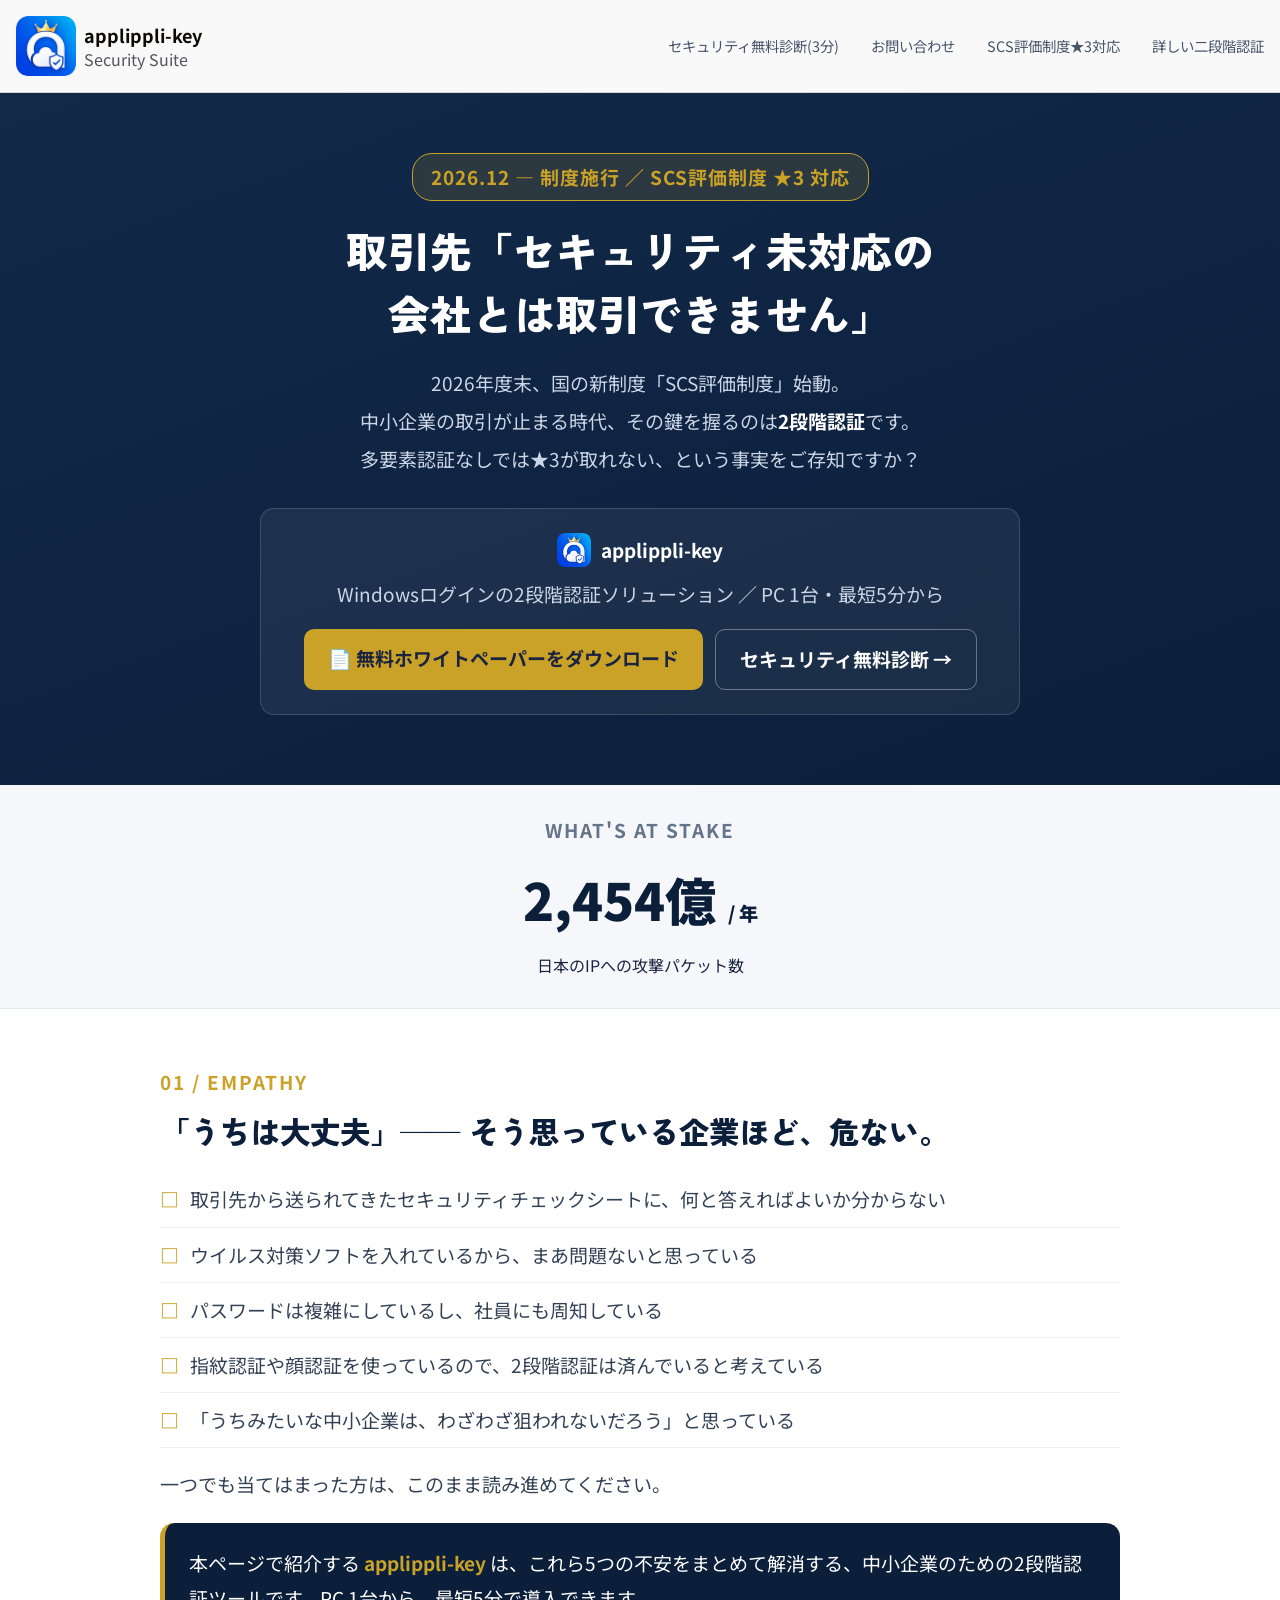
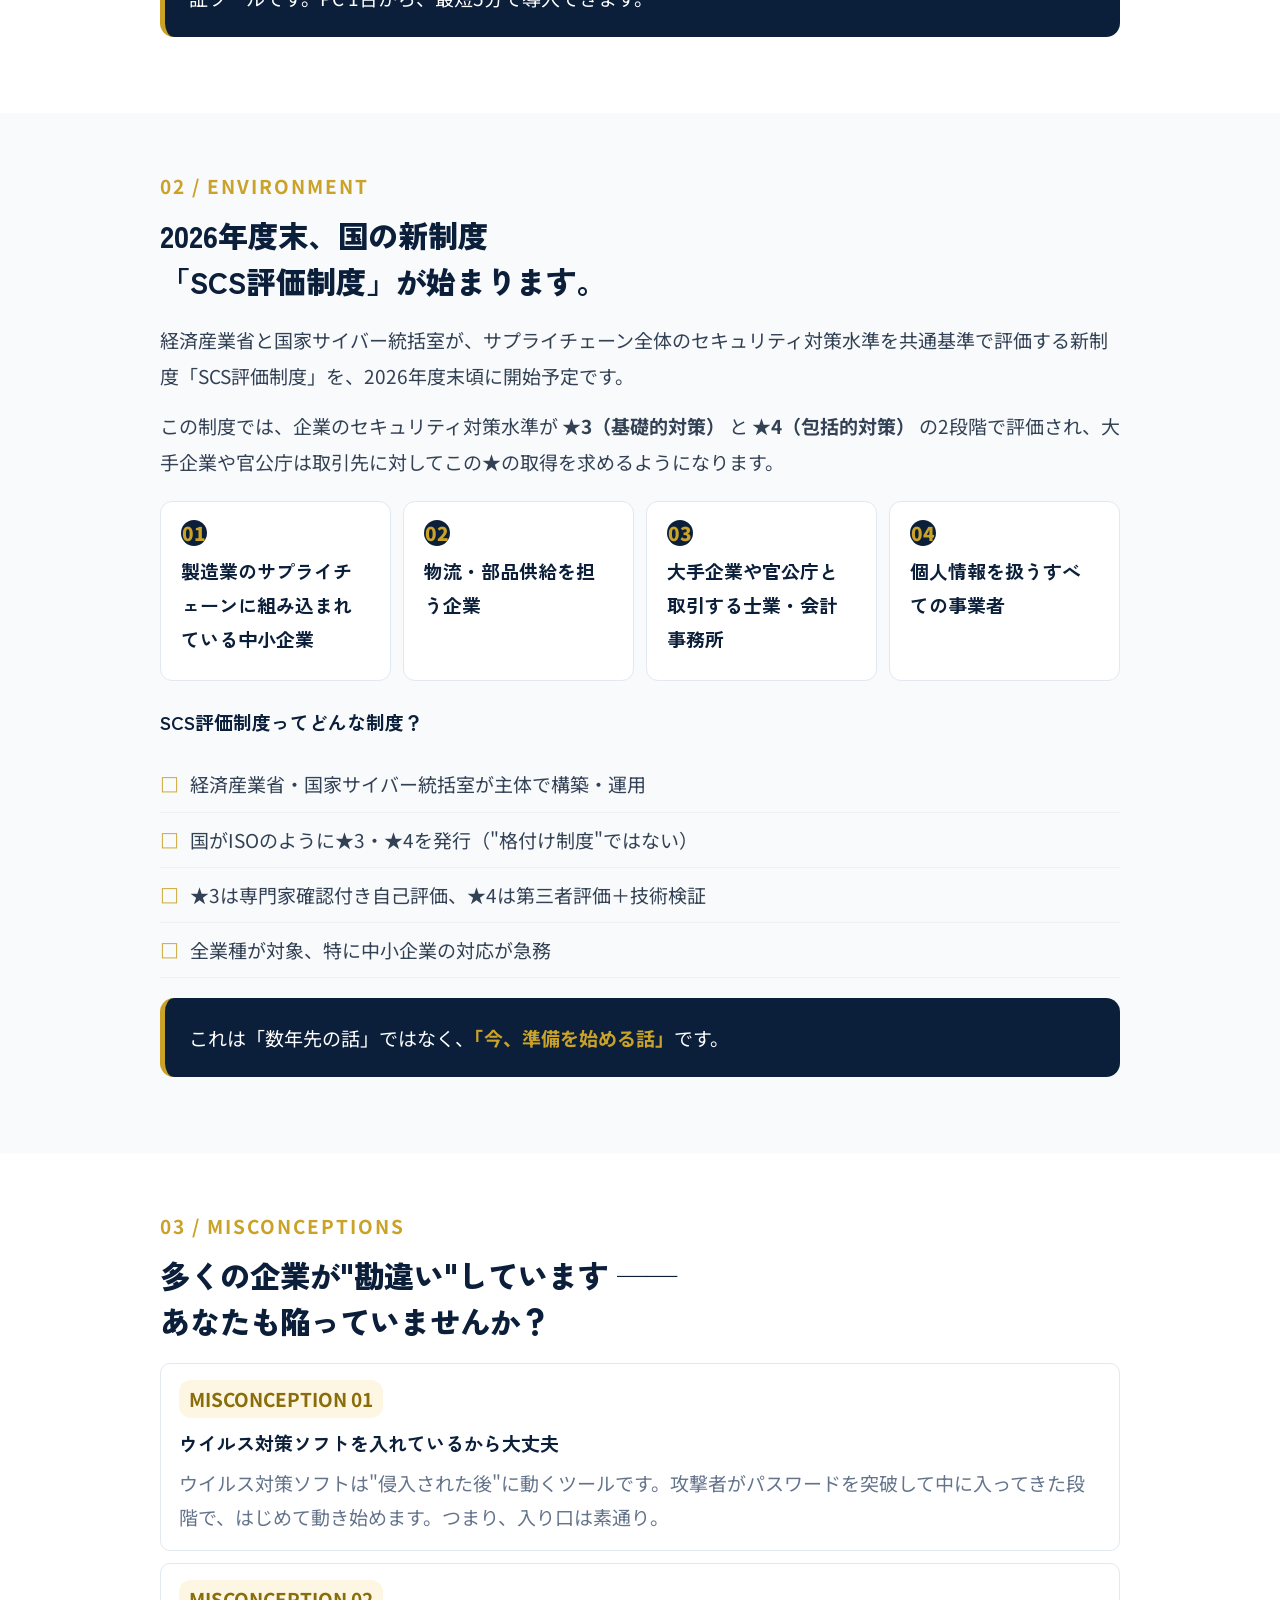
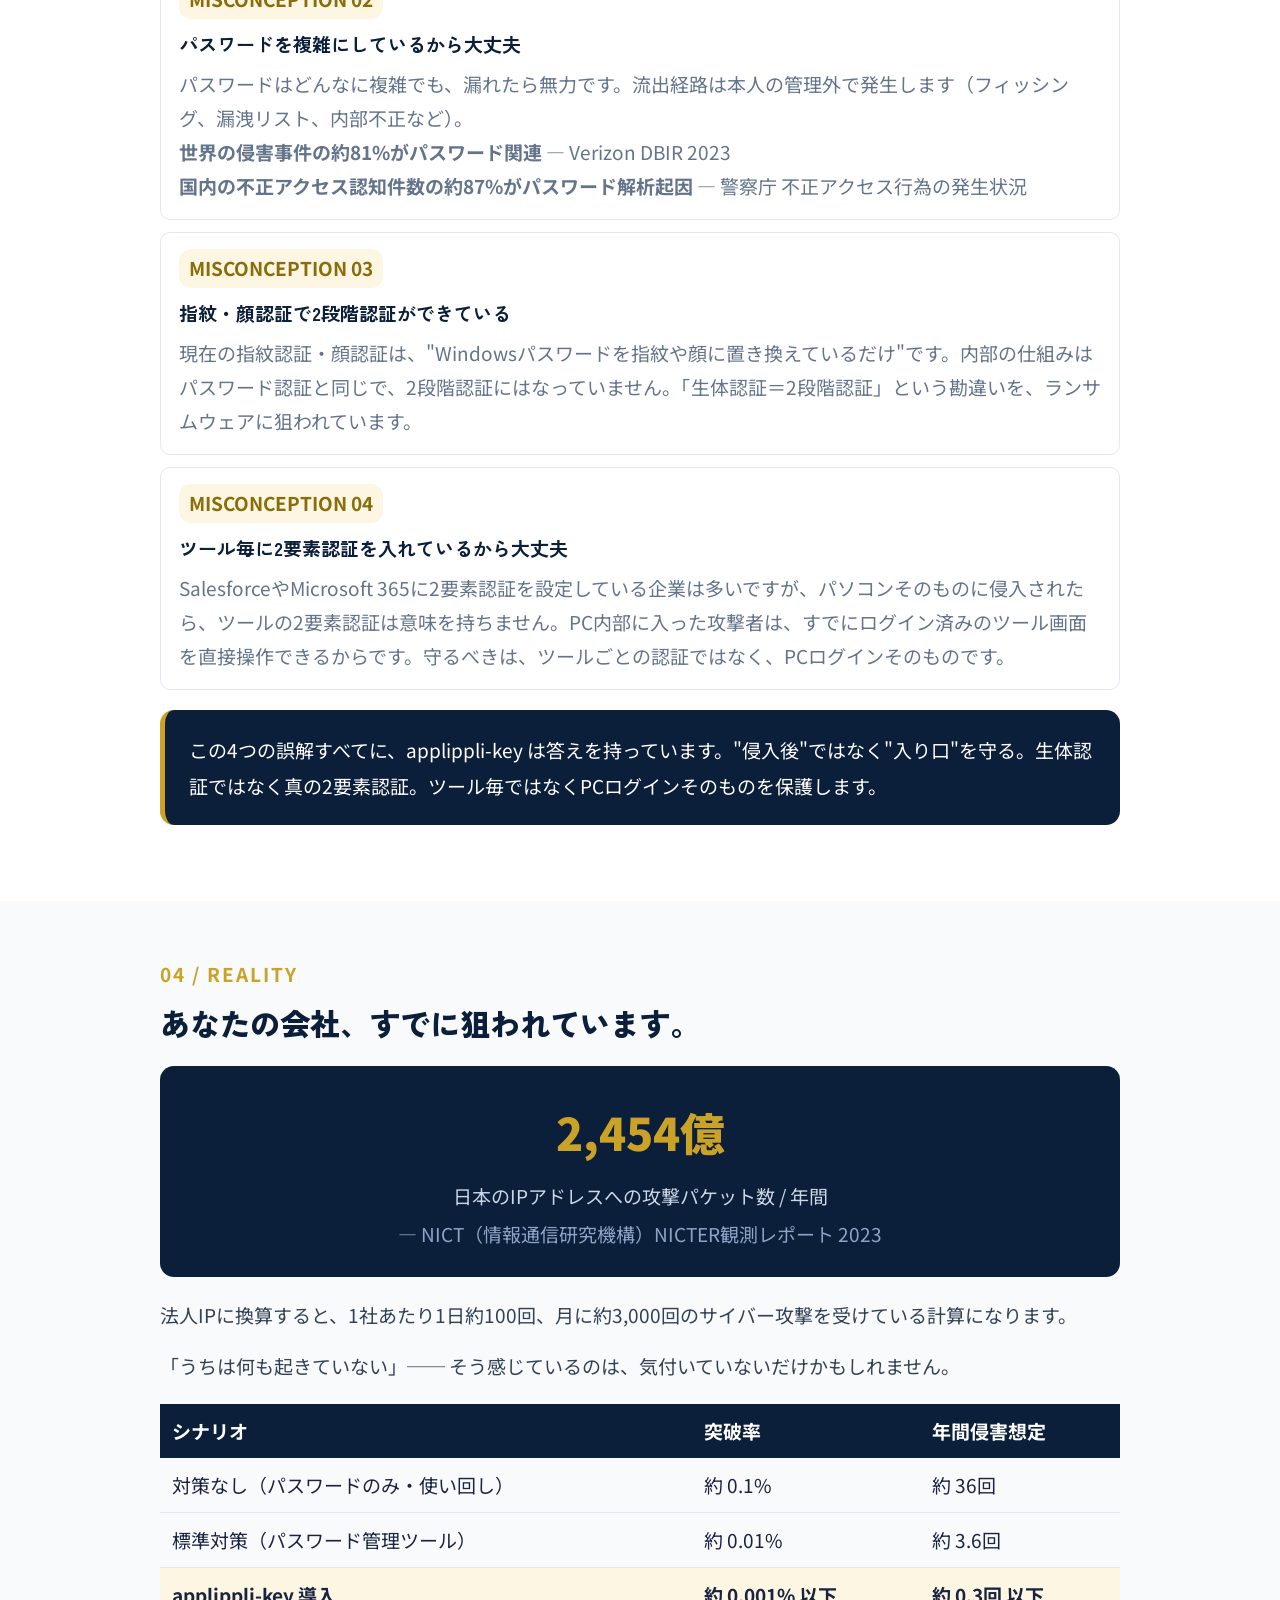
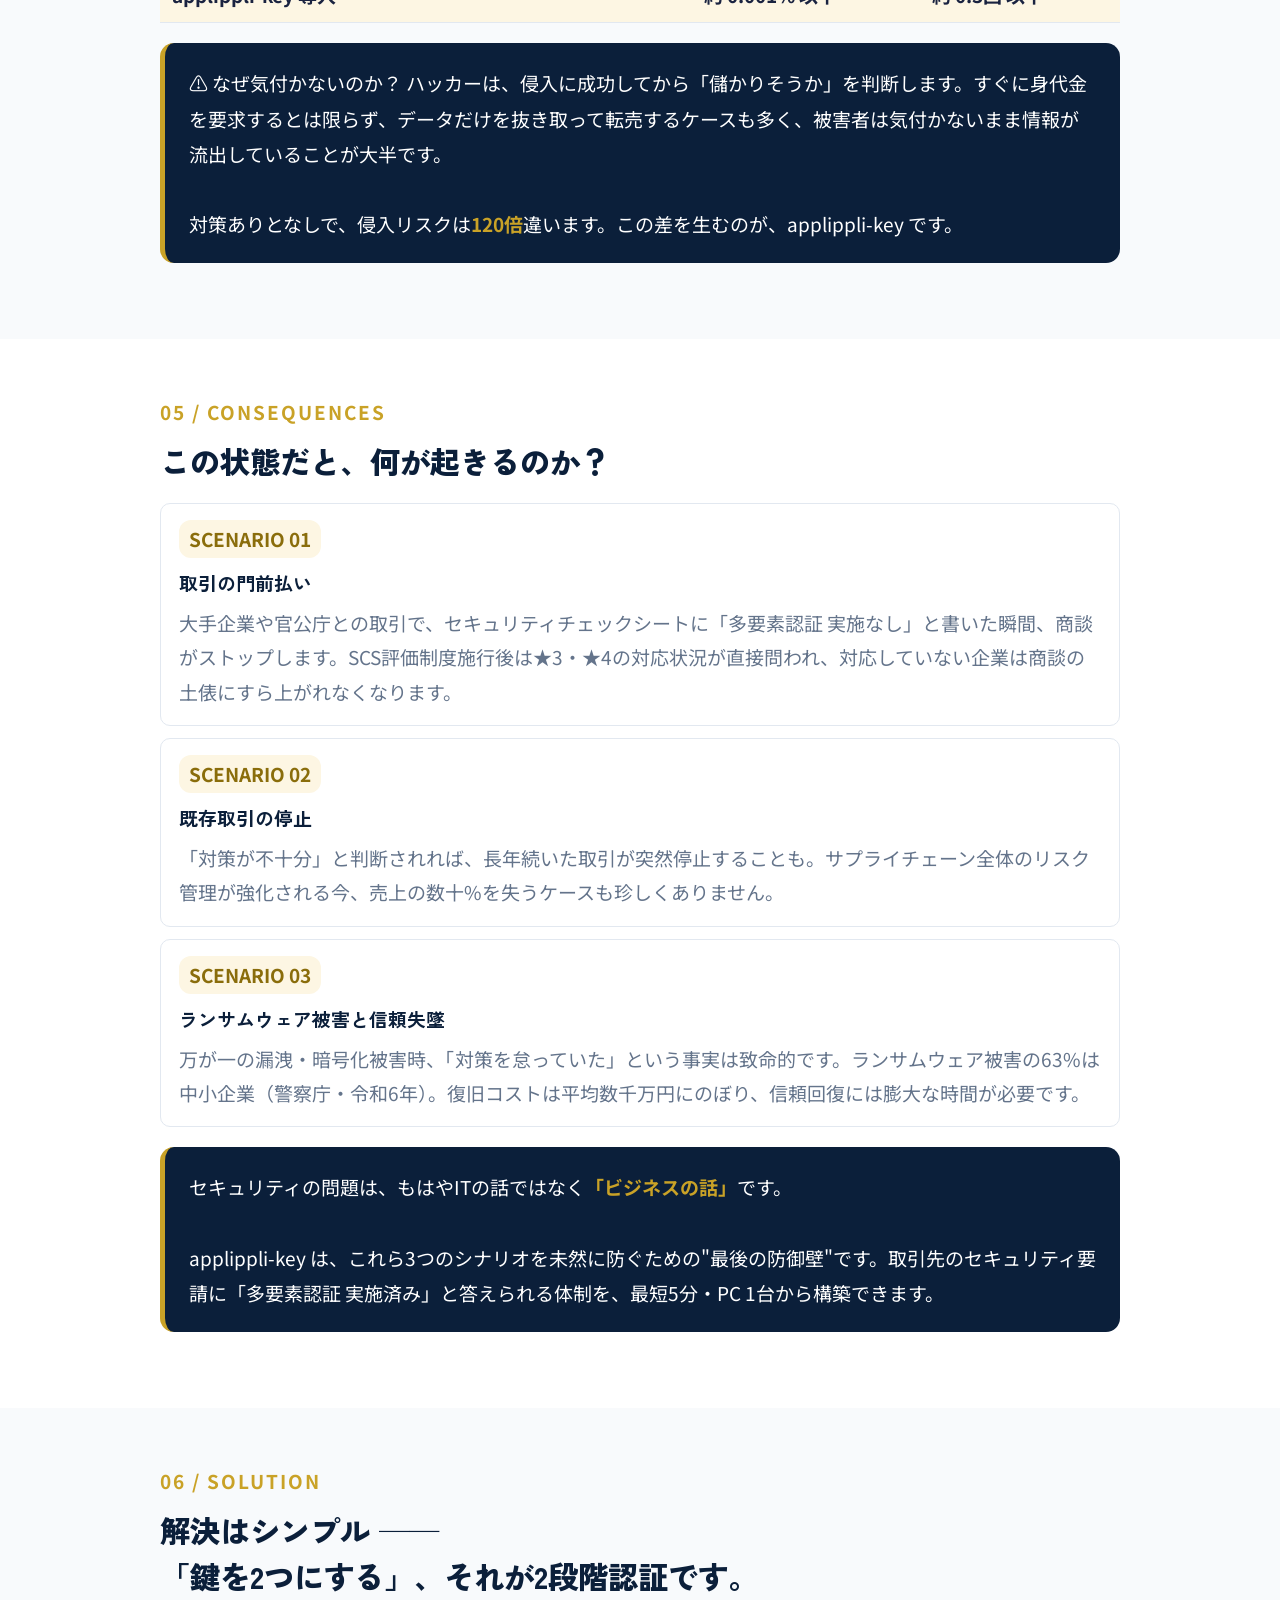
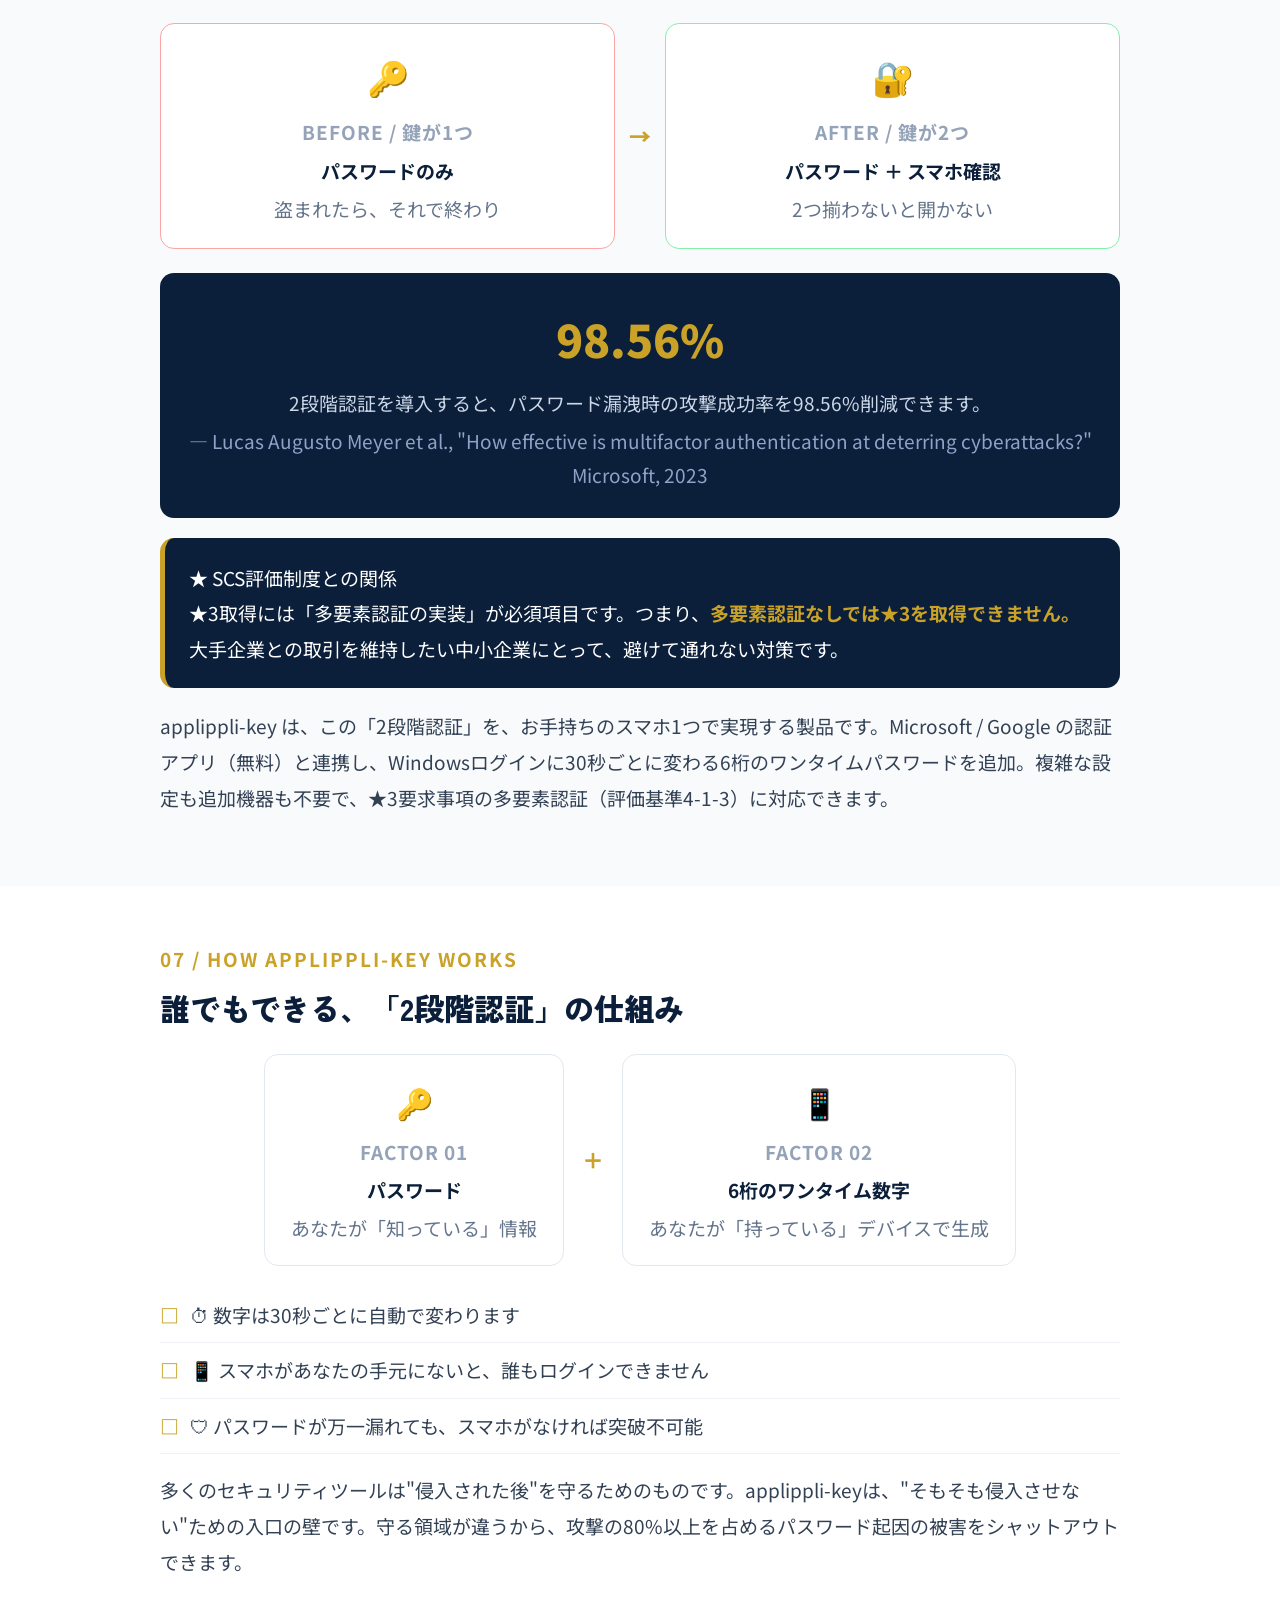
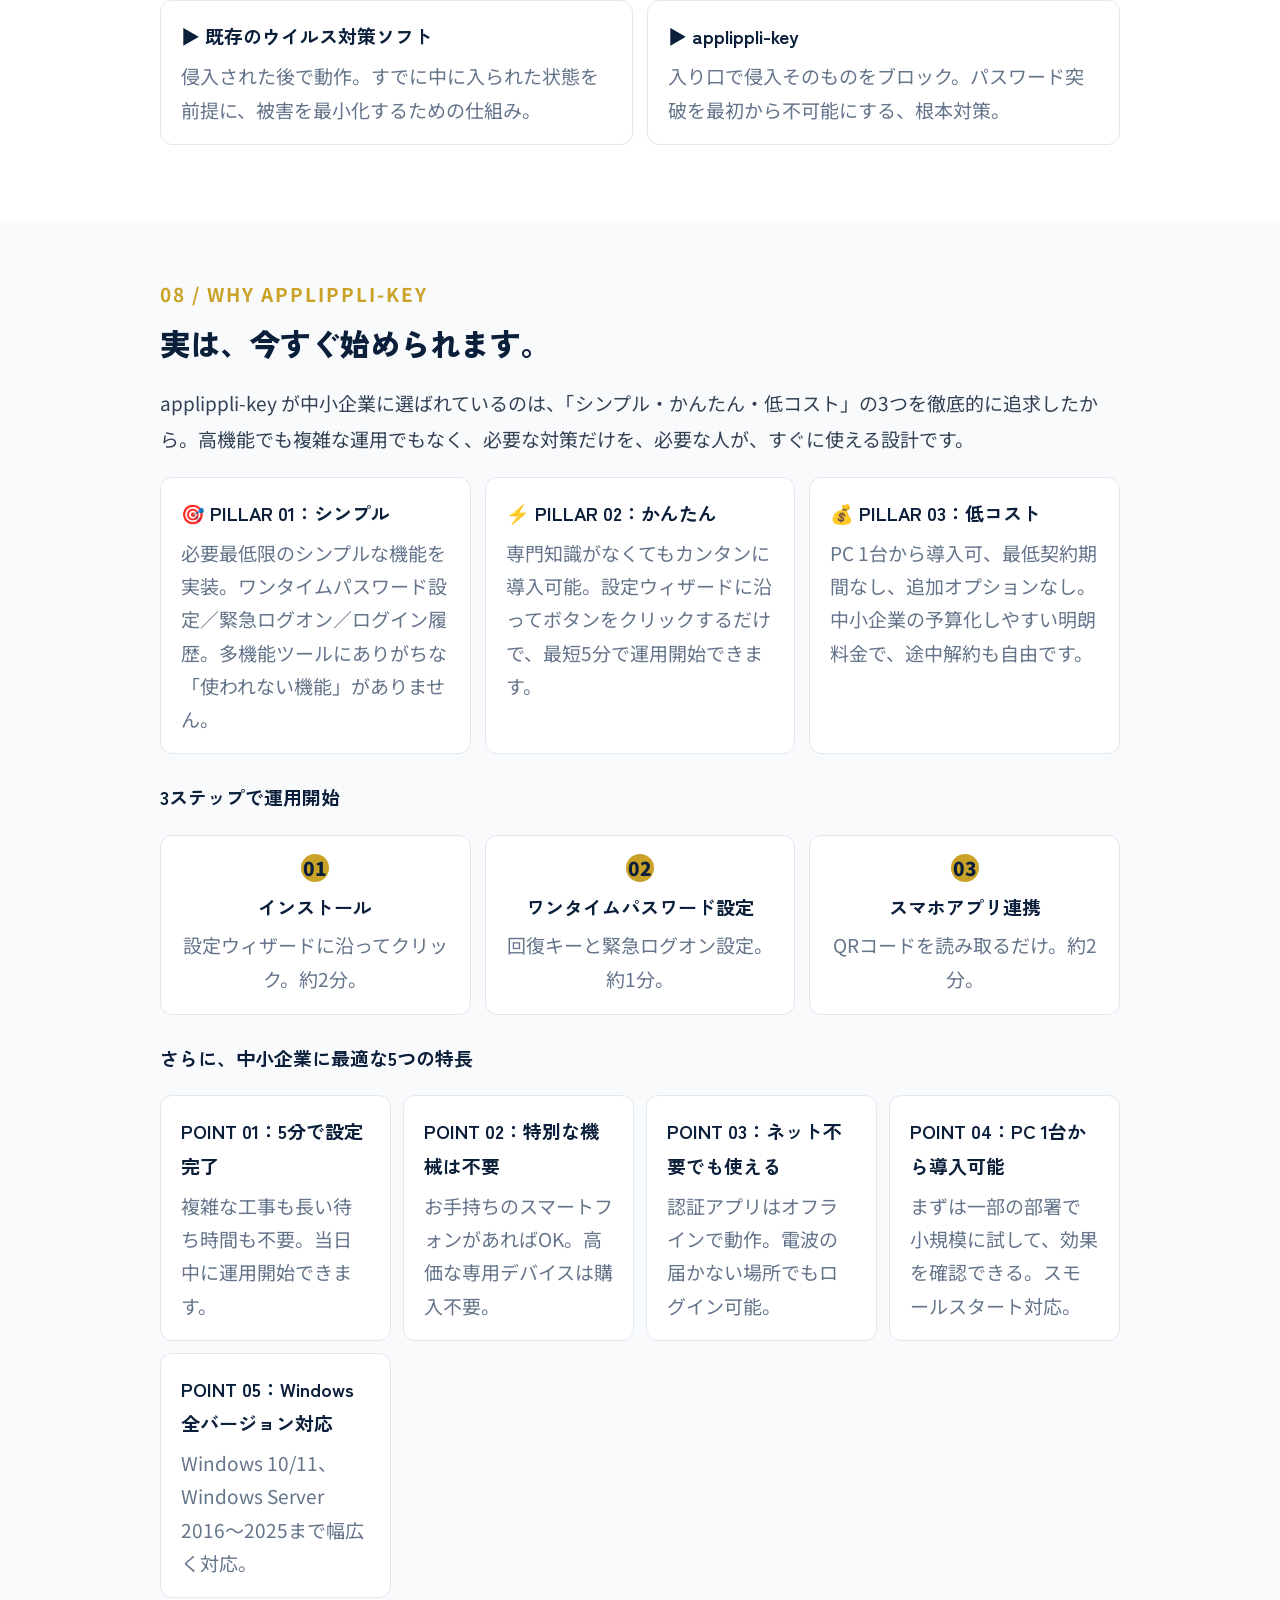
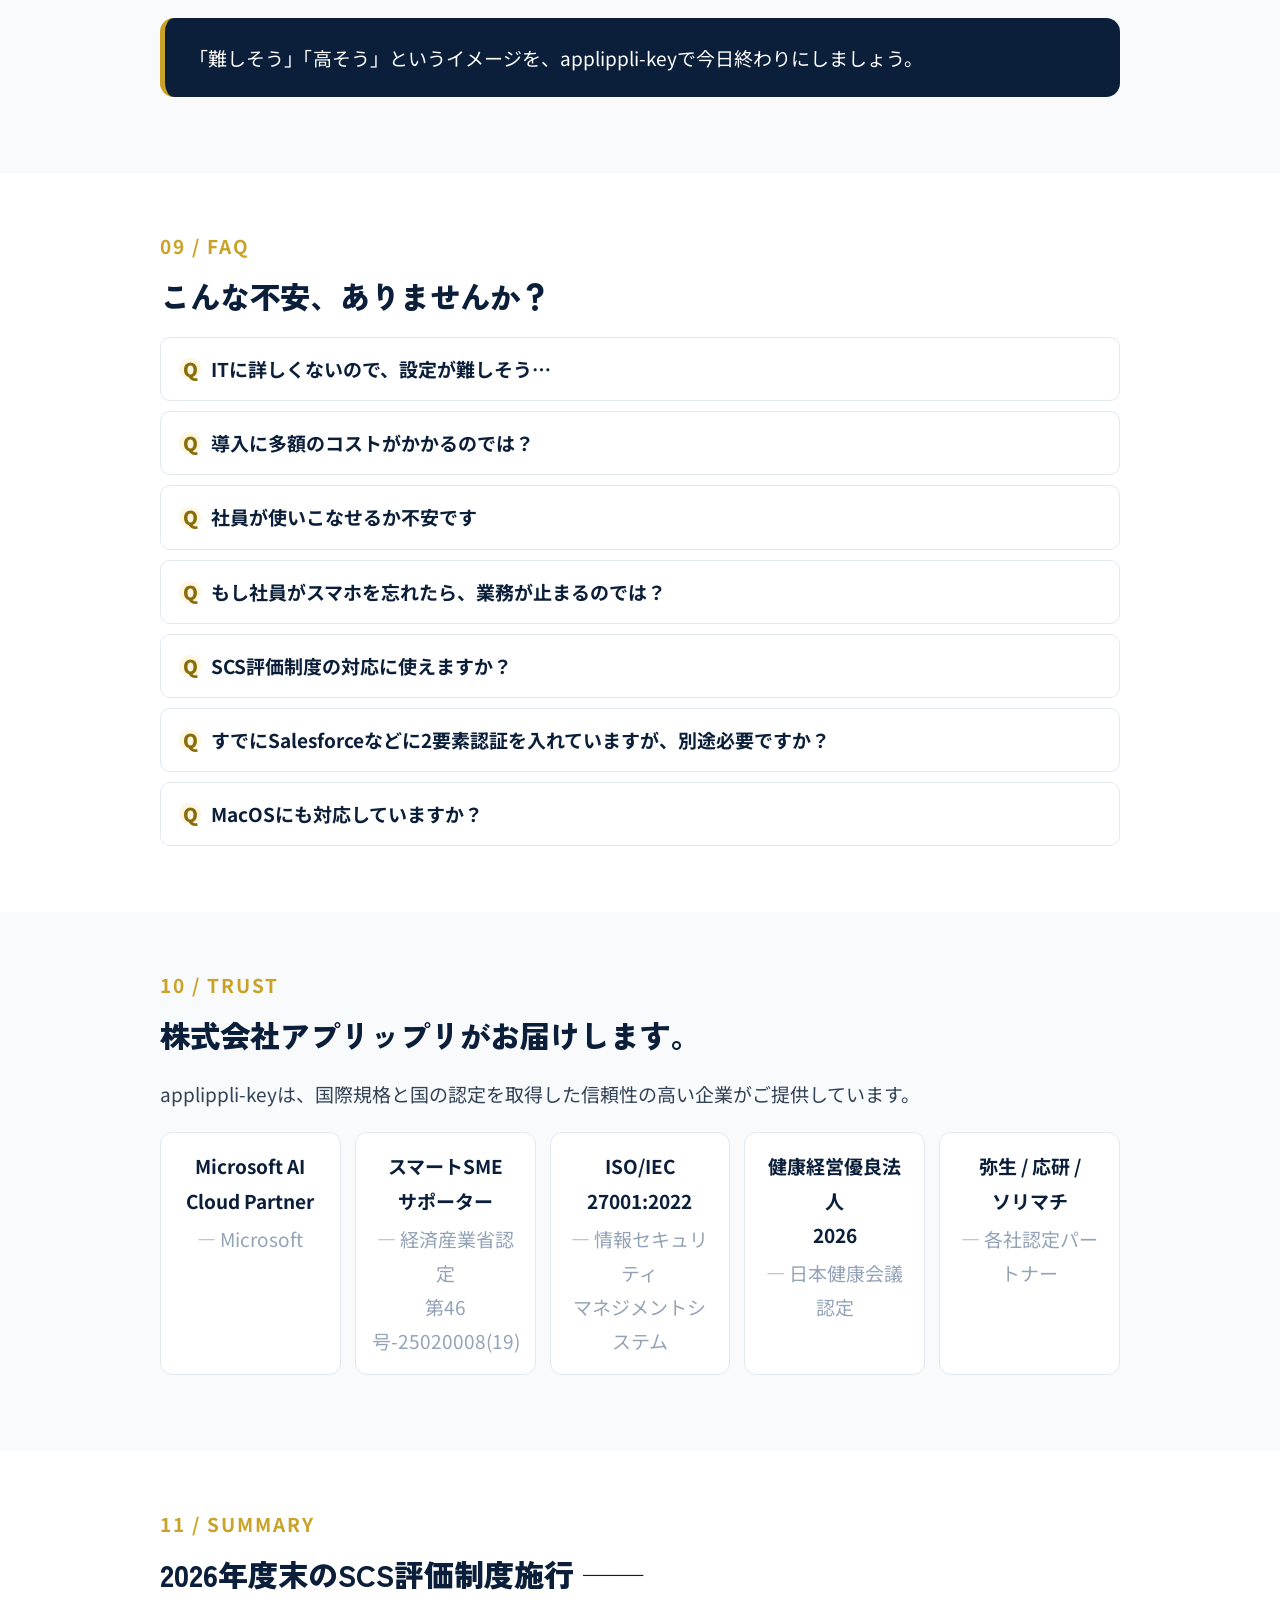
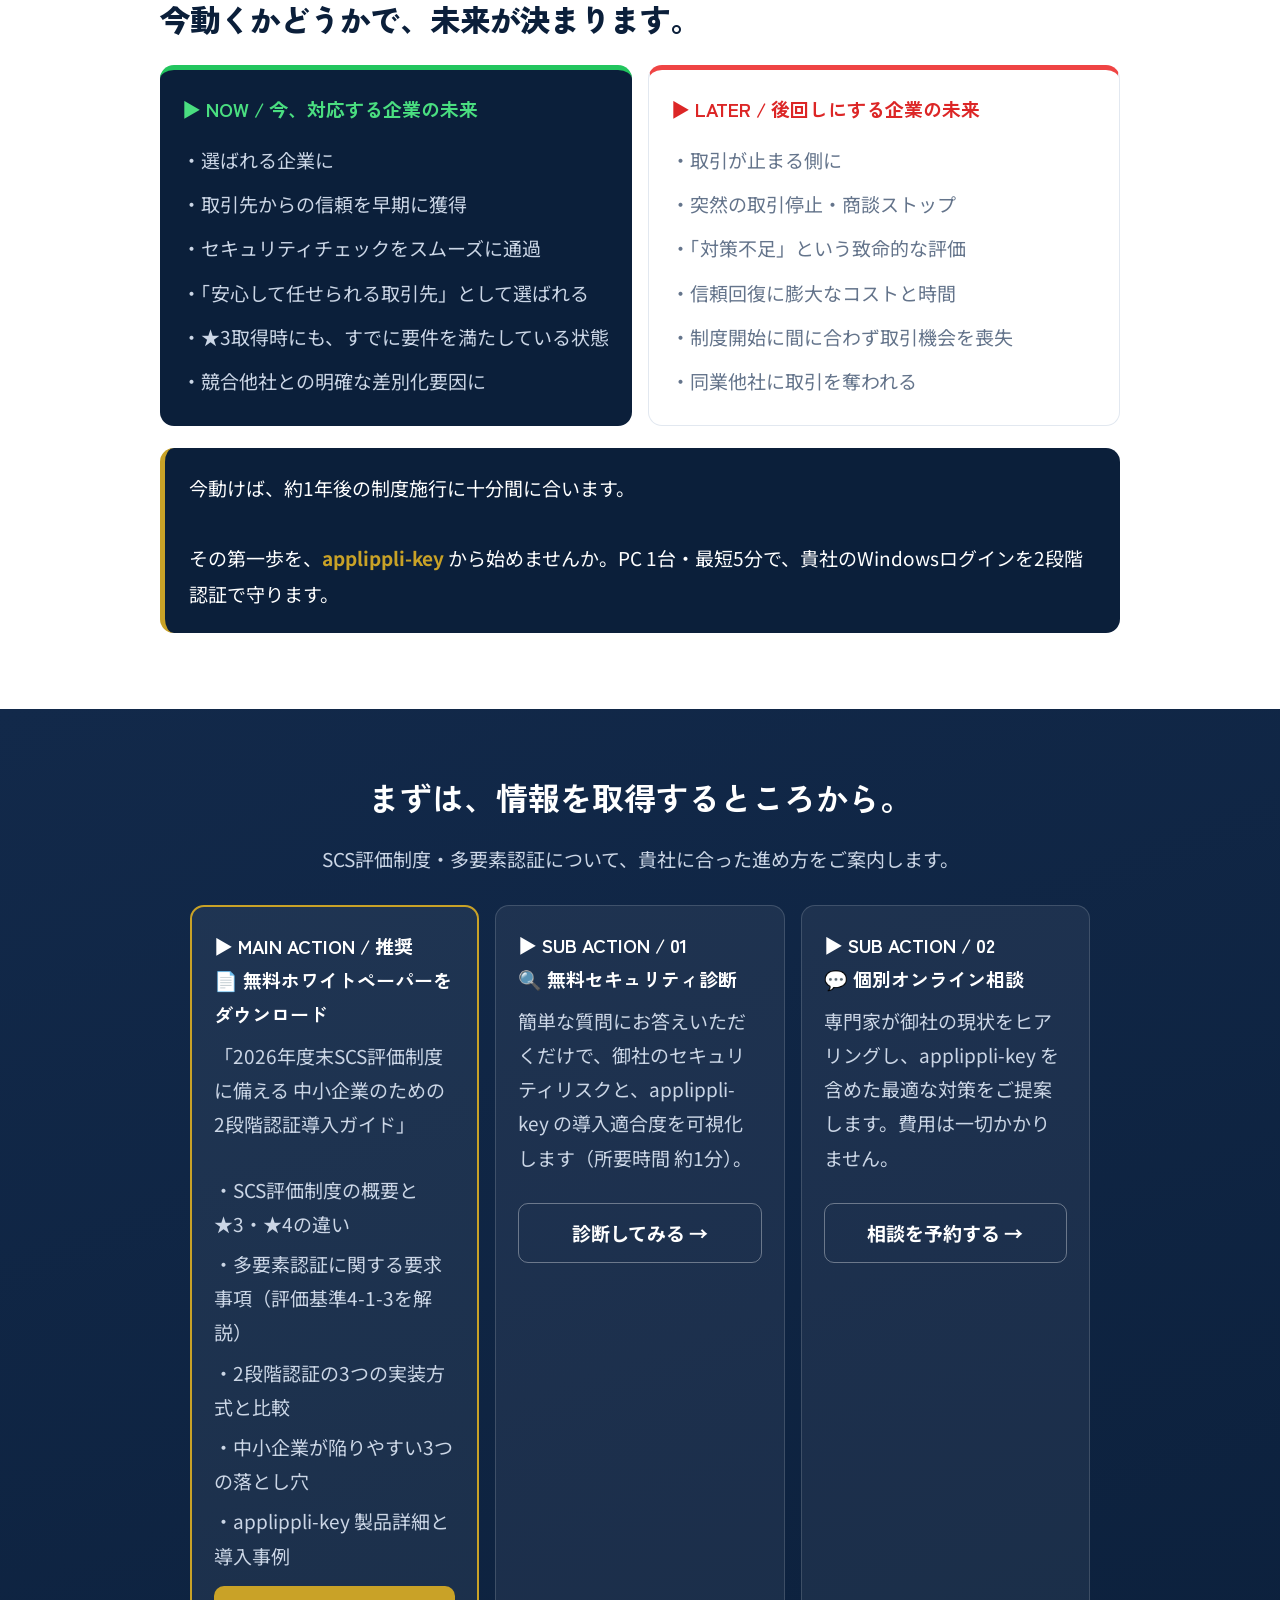
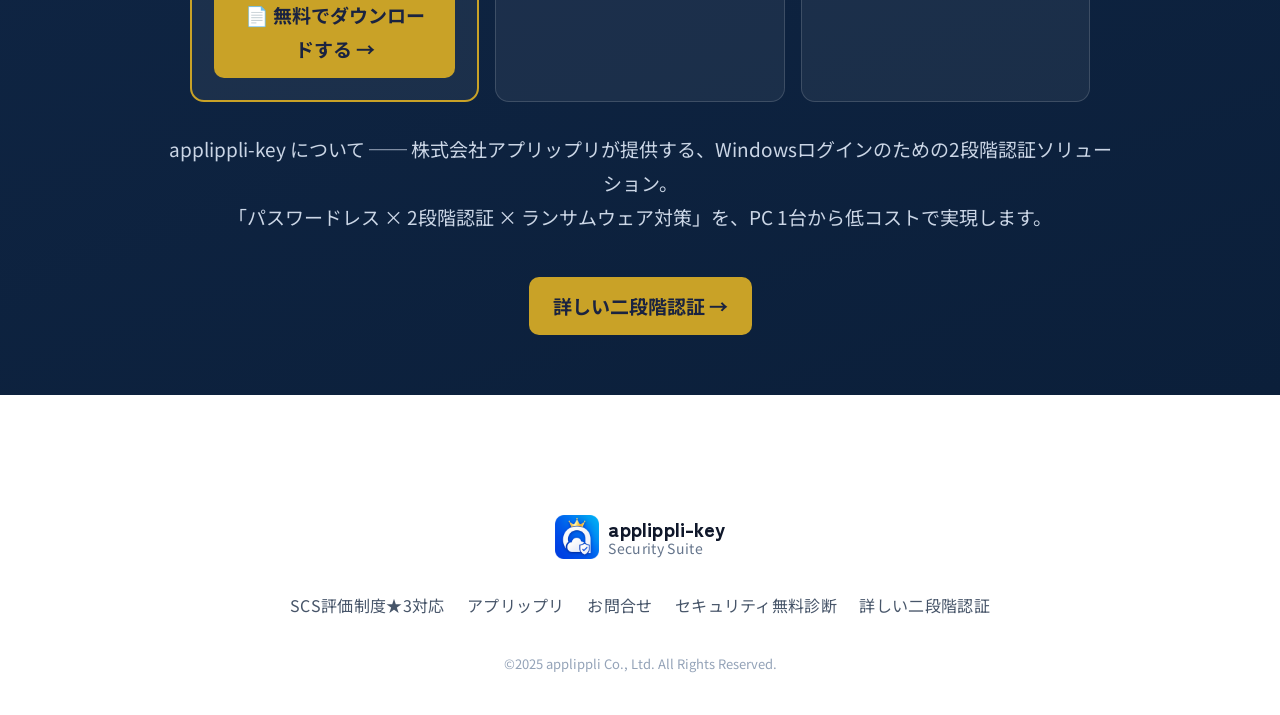
<file: 2fa-scs.html>
<!doctype html>
<html lang="ja">
<head>
<meta charset="UTF-8">
<meta name="viewport" content="width=device-width, initial-scale=1.0, maximum-scale=1">
<title>取引先「セキュリティ未対応の会社とは取引できません」｜applippli-key</title>
<meta name="description" content="2026年度末、国の新制度「SCS評価制度」始動。中小企業の取引が止まる時代、その鍵を握るのは2段階認証です。applippli-keyならPC1台・最短5分で導入できます。">
<meta name="keywords" content="SCS評価制度,2段階認証,MFA,多要素認証,Windowsログイン,中小企業,セキュリティ対策,ランサムウェア対策,認証セキュリティ,applippli-key,国産セキュリティ">
<meta name="robots" content="index, follow, max-image-preview:large, max-snippet:-1, max-video-preview:-1">
<link rel="canonical" href="https://key.applippli.co.jp/2fa-scs.html">
<meta property="og:type" content="website">
<meta property="og:site_name" content="applippli-key">
<meta property="og:title" content="取引先「セキュリティ未対応の会社とは取引できません」｜applippli-key">
<meta property="og:description" content="2026年度末、国の新制度「SCS評価制度」始動。多要素認証なしでは★3が取れない、という事実をご存知ですか？">
<meta property="og:url" content="https://key.applippli.co.jp/2fa-scs.html">
<meta property="og:image" content="https://key.applippli.co.jp/img/og-banner.png">
<meta property="og:image:width" content="1200">
<meta property="og:image:height" content="630">
<meta name="twitter:card" content="summary_large_image">
<meta name="twitter:title" content="取引先「セキュリティ未対応の会社とは取引できません」｜applippli-key">
<meta name="twitter:description" content="2026年度末、国の新制度「SCS評価制度」始動。多要素認証なしでは★3が取れない、という事実をご存知ですか？">
<meta name="twitter:image" content="https://key.applippli.co.jp/img/og-banner.png">
<link rel="icon" type="image/png" href="/img/key-logo.png">
<link href="https://fonts.googleapis.com/css2?family=Montserrat:wght@600;700;800&family=Noto+Sans+JP:wght@400;500;600;700;900&display=swap" rel="stylesheet">
<link href="https://fonts.googleapis.com/css2?family=Zen+Kaku+Gothic+New:wght@500;700;900&display=swap" rel="stylesheet">
<link rel="stylesheet" crossorigin href="/assets/index-BTMOcng_.css">
<script type="application/ld+json">
{
  "@context": "https://schema.org",
  "@graph": [
    {
      "@type": "Organization",
      "@id": "https://key.applippli.co.jp/#organization",
      "name": "株式会社アプリップリ",
      "alternateName": ["applippli Co., Ltd.", "アプリップリ"],
      "url": "https://applippli.co.jp/",
      "logo": "https://key.applippli.co.jp/img/key-logo.png",
      "image": ["https://key.applippli.co.jp/img/key-logo.png", "https://key.applippli.co.jp/img/og-banner.png"],
      "foundingDate": "2000-09-14",
      "telephone": "+81-948-42-1570",
      "address": {"@type": "PostalAddress", "postalCode": "820-0202", "addressRegion": "福岡県", "addressLocality": "嘉麻市", "streetAddress": "山野875-2", "addressCountry": "JP"},
      "sameAs": ["https://applippli.co.jp/", "https://applippli.co.jp/company/", "https://www.facebook.com/applippli", "https://applippli.jp/", "https://applippli.com/", "https://soft-rental.com/", "https://applippli-key.com/"]
    },
    {
      "@type": "WebSite",
      "@id": "https://key.applippli.co.jp/#website",
      "url": "https://key.applippli.co.jp/",
      "name": "applippli-key",
      "inLanguage": "ja",
      "publisher": {"@id": "https://key.applippli.co.jp/#organization"}
    },
    {
      "@type": "WebPage",
      "@id": "https://key.applippli.co.jp/2fa-scs.html#webpage",
      "url": "https://key.applippli.co.jp/2fa-scs.html",
      "name": "取引先「セキュリティ未対応の会社とは取引できません」｜applippli-key",
      "description": "2026年度末、国の新制度「SCS評価制度」始動。中小企業の取引が止まる時代、その鍵を握るのは2段階認証です。applippli-keyならPC1台・最短5分で導入できます。",
      "inLanguage": "ja",
      "isPartOf": {"@id": "https://key.applippli.co.jp/#website"},
      "publisher": {"@id": "https://key.applippli.co.jp/#organization"}
    },
    {
      "@type": "FAQPage",
      "mainEntity": [
        {"@type":"Question","name":"ITに詳しくないので、設定が難しそう…","acceptedAnswer":{"@type":"Answer","text":"applippli-keyは専門知識不要です。最短5分で設定が完了し、その日から使えます。設定ウィザードに沿って、ボタンをクリックしていくだけです。"}},
        {"@type":"Question","name":"導入に多額のコストがかかるのでは？","acceptedAnswer":{"@type":"Answer","text":"applippli-keyは特別な機械やサーバーの購入は不要です。PC1台から導入可能、最低契約期間もありません。まずは一部の部署で小規模に試すことができます。"}},
        {"@type":"Question","name":"社員が使いこなせるか不安です","acceptedAnswer":{"@type":"Answer","text":"applippli-keyの操作は「6桁の数字を入力するだけ」。スマホ操作に慣れていない方でも、直感的に使えます。"}},
        {"@type":"Question","name":"もし社員がスマホを忘れたら、業務が止まるのでは？","acceptedAnswer":{"@type":"Answer","text":"applippli-keyには緊急ログオン機能があり、業務を止めることなく対応できます。回数制限以内にスマホを用意していただく運用です。"}},
        {"@type":"Question","name":"SCS評価制度の対応に使えますか？","acceptedAnswer":{"@type":"Answer","text":"★3要求事項のうち、多要素認証（評価基準4-1-3）の実装手段としてご活用いただけます。多要素認証は★3の必須項目のため、applippli-keyの導入が制度対応に直接寄与します。"}},
        {"@type":"Question","name":"すでにSalesforceなどに2要素認証を入れていますが、別途必要ですか？","acceptedAnswer":{"@type":"Answer","text":"ツール毎の2要素認証は、PCそのものに侵入された後は機能しません。applippli-keyでPCログインに2段階認証をかけることで、最も狙われる入り口を守ることができます。"}},
        {"@type":"Question","name":"MacOSにも対応していますか？","acceptedAnswer":{"@type":"Answer","text":"現在applippli-keyはWindows OSのみとなっております。今後、MacOS対応もリリース予定です。"}}
      ]
    }
  ]
}
</script>
<style>
  *:not(header):not(header *):not(footer):not(footer *){margin:0;padding:0;box-sizing:border-box;}
  html{scroll-behavior:smooth;}
  body{font-family:'Noto Sans JP',sans-serif;color:#1a2340;background:#fff;line-height:1.8;}
  h1,h2,h3,h4{font-family:'Zen Kaku Gothic New','Noto Sans JP',sans-serif;}
  a{color:inherit;}
  .wrap{max-width:1000px;margin:0 auto;padding:0 20px;}
  .navy{background:#0b1f3a;color:#fff;}
  .gold{color:#c9a227;}

  /* header/footer (index.htmlと共通) */
  .ak-logo-swapped { background: transparent !important; overflow: hidden; width: 3.75rem !important; height: 3.75rem !important; }
  .ak-logo-swapped > * { display: none !important; }
  .ak-logo-swapped .ak-logo-img { display: block !important; width: 100% !important; height: 100% !important; object-fit: contain; border-radius: 0.5rem; }
  header .text-xs { font-size: 16px !important; }
  .scs-badge { display: inline-flex; align-items: center; gap: 0.25rem; font-size: 0.9rem; font-weight: 400; white-space: nowrap; text-decoration: none; background: none; border: none; padding: 0; border-radius: 0; }
  .plain-contact { color: #475569; font-weight: 400; font-size: 0.9rem; text-decoration: none; cursor: pointer; white-space: nowrap; }
  .plain-contact:hover { text-decoration: underline; }
  .scs-badge, .scs-badge:link, .scs-badge:visited { color: #475569; font-weight: 400; }
  .scs-badge:hover { text-decoration: underline; }
  .scs-badge-footer-wrap { margin-top: 0.5rem; }
  .scs-badge-footer-wrap .scs-badge { margin-left: -0.9rem; }
  footer { border-top: none !important; }
  #akey-footer-links { display: flex; flex-wrap: wrap; justify-content: center; align-items: center; gap: 1.4rem; padding: 2.5rem 1.25rem; font-family: 'Noto Sans JP', sans-serif; }
  #akey-footer-links .fl-brandrow { flex-basis: 100%; width: 100%; display: flex; justify-content: center; margin-bottom: 0.6rem; }
  #akey-footer-links .fl-brand { display: inline-flex; align-items: center; gap: 0.6rem; text-decoration: none; }
  #akey-footer-links .fl-logo { width: 44px; height: 44px; object-fit: contain; flex: 0 0 auto; }
  #akey-footer-links .fl-brand-text { display: inline-flex; flex-direction: column; line-height: 1.15; }
  #akey-footer-links .fl-brand-name { font-size: 1.25rem; font-weight: 800; color: #0f172a; letter-spacing: 0.01em; font-family: 'Zen Kaku Gothic New', 'Noto Sans JP', sans-serif; }
  #akey-footer-links .fl-brand-sub { font-size: 14px; font-weight: 400; color: #64748b; font-family: 'Noto Sans JP', sans-serif; }
  #akey-footer-links .fl-sep { display: none; }
  #akey-footer-links .fl-copy { flex-basis: 100%; width: 100%; margin: 0.6rem 0 0; text-align: center; font-size: 13px; font-weight: 400; color: #94a3b8; }
  #akey-footer-links a { color: #475569; font-size: 16px; font-weight: 400; letter-spacing: 0.02em; font-family: 'Noto Sans JP', sans-serif; text-decoration: none; transition: color 0.15s; }
  #akey-footer-links a:hover { color: #015beb; }
  @media (max-width: 600px) { #akey-footer-links .fl-sep { display: none; } #akey-footer-links { gap: 0.9rem 1.4rem; } }

  /* hero */
  .hero{background:linear-gradient(160deg,#12294a,#0b1f3a);color:#fff;padding:60px 20px 70px;text-align:center;}
  .hero .tag{display:inline-block;background:rgba(201,162,39,.15);border:1px solid #c9a227;color:#c9a227;font-weight:700;font-size:19px;letter-spacing:1px;padding:6px 18px;border-radius:20px;margin-bottom:18px;}
  .hero h1{font-size:clamp(1.6rem,4.2vw,2.6rem);font-weight:900;line-height:1.5;margin-bottom:20px;}
  .hero p.lead{max-width:680px;margin:0 auto 30px;font-size:19px;color:#cbd6e6;line-height:2;}
  .hero p.lead b{color:#fff;}
  .mini-banner{max-width:760px;margin:0 auto;background:rgba(255,255,255,.06);border:1px solid rgba(255,255,255,.15);border-radius:14px;padding:24px;}
  .mini-banner .brand2{display:flex;align-items:center;justify-content:center;gap:10px;margin-bottom:10px;}
  .mini-banner .brand2 img{width:34px;height:34px;border-radius:8px;}
  .mini-banner .brand2 span{font-weight:700;font-size:19px;}
  .mini-banner p{color:#cbd6e6;font-size:19px;margin-bottom:18px;}
  .cta-row{display:flex;gap:12px;justify-content:center;flex-wrap:wrap;}
  .btn-gold{display:inline-block;background:#c9a227;color:#1a2340;font-weight:700;padding:12px 24px;border-radius:10px;text-decoration:none;font-size:19px;}
  .btn-ghost{display:inline-block;background:transparent;color:#fff;border:1px solid rgba(255,255,255,.35);font-weight:700;padding:12px 24px;border-radius:10px;text-decoration:none;font-size:19px;}

  /* stat banner */
  .stat-banner{background:#f5f7fb;padding:28px 20px;text-align:center;border-bottom:1px solid #e2e8f0;}
  .stat-banner .label{font-size:19px;color:#64748b;letter-spacing:2px;font-weight:700;}
  .stat-banner .num{font-size:clamp(2rem,6vw,3.2rem);font-weight:900;color:#0b1f3a;margin:6px 0;}
  .stat-banner .src{font-size:19px;color:#94a3b8;}

  section.sec{padding:56px 20px;}
  section.sec.alt{background:#f8fafc;}
  .sec-label{display:inline-block;font-size:19px;font-weight:700;color:#c9a227;letter-spacing:2px;margin-bottom:10px;}
  .sec h2{font-size:clamp(1.3rem,3.4vw,1.9rem);font-weight:900;color:#0b1f3a;line-height:1.5;margin-bottom:18px;}
  .sec p.body{font-size:19px;color:#334155;line-height:1.9;margin-bottom:14px;}

  ul.check{list-style:none;margin:18px 0;}
  ul.check li{position:relative;padding:10px 0 10px 30px;border-bottom:1px solid #eef1f6;font-size:19px;color:#334155;}
  ul.check li::before{content:"□";position:absolute;left:0;color:#c9a227;font-weight:900;}

  .callout{background:#0b1f3a;color:#fff;border-radius:14px;padding:22px 24px;margin:20px 0;font-size:19px;line-height:1.85;border-left:5px solid #c9a227;}
  .callout b{color:#c9a227;}

  .grid2{display:grid;grid-template-columns:repeat(auto-fit,minmax(220px,1fr));gap:14px;margin:20px 0;}
  .grid4{display:grid;grid-template-columns:repeat(auto-fit,minmax(200px,1fr));gap:12px;margin:20px 0;}
  .card{background:#fff;border:1px solid #e2e8f0;border-radius:12px;padding:18px 20px;}
  .card h3{font-size:19px;color:#0b1f3a;font-weight:700;margin-bottom:6px;}
  .card p{font-size:19px;color:#64748b;line-height:1.75;}
  .card .num{display:inline-block;background:#0b1f3a;color:#c9a227;font-weight:900;font-size:19px;width:26px;height:26px;border-radius:50%;text-align:center;line-height:26px;margin-bottom:8px;}

  table.cmp{width:100%;border-collapse:collapse;margin:20px 0;font-size:19px;}
  table.cmp th{background:#0b1f3a;color:#fff;padding:10px 12px;text-align:left;}
  table.cmp td{padding:10px 12px;border-bottom:1px solid #e2e8f0;}
  table.cmp tr:last-child td{background:#fdf6e3;font-weight:700;}

  .scenario{border-left:4px solid #c9a227;background:#fff;border:1px solid #e2e8f0;border-radius:10px;padding:16px 18px;margin-bottom:12px;}
  .scenario .n{display:inline-block;background:#fdf6e3;color:#8a6d0b;font-weight:700;font-size:19px;padding:2px 10px;border-radius:12px;margin-bottom:8px;}
  .scenario h3{font-size:19px;color:#0b1f3a;margin-bottom:6px;}
  .scenario p{font-size:19px;color:#64748b;line-height:1.8;}

  .compare2{display:grid;grid-template-columns:1fr auto 1fr;gap:14px;align-items:center;margin:24px 0;}
  .compare-box{background:#fff;border:1px solid #e2e8f0;border-radius:14px;padding:22px;text-align:center;}
  .compare-box.before{border-color:#fca5a5;}
  .compare-box.after{border-color:#86efac;}
  .compare-box .ico{font-size:34px;margin-bottom:8px;}
  .compare-box .ttl{font-size:19px;color:#94a3b8;font-weight:700;letter-spacing:1px;margin-bottom:4px;}
  .compare-box .main{font-size:19px;font-weight:700;color:#0b1f3a;margin-bottom:4px;}
  .compare-box .sub{font-size:19px;color:#64748b;}
  .arrow-mid{font-size:22px;color:#c9a227;font-weight:900;}

  .stat-big{text-align:center;background:#0b1f3a;color:#fff;border-radius:14px;padding:26px;margin:20px 0;}
  .stat-big .n{font-size:clamp(2rem,5vw,2.8rem);font-weight:900;color:#c9a227;}
  .stat-big p{font-size:19px;color:#cbd6e6;margin-top:6px;}
  .stat-big .src{font-size:19px;color:#8fa3c8;margin-top:4px;}

  .factor-row{display:flex;align-items:center;justify-content:center;gap:18px;flex-wrap:wrap;margin:22px 0;}
  .factor{background:#fff;border:1px solid #e2e8f0;border-radius:14px;padding:20px 26px;text-align:center;min-width:180px;}
  .factor .ico{font-size:30px;margin-bottom:6px;}
  .factor .ttl{font-size:19px;color:#94a3b8;font-weight:700;letter-spacing:1px;}
  .factor .main{font-size:19px;font-weight:700;color:#0b1f3a;margin:4px 0;}
  .factor .sub{font-size:19px;color:#64748b;}
  .plus{font-size:22px;color:#c9a227;font-weight:900;}

  .steps3{display:grid;grid-template-columns:repeat(auto-fit,minmax(200px,1fr));gap:14px;margin:20px 0;}
  .steps3 .st{background:#fff;border:1px solid #e2e8f0;border-radius:12px;padding:18px;text-align:center;}
  .steps3 .st .n{display:inline-block;background:#c9a227;color:#0b1f3a;font-weight:900;font-size:19px;width:28px;height:28px;border-radius:50%;line-height:28px;margin-bottom:8px;}
  .steps3 .st h3{font-size:19px;color:#0b1f3a;margin-bottom:4px;}
  .steps3 .st p{font-size:19px;color:#64748b;}

  details.faq{background:#fff;border:1px solid #e2e8f0;border-radius:10px;margin-bottom:10px;overflow:hidden;}
  details.faq summary{padding:14px 18px;cursor:pointer;font-weight:700;font-size:19px;color:#0b1f3a;list-style:none;display:flex;align-items:center;gap:10px;}
  details.faq summary::before{content:"Q";flex:0 0 auto;width:22px;height:22px;border-radius:50%;background:#fdf6e3;color:#8a6d0b;font-size:19px;font-weight:900;display:flex;align-items:center;justify-content:center;}
  details.faq .a{padding:0 18px 16px 50px;font-size:19px;color:#64748b;line-height:1.8;}

  .trust-grid{display:grid;grid-template-columns:repeat(auto-fit,minmax(180px,1fr));gap:14px;margin:20px 0;}
  .trust-card{background:#fff;border:1px solid #e2e8f0;border-radius:12px;padding:16px;text-align:center;}
  .trust-card .main{font-size:19px;font-weight:700;color:#0b1f3a;}
  .trust-card .src{font-size:19px;color:#94a3b8;margin-top:4px;}

  .summary2{display:grid;grid-template-columns:repeat(auto-fit,minmax(260px,1fr));gap:16px;margin:22px 0;}
  .summary-box{border-radius:14px;padding:22px;}
  .summary-box.now{background:#0b1f3a;color:#fff;border-top:5px solid #22c55e;}
  .summary-box.later{background:#fff;border:1px solid #e2e8f0;border-top:5px solid #ef4444;}
  .summary-box h3{font-size:19px;margin-bottom:12px;}
  .summary-box.now h3{color:#4ade80;}
  .summary-box.later h3{color:#dc2626;}
  .summary-box ul{list-style:none;font-size:19px;}
  .summary-box.now ul{color:#cbd6e6;}
  .summary-box.later ul{color:#64748b;}
  .summary-box li{padding:5px 0;}

  .final-cta{background:linear-gradient(160deg,#12294a,#0b1f3a);color:#fff;text-align:center;padding:60px 20px;}
  .final-cta h2{font-size:clamp(1.3rem,3.6vw,2rem);margin-bottom:16px;}
  .final-cta p{color:#cbd6e6;font-size:19px;margin-bottom:28px;}
  .action-grid{display:grid;grid-template-columns:repeat(auto-fit,minmax(260px,1fr));gap:16px;max-width:900px;margin:0 auto;text-align:left;}
  .action-card{background:rgba(255,255,255,.06);border:1px solid rgba(255,255,255,.15);border-radius:14px;padding:22px;}
  .action-card.main{border:2px solid #c9a227;}
  .action-card h3{font-size:19px;margin-bottom:8px;}
  .action-card ul{list-style:none;font-size:19px;color:#cbd6e6;margin:10px 0;}
  .action-card li{padding:3px 0;}
  .action-card .btn-gold, .action-card .btn-ghost{display:block;text-align:center;margin-top:10px;}

  @media (max-width:640px){
    .compare2{grid-template-columns:1fr;}
    .arrow-mid{transform:rotate(90deg);}
  }
</style>
</head>
<body>

<header class="sticky top-0 z-50 bg-background/80 backdrop-blur-md border-b border-border"><nav class="container mx-auto px-4 py-4 flex items-center justify-between"><a href="/" class="flex items-center gap-2" style="text-decoration:none;cursor:pointer;"><div class="w-10 h-10 bg-accent rounded-lg flex items-center justify-center ak-logo-swapped"><img class="ak-logo-img" src="/img/key-logo.png" alt="applippli-key"></div><div><div class="font-bold text-lg text-foreground">applippli-key</div><div class="text-xs text-muted-foreground">Security Suite</div></div></a><div class="hidden md:flex items-center gap-8"><a class="plain-contact scs-diag" href="https://scs-check.applippli.co.jp/pw-risk">セキュリティ無料診断(3分)</a><a class="plain-contact" href="https://applippli-key.com/inquiry/">お問い合わせ</a><a class="scs-badge" href="/2fa-scs.html">SCS評価制度★3対応</a><a class="scs-badge scs-detail" href="https://applippli-key.com/">詳しい二段階認証</a></div></nav></header>

<section class="hero">
  <div class="wrap">
    <span class="tag">2026.12 — 制度施行 ／ SCS評価制度 ★3 対応</span>
    <h1>取引先「セキュリティ未対応の<br>会社とは取引できません」</h1>
    <p class="lead">2026年度末、国の新制度「SCS評価制度」始動。<br>
    中小企業の取引が止まる時代、その鍵を握るのは<b>2段階認証</b>です。<br>
    多要素認証なしでは★3が取れない、という事実をご存知ですか？</p>

    <div class="mini-banner">
      <div class="brand2"><img src="/img/key-logo.png" alt=""><span>applippli-key</span></div>
      <p>Windowsログインの2段階認証ソリューション ／ PC 1台・最短5分から</p>
      <div class="cta-row">
        <a class="btn-gold" href="/document/applippli-key_overview.pdf" target="_blank" rel="noopener noreferrer">📄 無料ホワイトペーパーをダウンロード</a>
        <a class="btn-ghost" href="https://scs-check.applippli.co.jp/pw-risk">セキュリティ無料診断 →</a>
      </div>
    </div>
  </div>
</section>

<div class="stat-banner">
  <div class="label">WHAT'S AT STAKE</div>
  <div class="num">2,454億 <span style="font-size:1.2rem;">/ 年</span></div>
  <div>日本のIPへの攻撃パケット数</div>
</div>

<section class="sec">
  <div class="wrap">
    <span class="sec-label">01 / EMPATHY</span>
    <h2>「うちは大丈夫」── そう思っている企業ほど、危ない。</h2>
    <ul class="check">
      <li>取引先から送られてきたセキュリティチェックシートに、何と答えればよいか分からない</li>
      <li>ウイルス対策ソフトを入れているから、まあ問題ないと思っている</li>
      <li>パスワードは複雑にしているし、社員にも周知している</li>
      <li>指紋認証や顔認証を使っているので、2段階認証は済んでいると考えている</li>
      <li>「うちみたいな中小企業は、わざわざ狙われないだろう」と思っている</li>
    </ul>
    <p class="body">一つでも当てはまった方は、このまま読み進めてください。</p>
    <div class="callout">本ページで紹介する <b>applippli-key</b> は、これら5つの不安をまとめて解消する、中小企業のための2段階認証ツールです。PC 1台から、最短5分で導入できます。</div>
  </div>
</section>

<section class="sec alt">
  <div class="wrap">
    <span class="sec-label">02 / ENVIRONMENT</span>
    <h2>2026年度末、国の新制度<br>「SCS評価制度」が始まります。</h2>
    <p class="body">経済産業省と国家サイバー統括室が、サプライチェーン全体のセキュリティ対策水準を共通基準で評価する新制度「SCS評価制度」を、2026年度末頃に開始予定です。</p>
    <p class="body">この制度では、企業のセキュリティ対策水準が <b>★3（基礎的対策）</b> と <b>★4（包括的対策）</b> の2段階で評価され、大手企業や官公庁は取引先に対してこの★の取得を求めるようになります。</p>

    <div class="grid4">
      <div class="card"><span class="num">01</span><h3>製造業のサプライチェーンに組み込まれている中小企業</h3></div>
      <div class="card"><span class="num">02</span><h3>物流・部品供給を担う企業</h3></div>
      <div class="card"><span class="num">03</span><h3>大手企業や官公庁と取引する士業・会計事務所</h3></div>
      <div class="card"><span class="num">04</span><h3>個人情報を扱うすべての事業者</h3></div>
    </div>

    <h3 style="margin:24px 0 10px;font-size:19px;color:#0b1f3a;">SCS評価制度ってどんな制度？</h3>
    <ul class="check">
      <li>経済産業省・国家サイバー統括室が主体で構築・運用</li>
      <li>国がISOのように★3・★4を発行（"格付け制度"ではない）</li>
      <li>★3は専門家確認付き自己評価、★4は第三者評価＋技術検証</li>
      <li>全業種が対象、特に中小企業の対応が急務</li>
    </ul>
    <div class="callout">これは「数年先の話」ではなく、<b>「今、準備を始める話」</b>です。</div>
  </div>
</section>

<section class="sec">
  <div class="wrap">
    <span class="sec-label">03 / MISCONCEPTIONS</span>
    <h2>多くの企業が"勘違い"しています ──<br>あなたも陥っていませんか？</h2>

    <div class="scenario">
      <span class="n">MISCONCEPTION 01</span>
      <h3>ウイルス対策ソフトを入れているから大丈夫</h3>
      <p>ウイルス対策ソフトは"侵入された後"に動くツールです。攻撃者がパスワードを突破して中に入ってきた段階で、はじめて動き始めます。つまり、入り口は素通り。</p>
    </div>
    <div class="scenario">
      <span class="n">MISCONCEPTION 02</span>
      <h3>パスワードを複雑にしているから大丈夫</h3>
      <p>パスワードはどんなに複雑でも、漏れたら無力です。流出経路は本人の管理外で発生します（フィッシング、漏洩リスト、内部不正など）。</p>
      <p><b>世界の侵害事件の約81%がパスワード関連</b> — Verizon DBIR 2023<br>
      <b>国内の不正アクセス認知件数の約87%がパスワード解析起因</b> — 警察庁 不正アクセス行為の発生状況</p>
    </div>
    <div class="scenario">
      <span class="n">MISCONCEPTION 03</span>
      <h3>指紋・顔認証で2段階認証ができている</h3>
      <p>現在の指紋認証・顔認証は、"Windowsパスワードを指紋や顔に置き換えているだけ"です。内部の仕組みはパスワード認証と同じで、2段階認証にはなっていません。「生体認証＝2段階認証」という勘違いを、ランサムウェアに狙われています。</p>
    </div>
    <div class="scenario">
      <span class="n">MISCONCEPTION 04</span>
      <h3>ツール毎に2要素認証を入れているから大丈夫</h3>
      <p>SalesforceやMicrosoft 365に2要素認証を設定している企業は多いですが、パソコンそのものに侵入されたら、ツールの2要素認証は意味を持ちません。PC内部に入った攻撃者は、すでにログイン済みのツール画面を直接操作できるからです。守るべきは、ツールごとの認証ではなく、PCログインそのものです。</p>
    </div>

    <div class="callout">この4つの誤解すべてに、applippli-key は答えを持っています。"侵入後"ではなく"入り口"を守る。生体認証ではなく真の2要素認証。ツール毎ではなくPCログインそのものを保護します。</div>
  </div>
</section>

<section class="sec alt">
  <div class="wrap">
    <span class="sec-label">04 / REALITY</span>
    <h2>あなたの会社、すでに狙われています。</h2>
    <div class="stat-big">
      <div class="n">2,454億</div>
      <p>日本のIPアドレスへの攻撃パケット数 / 年間</p>
      <div class="src">— NICT（情報通信研究機構）NICTER観測レポート 2023</div>
    </div>
    <p class="body">法人IPに換算すると、1社あたり1日約100回、月に約3,000回のサイバー攻撃を受けている計算になります。</p>
    <p class="body">「うちは何も起きていない」── そう感じているのは、気付いていないだけかもしれません。</p>

    <table class="cmp">
      <tr><th>シナリオ</th><th>突破率</th><th>年間侵害想定</th></tr>
      <tr><td>対策なし（パスワードのみ・使い回し）</td><td>約 0.1%</td><td>約 36回</td></tr>
      <tr><td>標準対策（パスワード管理ツール）</td><td>約 0.01%</td><td>約 3.6回</td></tr>
      <tr><td>applippli-key 導入</td><td>約 0.001% 以下</td><td>約 0.3回 以下</td></tr>
    </table>

    <div class="callout">⚠ なぜ気付かないのか？ ハッカーは、侵入に成功してから「儲かりそうか」を判断します。すぐに身代金を要求するとは限らず、データだけを抜き取って転売するケースも多く、被害者は気付かないまま情報が流出していることが大半です。<br><br>
    対策ありとなしで、侵入リスクは<b>120倍</b>違います。この差を生むのが、applippli-key です。</div>
  </div>
</section>

<section class="sec">
  <div class="wrap">
    <span class="sec-label">05 / CONSEQUENCES</span>
    <h2>この状態だと、何が起きるのか？</h2>

    <div class="scenario">
      <span class="n">SCENARIO 01</span>
      <h3>取引の門前払い</h3>
      <p>大手企業や官公庁との取引で、セキュリティチェックシートに「多要素認証 実施なし」と書いた瞬間、商談がストップします。SCS評価制度施行後は★3・★4の対応状況が直接問われ、対応していない企業は商談の土俵にすら上がれなくなります。</p>
    </div>
    <div class="scenario">
      <span class="n">SCENARIO 02</span>
      <h3>既存取引の停止</h3>
      <p>「対策が不十分」と判断されれば、長年続いた取引が突然停止することも。サプライチェーン全体のリスク管理が強化される今、売上の数十%を失うケースも珍しくありません。</p>
    </div>
    <div class="scenario">
      <span class="n">SCENARIO 03</span>
      <h3>ランサムウェア被害と信頼失墜</h3>
      <p>万が一の漏洩・暗号化被害時、「対策を怠っていた」という事実は致命的です。ランサムウェア被害の63%は中小企業（警察庁・令和6年）。復旧コストは平均数千万円にのぼり、信頼回復には膨大な時間が必要です。</p>
    </div>

    <div class="callout">セキュリティの問題は、もはやITの話ではなく<b>「ビジネスの話」</b>です。<br><br>
    applippli-key は、これら3つのシナリオを未然に防ぐための"最後の防御壁"です。取引先のセキュリティ要請に「多要素認証 実施済み」と答えられる体制を、最短5分・PC 1台から構築できます。</div>
  </div>
</section>

<section class="sec alt">
  <div class="wrap">
    <span class="sec-label">06 / SOLUTION</span>
    <h2>解決はシンプル ──<br>「鍵を2つにする」、それが2段階認証です。</h2>

    <div class="compare2">
      <div class="compare-box before">
        <div class="ico">🔑</div>
        <div class="ttl">BEFORE / 鍵が1つ</div>
        <div class="main">パスワードのみ</div>
        <div class="sub">盗まれたら、それで終わり</div>
      </div>
      <div class="arrow-mid">→</div>
      <div class="compare-box after">
        <div class="ico">🔐</div>
        <div class="ttl">AFTER / 鍵が2つ</div>
        <div class="main">パスワード ＋ スマホ確認</div>
        <div class="sub">2つ揃わないと開かない</div>
      </div>
    </div>

    <div class="stat-big">
      <div class="n">98.56%</div>
      <p>2段階認証を導入すると、パスワード漏洩時の攻撃成功率を98.56%削減できます。</p>
      <div class="src">— Lucas Augusto Meyer et al., "How effective is multifactor authentication at deterring cyberattacks?" Microsoft, 2023</div>
    </div>

    <div class="callout">★ SCS評価制度との関係<br>★3取得には「多要素認証の実装」が必須項目です。つまり、<b>多要素認証なしでは★3を取得できません。</b>大手企業との取引を維持したい中小企業にとって、避けて通れない対策です。</div>

    <p class="body">applippli-key は、この「2段階認証」を、お手持ちのスマホ1つで実現する製品です。Microsoft / Google の認証アプリ（無料）と連携し、Windowsログインに30秒ごとに変わる6桁のワンタイムパスワードを追加。複雑な設定も追加機器も不要で、★3要求事項の多要素認証（評価基準4-1-3）に対応できます。</p>
  </div>
</section>

<section class="sec">
  <div class="wrap">
    <span class="sec-label">07 / HOW APPLIPPLI-KEY WORKS</span>
    <h2>誰でもできる、「2段階認証」の仕組み</h2>

    <div class="factor-row">
      <div class="factor"><div class="ico">🔑</div><div class="ttl">FACTOR 01</div><div class="main">パスワード</div><div class="sub">あなたが「知っている」情報</div></div>
      <div class="plus">＋</div>
      <div class="factor"><div class="ico">📱</div><div class="ttl">FACTOR 02</div><div class="main">6桁のワンタイム数字</div><div class="sub">あなたが「持っている」デバイスで生成</div></div>
    </div>

    <ul class="check">
      <li>⏱ 数字は30秒ごとに自動で変わります</li>
      <li>📱 スマホがあなたの手元にないと、誰もログインできません</li>
      <li>🛡 パスワードが万一漏れても、スマホがなければ突破不可能</li>
    </ul>

    <p class="body">多くのセキュリティツールは"侵入された後"を守るためのものです。applippli-keyは、"そもそも侵入させない"ための入口の壁です。守る領域が違うから、攻撃の80%以上を占めるパスワード起因の被害をシャットアウトできます。</p>

    <div class="grid2">
      <div class="card"><h3>▶ 既存のウイルス対策ソフト</h3><p>侵入された後で動作。すでに中に入られた状態を前提に、被害を最小化するための仕組み。</p></div>
      <div class="card"><h3>▶ applippli-key</h3><p>入り口で侵入そのものをブロック。パスワード突破を最初から不可能にする、根本対策。</p></div>
    </div>
  </div>
</section>

<section class="sec alt">
  <div class="wrap">
    <span class="sec-label">08 / WHY APPLIPPLI-KEY</span>
    <h2>実は、今すぐ始められます。</h2>
    <p class="body">applippli-key が中小企業に選ばれているのは、「シンプル・かんたん・低コスト」の3つを徹底的に追求したから。高機能でも複雑な運用でもなく、必要な対策だけを、必要な人が、すぐに使える設計です。</p>

    <div class="grid2">
      <div class="card"><h3>🎯 PILLAR 01：シンプル</h3><p>必要最低限のシンプルな機能を実装。ワンタイムパスワード設定／緊急ログオン／ログイン履歴。多機能ツールにありがちな「使われない機能」がありません。</p></div>
      <div class="card"><h3>⚡ PILLAR 02：かんたん</h3><p>専門知識がなくてもカンタンに導入可能。設定ウィザードに沿ってボタンをクリックするだけで、最短5分で運用開始できます。</p></div>
      <div class="card"><h3>💰 PILLAR 03：低コスト</h3><p>PC 1台から導入可、最低契約期間なし、追加オプションなし。中小企業の予算化しやすい明朗料金で、途中解約も自由です。</p></div>
    </div>

    <h3 style="margin:26px 0 10px;font-size:19px;color:#0b1f3a;">3ステップで運用開始</h3>
    <div class="steps3">
      <div class="st"><div class="n">01</div><h3>インストール</h3><p>設定ウィザードに沿ってクリック。約2分。</p></div>
      <div class="st"><div class="n">02</div><h3>ワンタイムパスワード設定</h3><p>回復キーと緊急ログオン設定。約1分。</p></div>
      <div class="st"><div class="n">03</div><h3>スマホアプリ連携</h3><p>QRコードを読み取るだけ。約2分。</p></div>
    </div>

    <h3 style="margin:26px 0 10px;font-size:19px;color:#0b1f3a;">さらに、中小企業に最適な5つの特長</h3>
    <div class="grid4">
      <div class="card"><h3>POINT 01：5分で設定完了</h3><p>複雑な工事も長い待ち時間も不要。当日中に運用開始できます。</p></div>
      <div class="card"><h3>POINT 02：特別な機械は不要</h3><p>お手持ちのスマートフォンがあればOK。高価な専用デバイスは購入不要。</p></div>
      <div class="card"><h3>POINT 03：ネット不要でも使える</h3><p>認証アプリはオフラインで動作。電波の届かない場所でもログイン可能。</p></div>
      <div class="card"><h3>POINT 04：PC 1台から導入可能</h3><p>まずは一部の部署で小規模に試して、効果を確認できる。スモールスタート対応。</p></div>
      <div class="card"><h3>POINT 05：Windows全バージョン対応</h3><p>Windows 10/11、Windows Server 2016〜2025まで幅広く対応。</p></div>
    </div>

    <div class="callout">「難しそう」「高そう」というイメージを、applippli-keyで今日終わりにしましょう。</div>
  </div>
</section>

<section class="sec">
  <div class="wrap">
    <span class="sec-label">09 / FAQ</span>
    <h2>こんな不安、ありませんか？</h2>

    <details class="faq"><summary>ITに詳しくないので、設定が難しそう…</summary><div class="a">applippli-keyは専門知識不要です。最短5分で設定が完了し、その日から使えます。設定ウィザードに沿って、ボタンをクリックしていくだけです。</div></details>
    <details class="faq"><summary>導入に多額のコストがかかるのでは？</summary><div class="a">applippli-keyは特別な機械やサーバーの購入は不要です。PC 1台から導入可能、最低契約期間もありません。まずは一部の部署で小規模に試すことができます。</div></details>
    <details class="faq"><summary>社員が使いこなせるか不安です</summary><div class="a">applippli-keyの操作は「6桁の数字を入力するだけ」。スマホ操作に慣れていない方でも、直感的に使えます。</div></details>
    <details class="faq"><summary>もし社員がスマホを忘れたら、業務が止まるのでは？</summary><div class="a">applippli-keyには緊急ログオン機能があり、業務を止めることなく対応できます。回数制限以内にスマホを用意していただく運用です。</div></details>
    <details class="faq"><summary>SCS評価制度の対応に使えますか？</summary><div class="a">★3要求事項のうち、多要素認証（評価基準4-1-3）の実装手段としてご活用いただけます。多要素認証は★3の必須項目のため、applippli-keyの導入が制度対応に直接寄与します。</div></details>
    <details class="faq"><summary>すでにSalesforceなどに2要素認証を入れていますが、別途必要ですか？</summary><div class="a">ツール毎の2要素認証は、PCそのものに侵入された後は機能しません。applippli-keyでPCログインに2段階認証をかけることで、最も狙われる入り口を守ることができます。</div></details>
    <details class="faq"><summary>MacOSにも対応していますか？</summary><div class="a">現在applippli-keyはWindows OSのみとなっております。今後、MacOS対応もリリース予定です。</div></details>
  </div>
</section>

<section class="sec alt">
  <div class="wrap">
    <span class="sec-label">10 / TRUST</span>
    <h2>株式会社アプリップリがお届けします。</h2>
    <p class="body">applippli-keyは、国際規格と国の認定を取得した信頼性の高い企業がご提供しています。</p>
    <div class="trust-grid">
      <div class="trust-card"><div class="main">Microsoft AI<br>Cloud Partner</div><div class="src">— Microsoft</div></div>
      <div class="trust-card"><div class="main">スマートSME<br>サポーター</div><div class="src">— 経済産業省認定<br>第46号-25020008(19)</div></div>
      <div class="trust-card"><div class="main">ISO/IEC<br>27001:2022</div><div class="src">— 情報セキュリティ<br>マネジメントシステム</div></div>
      <div class="trust-card"><div class="main">健康経営優良法人<br>2026</div><div class="src">— 日本健康会議認定</div></div>
      <div class="trust-card"><div class="main">弥生 / 応研 /<br>ソリマチ</div><div class="src">— 各社認定パートナー</div></div>
    </div>
  </div>
</section>

<section class="sec">
  <div class="wrap">
    <span class="sec-label">11 / SUMMARY</span>
    <h2>2026年度末のSCS評価制度施行 ──<br>今動くかどうかで、未来が決まります。</h2>
    <div class="summary2">
      <div class="summary-box now">
        <h3>▶ NOW / 今、対応する企業の未来</h3>
        <ul>
          <li>・選ばれる企業に</li>
          <li>・取引先からの信頼を早期に獲得</li>
          <li>・セキュリティチェックをスムーズに通過</li>
          <li>・「安心して任せられる取引先」として選ばれる</li>
          <li>・★3取得時にも、すでに要件を満たしている状態</li>
          <li>・競合他社との明確な差別化要因に</li>
        </ul>
      </div>
      <div class="summary-box later">
        <h3>▶ LATER / 後回しにする企業の未来</h3>
        <ul>
          <li>・取引が止まる側に</li>
          <li>・突然の取引停止・商談ストップ</li>
          <li>・「対策不足」という致命的な評価</li>
          <li>・信頼回復に膨大なコストと時間</li>
          <li>・制度開始に間に合わず取引機会を喪失</li>
          <li>・同業他社に取引を奪われる</li>
        </ul>
      </div>
    </div>
    <div class="callout">今動けば、約1年後の制度施行に十分間に合います。<br><br>
    その第一歩を、<b>applippli-key</b> から始めませんか。PC 1台・最短5分で、貴社のWindowsログインを2段階認証で守ります。</div>
  </div>
</section>

<section class="final-cta" id="cta">
  <div class="wrap">
    <h2>まずは、情報を取得するところから。</h2>
    <p>SCS評価制度・多要素認証について、貴社に合った進め方をご案内します。</p>
    <div class="action-grid">
      <div class="action-card main">
        <h3>▶ MAIN ACTION / 推奨<br>📄 無料ホワイトペーパーをダウンロード</h3>
        <p style="font-size:19px;color:#cbd6e6;">「2026年度末SCS評価制度に備える 中小企業のための2段階認証導入ガイド」</p>
        <ul>
          <li>・SCS評価制度の概要と★3・★4の違い</li>
          <li>・多要素認証に関する要求事項（評価基準4-1-3を解説）</li>
          <li>・2段階認証の3つの実装方式と比較</li>
          <li>・中小企業が陥りやすい3つの落とし穴</li>
          <li>・applippli-key 製品詳細と導入事例</li>
        </ul>
        <a class="btn-gold" href="/document/applippli-key_overview.pdf" target="_blank" rel="noopener noreferrer">📄 無料でダウンロードする →</a>
      </div>
      <div class="action-card">
        <h3>▶ SUB ACTION / 01<br>🔍 無料セキュリティ診断</h3>
        <p style="font-size:19px;color:#cbd6e6;">簡単な質問にお答えいただくだけで、御社のセキュリティリスクと、applippli-key の導入適合度を可視化します（所要時間 約1分）。</p>
        <a class="btn-ghost" href="https://scs-check.applippli.co.jp/pw-risk">診断してみる →</a>
      </div>
      <div class="action-card">
        <h3>▶ SUB ACTION / 02<br>💬 個別オンライン相談</h3>
        <p style="font-size:19px;color:#cbd6e6;">専門家が御社の現状をヒアリングし、applippli-key を含めた最適な対策をご提案します。費用は一切かかりません。</p>
        <a class="btn-ghost" href="https://timerex.net/s/contact.applippli_7981/91bc1b76/form" target="_blank" rel="noopener noreferrer">相談を予約する →</a>
      </div>
    </div>
    <p style="margin-top:30px;font-size:19px;">applippli-key について ── 株式会社アプリップリが提供する、Windowsログインのための2段階認証ソリューション。<br>
    「パスワードレス × 2段階認証 × ランサムウェア対策」を、PC 1台から低コストで実現します。</p>
    <a class="btn-gold" style="margin-top:14px;" href="https://applippli-key.com/">詳しい二段階認証 →</a>
  </div>
</section>

<footer class="border-t border-border mt-20"><div class="container mx-auto px-4 py-12" style="display: none;"><div class="grid md:grid-cols-4 gap-8 mb-8"><div><div class="font-bold text-foreground mb-4">applippli-key</div><p class="text-sm text-muted-foreground">ランサムウェア対策ソリューション</p><div class="scs-badge-footer-wrap"><a class="scs-badge" href="/2fa-scs.html">SCS評価制度★3対応</a></div></div><div><div class="font-semibold text-foreground mb-4">製品</div><ul class="space-y-2 text-sm text-muted-foreground"><li style="display: none;"><a href="#" class="hover:text-foreground transition">機能一覧</a></li><li style="display: none;"><a href="#" class="hover:text-foreground transition">料金</a></li><li><a href="/help.html" target="_blank" rel="noopener noreferrer" class="hover:text-foreground transition">マニュアル</a></li></ul></div><div><div class="font-semibold text-foreground mb-4">企業</div><ul class="space-y-2 text-sm text-muted-foreground"><li style="display: none;"><a href="#" class="hover:text-foreground transition">について</a></li><li style="display: none;"><a href="#" class="hover:text-foreground transition">ブログ</a></li><li><a href="#" class="hover:text-foreground transition">お問い合わせ</a></li></ul></div><div><div class="font-semibold text-foreground mb-4">サポート</div><ul class="space-y-2 text-sm text-muted-foreground"><li style="display: none;"><a href="/help.html" target="_blank" rel="noopener noreferrer" class="hover:text-foreground transition">マニュアル</a></li><li style="display: none;"><a href="#" class="hover:text-foreground transition">セキュリティ</a></li><li><a href="#" class="hover:text-foreground transition">利用規約</a></li></ul></div></div><div class="border-t border-border pt-8 text-center text-sm text-muted-foreground"><p>©2025 applippli Co., Ltd. All Rights Reserved.</p></div></div><nav id="akey-footer-links"><div class="fl-brandrow"><a class="fl-brand" href="/" aria-label="applippli-key トップへ"><img class="fl-logo" src="/img/key-logo.png" alt="applippli-key"><span class="fl-brand-text"><span class="fl-brand-name">applippli-key</span><span class="fl-brand-sub">Security Suite</span></span></a></div><a href="/2fa-scs.html">SCS評価制度★3対応</a><span class="fl-sep"></span><a href="https://applippli.co.jp/">アプリップリ</a><span class="fl-sep"></span><a href="https://applippli-key.com/inquiry/">お問合せ</a><span class="fl-sep"></span><a href="https://scs-check.applippli.co.jp/pw-risk">セキュリティ無料診断</a><span class="fl-sep"></span><a href="https://applippli-key.com/">詳しい二段階認証</a><p class="fl-copy">©2025 applippli Co., Ltd. All Rights Reserved.</p></nav></footer>

</body>
</html>
</file>
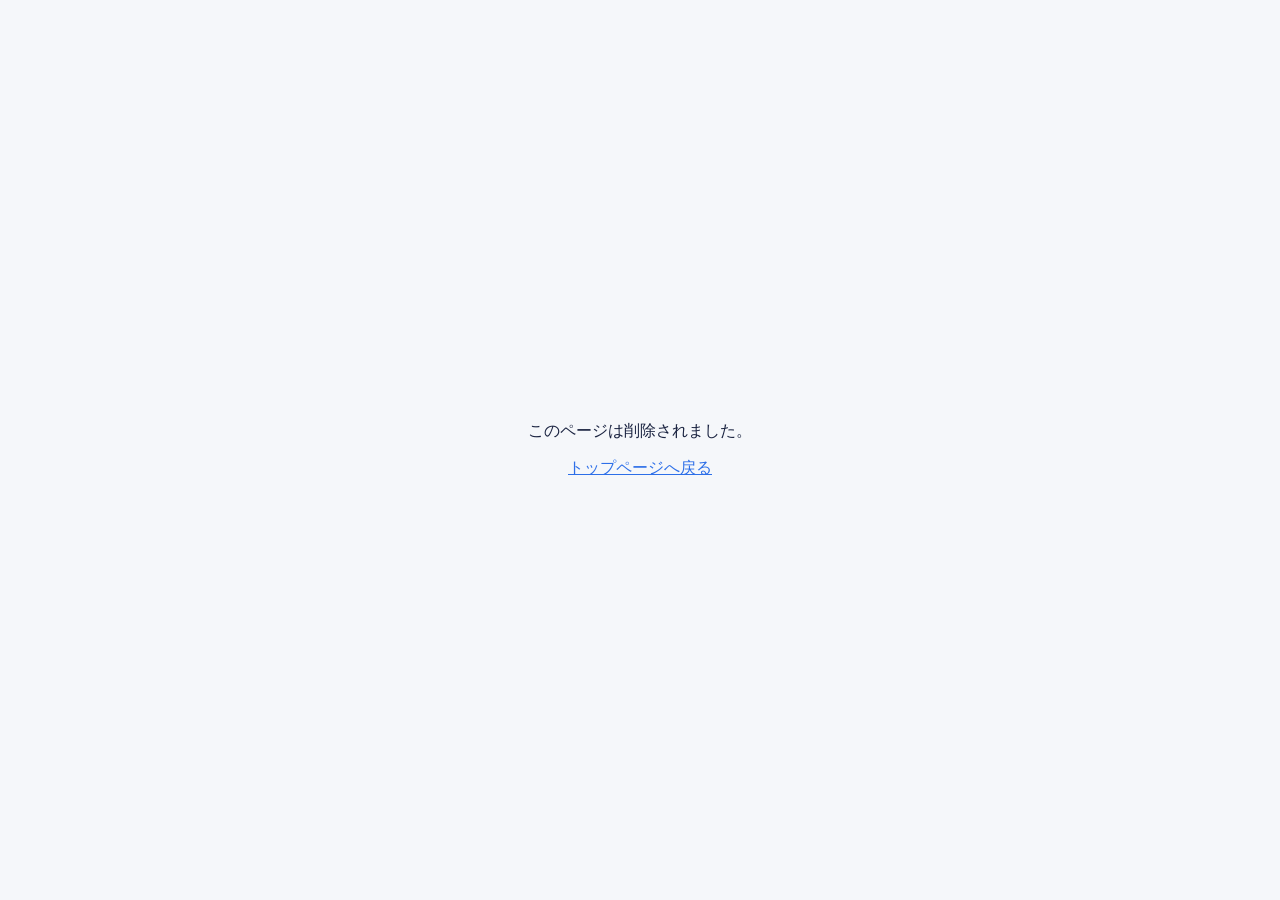
<file: build_log.html>
<!doctype html>
<html lang="ja">
<head>
<meta charset="UTF-8">
<meta name="viewport" content="width=device-width, initial-scale=1.0">
<meta name="robots" content="noindex, nofollow">
<title>削除されました</title>
<style>
  body { font-family: 'Yu Gothic UI', 'BIZ UDPGothic', Meiryo, sans-serif;
         background:#f5f7fa; color:#1a2340; display:flex; align-items:center;
         justify-content:center; min-height:100vh; margin:0; text-align:center; }
  .box { padding: 32px; }
  a { color:#2d6fe8; }
</style>
</head>
<body>
  <div class="box">
    <p>このページは削除されました。</p>
    <p><a href="/">トップページへ戻る</a></p>
  </div>
</body>
</html>
</file>
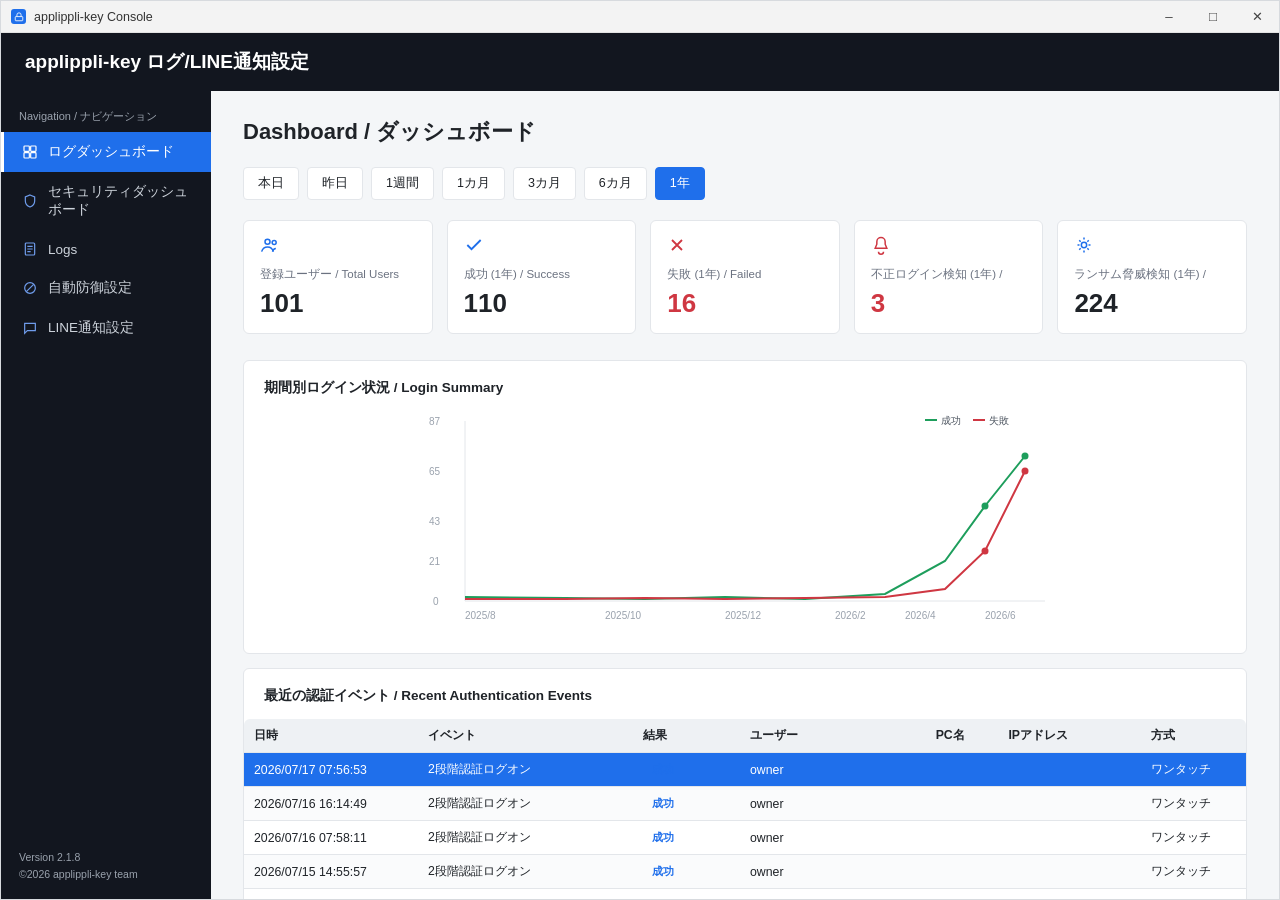
<file: console.html>
<!DOCTYPE html>
<html lang="ja">
<head>
<meta charset="UTF-8">
<title>applippli-key Console (Mockup)</title>
<style>
  :root {
    --navy: #12161f;
    --navy-hover: #1c2331;
    --blue: #1f6feb;
    --blue-dark: #1657c0;
    --ink: #1f2328;
    --mute: #6b7280;
    --mute-light: #9aa2ad;
    --red: #cf3742;
    --red-bg: #fdedee;
    --red-bg-strong: #b02a33;
    --green: #1e9e5c;
    --amber: #d98a2b;
    --line: #e3e6ea;
    --paper: #f4f6f8;
    --card: #ffffff;
  }
  * { box-sizing: border-box; }
  html, body {
    margin: 0;
    height: 100%;
    font-family: "Segoe UI", "Hiragino Kaku Gothic ProN", "Yu Gothic", Meiryo, sans-serif;
    color: var(--ink);
    background: var(--paper);
  }
  button { font-family: inherit; cursor: pointer; }
  input, textarea { font-family: inherit; }

  .app {
    display: flex;
    flex-direction: column;
    height: 100vh;
    border: 1px solid #d7dade;
    overflow: hidden;
  }

  /* ---------- OS-style title bar (decorative) ---------- */
  .titlebar {
    height: 32px;
    flex: none;
    background: #f3f3f3;
    border-bottom: 1px solid #e2e2e2;
    display: flex;
    align-items: center;
    padding: 0 0 0 10px;
    gap: 8px;
    font-size: 12.5px;
    color: #333;
    -webkit-user-select: none;
    user-select: none;
  }
  .titlebar .app-icon {
    width: 15px; height: 15px; border-radius: 3px;
    background: var(--blue);
    display: inline-flex; align-items: center; justify-content: center;
  }
  .titlebar .app-icon svg { width: 10px; height: 10px; }
  .titlebar .win-controls { margin-left: auto; display: flex; height: 100%; }
  .titlebar .win-btn {
    width: 44px; height: 100%;
    display: flex; align-items: center; justify-content: center;
    background: transparent; border: none; color: #444;
  }
  .titlebar .win-btn:hover { background: #e5e5e5; }
  .titlebar .win-btn.close:hover { background: #e81123; color: #fff; }

  /* ---------- header ---------- */
  .app-header {
    flex: none;
    background: var(--navy);
    color: #fff;
    padding: 16px 24px;
    font-size: 19px;
    font-weight: 700;
  }

  /* ---------- layout ---------- */
  .layout { flex: 1; display: flex; min-height: 0; }

  .sidebar {
    width: 210px;
    flex: none;
    background: var(--navy);
    display: flex;
    flex-direction: column;
    padding-top: 6px;
  }
  .sidebar .nav-label {
    font-size: 11px;
    color: var(--mute-light);
    padding: 12px 18px 8px;
  }
  .nav-list { list-style: none; margin: 0; padding: 0; flex: 1; }
  .nav-item {
    display: flex;
    align-items: center;
    gap: 10px;
    padding: 11px 18px;
    color: #cdd3db;
    font-size: 13.5px;
    border: none;
    background: transparent;
    width: 100%;
    text-align: left;
    border-left: 3px solid transparent;
  }
  .nav-item svg { width: 16px; height: 16px; flex: none; color: #6f9ceb; }
  .nav-item:hover { background: var(--navy-hover); }
  .nav-item.active {
    background: var(--blue);
    color: #fff;
    border-left-color: #fff;
  }
  .nav-item.active svg { color: #fff; }
  .sidebar-footer {
    padding: 14px 18px 16px;
    font-size: 10.5px;
    color: var(--mute-light);
    line-height: 1.6;
  }

  .main {
    flex: 1;
    overflow-y: auto;
    padding: 26px 32px 60px;
    min-width: 0;
  }
  .page { display: none; }
  .page.active { display: block; }

  h1.page-title {
    font-size: 22px;
    font-weight: 700;
    margin: 0 0 20px;
  }
  h2.settings-title { font-size: 19px; font-weight: 700; margin: 0 0 14px; }
  h3.panel-title { font-size: 13.5px; font-weight: 700; margin: 0 0 14px; color: var(--ink); }
  h3.block-title { font-size: 14.5px; font-weight: 700; margin: 26px 0 10px; }

  /* ---------- tabs ---------- */
  .tabs { display: flex; gap: 8px; margin-bottom: 20px; flex-wrap: wrap; }
  .tab {
    border: 1px solid var(--line);
    background: #fff;
    color: var(--ink);
    font-size: 12.5px;
    padding: 7px 14px;
    border-radius: 4px;
  }
  .tab.active { background: var(--blue); border-color: var(--blue); color: #fff; }

  /* ---------- stat cards ---------- */
  .stat-grid {
    display: grid;
    grid-template-columns: repeat(auto-fit, minmax(170px, 1fr));
    gap: 14px;
    margin-bottom: 26px;
  }
  .stat-card {
    background: var(--card);
    border: 1px solid var(--line);
    border-radius: 6px;
    padding: 14px 16px;
  }
  .stat-card .stat-icon { color: var(--blue); margin-bottom: 8px; }
  .stat-card .stat-icon svg { width: 20px; height: 20px; }
  .stat-card .stat-label { font-size: 11.5px; color: var(--mute); margin-bottom: 6px; }
  .stat-card .stat-value { font-size: 26px; font-weight: 700; }
  .stat-card.red .stat-value { color: var(--red); }
  .stat-card.red .stat-icon { color: var(--red); }

  /* ---------- generic card/panel ---------- */
  .card {
    background: var(--card);
    border: 1px solid var(--line);
    border-radius: 6px;
    padding: 18px 20px;
    margin-bottom: 14px;
  }
  .panel-grid {
    display: grid;
    grid-template-columns: repeat(auto-fit, minmax(300px, 1fr));
    gap: 14px;
    margin-bottom: 14px;
  }

  /* ---------- security status cards ---------- */
  .sec-status-grid {
    display: grid;
    grid-template-columns: repeat(auto-fit, minmax(200px, 1fr));
    gap: 14px;
    margin-bottom: 22px;
  }
  .sec-status-card {
    background: var(--card);
    border: 1px solid var(--line);
    border-radius: 6px;
    padding: 14px 16px;
  }
  .sec-status-card .label { font-size: 11.5px; color: var(--mute); margin-bottom: 6px; }
  .sec-status-card .value { font-size: 24px; font-weight: 700; margin-bottom: 4px; }
  .sec-status-card .sub { font-size: 11px; color: var(--mute); }
  .value.green { color: var(--green); }
  .value.amber { color: var(--amber); }

  /* ---------- phase list ---------- */
  .phase-row {
    display: grid;
    grid-template-columns: 150px 1fr 46px;
    align-items: center;
    gap: 10px;
    font-size: 12px;
    padding: 7px 0;
  }
  .phase-row .dot { width: 7px; height: 7px; border-radius: 50%; display: inline-block; margin-right: 6px; }
  .phase-bar-track { height: 6px; background: #eef0f2; border-radius: 3px; position: relative; }
  .phase-bar-fill { height: 100%; border-radius: 3px; }
  .phase-row .count { text-align: right; color: var(--ink); font-weight: 600; }

  /* ---------- heatmap ---------- */
  .heatmap-row { display: flex; gap: 2px; margin-bottom: 6px; }
  .heat-cell { flex: 1; height: 26px; border-radius: 2px; }
  .heatmap-axis { display: flex; justify-content: space-between; font-size: 10.5px; color: var(--mute); margin-bottom: 12px; }
  .heat-legend { display: flex; gap: 14px; font-size: 11px; color: var(--mute); align-items: center; margin-bottom: 8px; }
  .heat-legend .sw { width: 10px; height: 10px; border-radius: 2px; display: inline-block; margin-right: 4px; vertical-align: middle; }
  .panel-caption { font-size: 11.5px; color: var(--mute); }

  /* ---------- risk bars ---------- */
  .risk-row { display: grid; grid-template-columns: 130px 1fr 26px; align-items: center; gap: 10px; font-size: 12px; padding: 6px 0; }
  .risk-bar-track { height: 9px; background: #eef0f2; border-radius: 3px; }
  .risk-bar-fill { height: 100%; border-radius: 3px; }
  .risk-row .lvl { font-size: 11px; color: var(--mute); font-weight: 600; }

  /* ---------- generic tables ---------- */
  table { width: 100%; border-collapse: collapse; font-size: 12.3px; }
  thead th {
    background: #eef1f4;
    text-align: left;
    padding: 8px 10px;
    font-weight: 700;
    color: var(--ink);
    border-bottom: 1px solid var(--line);
    white-space: nowrap;
  }
  tbody td {
    padding: 7px 10px;
    border-bottom: 1px solid var(--line);
    white-space: nowrap;
  }
  tbody tr:nth-child(even) { background: #fafbfc; }
  tbody tr.row-selected { background: var(--blue) !important; color: #fff; }
  tbody tr.row-selected a { color: #fff; text-decoration: underline; }
  tbody tr.row-threat { background: var(--red-bg); }
  td.remark { white-space: normal; max-width: 340px; color: var(--mute); font-size: 11.8px; }
  td a { color: var(--blue); text-decoration: none; }
  td a:hover { text-decoration: underline; }
  .pill { display: inline-block; padding: 2px 9px; border-radius: 3px; font-size: 11px; font-weight: 700; }
  .pill.threat { background: var(--red-bg-strong); color: #fff; }
  .pill.success { color: var(--blue); font-weight: 700; }
  .pill.remote { color: var(--ink); font-weight: 600; }

  .table-scroll { overflow-x: auto; border: 1px solid var(--line); border-radius: 6px; }
  .table-scroll table { border: none; }
  .table-scroll .table-scroll { border: none; }

  /* ---------- timeline ---------- */
  .timeline-item {
    display: grid;
    grid-template-columns: 54px 1fr;
    gap: 10px;
    padding: 7px 0;
    font-size: 12.3px;
    border-bottom: 1px dashed var(--line);
  }
  .timeline-item:last-child { border-bottom: none; }
  .timeline-item .time { color: var(--mute); }
  .timeline-item .tag { color: var(--red); font-weight: 700; }
  .timeline-item .desc { color: var(--ink); }
  .timeline-item .desc a { color: var(--blue); }

  /* ---------- logs filter toolbar ---------- */
  .logs-toolbar {
    display: flex;
    align-items: center;
    gap: 8px;
    flex-wrap: wrap;
    margin-bottom: 12px;
    font-size: 12.5px;
  }
  .logs-toolbar input[type="date"] {
    border: 1px solid var(--line); border-radius: 4px; padding: 6px 8px; font-size: 12.3px;
  }
  .btn {
    border: 1px solid var(--line);
    background: #fff;
    padding: 6px 14px;
    border-radius: 4px;
    font-size: 12.3px;
    color: var(--ink);
  }
  .btn:hover { background: #f2f4f6; }
  .btn.primary { background: var(--blue); border-color: var(--blue); color: #fff; }
  .btn.primary:hover { background: var(--blue-dark); }
  .btn.primary:disabled { opacity: .55; cursor: default; }
  .chk-label { display: inline-flex; align-items: center; gap: 5px; color: var(--ink); }
  .logs-filters {
    display: flex; gap: 14px; margin-bottom: 14px; flex-wrap: wrap;
  }
  .logs-filters label { font-size: 12px; color: var(--mute); display: flex; flex-direction: column; gap: 4px; }
  .logs-filters input[type="text"] {
    border: 1px solid var(--line); border-radius: 4px; padding: 6px 8px; font-size: 12.3px; width: 180px;
  }
  .logs-footer {
    margin-top: 10px; font-size: 11.8px; color: var(--mute);
  }
  .logs-footer .warn { color: var(--amber); font-weight: 600; }

  /* ---------- auto-defense form ---------- */
  .form-note { font-size: 12.3px; color: var(--mute); line-height: 1.7; margin-bottom: 14px; }
  .form-note .warn-icon { color: var(--amber); }
  .form-row { display: flex; align-items: center; gap: 10px; margin-bottom: 14px; flex-wrap: wrap; }
  .form-row input[type="number"] {
    width: 70px; border: 1px solid var(--line); border-radius: 4px; padding: 6px 8px; font-size: 12.5px;
  }
  .form-row input:disabled { background: #f0f1f3; color: var(--mute-light); }
  .form-block-label { font-size: 12.8px; font-weight: 600; margin: 4px 0 8px; }
  textarea.cidr-box {
    width: 100%; max-width: 380px; height: 110px;
    border: 1px solid var(--line); border-radius: 4px; padding: 8px 10px;
    font-family: "Cascadia Code", "Consolas", monospace; font-size: 12.3px;
    resize: vertical;
  }
  .save-row { display: flex; align-items: center; gap: 12px; margin-top: 14px; }
  .save-toast { font-size: 12.3px; color: var(--green); opacity: 0; transition: opacity .25s; }
  .save-toast.show { opacity: 1; }
  .form-disabled { opacity: .5; pointer-events: none; }

  /* ---------- LINE page ---------- */
  .line-steps { font-size: 13px; line-height: 2; margin: 16px 0 20px; max-width: 640px; }
  .qr-box {
    width: 150px; height: 150px;
    border: 1px dashed var(--mute-light);
    border-radius: 6px;
    display: flex; flex-direction: column; align-items: center; justify-content: center;
    gap: 8px;
    background: #fafbfc;
    margin-bottom: 8px;
  }
  .qr-box canvas { image-rendering: pixelated; }
  .qr-caption { font-size: 10.5px; color: var(--mute); max-width: 150px; text-align: center; line-height: 1.5; }
  .line-panel { max-width: 460px; }
  .line-panel label { font-size: 12px; color: var(--mute); display: block; margin-bottom: 6px; }
  .line-id-row { display: flex; align-items: center; gap: 8px; margin-bottom: 12px; }
  .line-id-row input {
    flex: 1; border: 1px solid var(--line); border-radius: 4px; padding: 7px 9px;
    font-family: "Cascadia Code", "Consolas", monospace; font-size: 12px;
  }
  .clear-x { color: var(--red); border: none; background: none; font-size: 15px; font-weight: 700; }
  .line-btn-row { display: flex; gap: 10px; margin-bottom: 12px; }
  .btn.outline { background: #fff; border: 1px solid var(--blue); color: var(--blue); }
  .line-status { font-size: 12.3px; color: var(--green); min-height: 16px; }
</style>
</head>
<body>

<div class="app">

  <div class="titlebar">
    <span class="app-icon"><svg viewBox="0 0 24 24" fill="none" stroke="#fff" stroke-width="2"><rect x="3" y="11" width="18" height="10" rx="1.5"/><path d="M7 11V7a5 5 0 0110 0v4"/></svg></span>
    applippli-key Console
    <div class="win-controls">
      <button class="win-btn" title="モックアップのため無効">&#8211;</button>
      <button class="win-btn" title="モックアップのため無効">&#9633;</button>
      <button class="win-btn close" title="モックアップのため無効">&#10005;</button>
    </div>
  </div>

  <div class="app-header">applippli-key ログ/LINE通知設定</div>

  <div class="layout">
    <aside class="sidebar">
      <div class="nav-label">Navigation / ナビゲーション</div>
      <ul class="nav-list">
        <li><button class="nav-item active" data-target="page-dashboard">
          <svg viewBox="0 0 24 24" fill="none" stroke="currentColor" stroke-width="1.8"><rect x="3" y="3" width="8" height="8" rx="1.2"/><rect x="13" y="3" width="8" height="8" rx="1.2"/><rect x="3" y="13" width="8" height="8" rx="1.2"/><rect x="13" y="13" width="8" height="8" rx="1.2"/></svg>
          ログダッシュボード
        </button></li>
        <li><button class="nav-item" data-target="page-security">
          <svg viewBox="0 0 24 24" fill="none" stroke="currentColor" stroke-width="1.8"><path d="M12 3l7 3v6c0 5-3 7.5-7 9-4-1.5-7-4-7-9V6l7-3z"/></svg>
          セキュリティダッシュボード
        </button></li>
        <li><button class="nav-item" data-target="page-logs">
          <svg viewBox="0 0 24 24" fill="none" stroke="currentColor" stroke-width="1.8"><rect x="5" y="3" width="14" height="18" rx="1.5"/><path d="M8 8h8M8 12h8M8 16h5"/></svg>
          Logs
        </button></li>
        <li><button class="nav-item" data-target="page-autodefense">
          <svg viewBox="0 0 24 24" fill="none" stroke="currentColor" stroke-width="1.8"><circle cx="12" cy="12" r="8"/><path d="M6.5 17.5l11-11"/></svg>
          自動防御設定
        </button></li>
        <li><button class="nav-item" data-target="page-line">
          <svg viewBox="0 0 24 24" fill="none" stroke="currentColor" stroke-width="1.8"><path d="M4 5h16v11H8l-4 4V5z"/></svg>
          LINE通知設定
        </button></li>
      </ul>
      <div class="sidebar-footer">
        Version 2.1.8<br>
        &copy;2026 applippli-key team
      </div>
    </aside>

    <main class="main">

      <!-- ============ PAGE 1: ログダッシュボード ============ -->
      <section class="page active" id="page-dashboard">
        <h1 class="page-title">Dashboard / ダッシュボード</h1>

        <div class="tabs">
          <button class="tab">本日</button>
          <button class="tab">昨日</button>
          <button class="tab">1週間</button>
          <button class="tab">1カ月</button>
          <button class="tab">3カ月</button>
          <button class="tab">6カ月</button>
          <button class="tab active">1年</button>
        </div>

        <div class="stat-grid">
          <div class="stat-card">
            <div class="stat-icon"><svg viewBox="0 0 24 24" fill="none" stroke="currentColor" stroke-width="1.8"><circle cx="9" cy="8" r="3"/><path d="M2 20c1-3.5 3.5-5.5 7-5.5S15 16.5 16 20"/><circle cx="17" cy="9" r="2.4"/><path d="M15 20c.6-2.4 2-3.8 4-3.8"/></svg></div>
            <div class="stat-label">登録ユーザー / Total Users</div>
            <div class="stat-value">101</div>
          </div>
          <div class="stat-card">
            <div class="stat-icon"><svg viewBox="0 0 24 24" fill="none" stroke="currentColor" stroke-width="2.2"><path d="M4 12l5 5L20 6"/></svg></div>
            <div class="stat-label">成功 (1年) / Success</div>
            <div class="stat-value">110</div>
          </div>
          <div class="stat-card red">
            <div class="stat-icon"><svg viewBox="0 0 24 24" fill="none" stroke="currentColor" stroke-width="2.2"><path d="M6 6l12 12M18 6L6 18"/></svg></div>
            <div class="stat-label">失敗 (1年) / Failed</div>
            <div class="stat-value">16</div>
          </div>
          <div class="stat-card red">
            <div class="stat-icon"><svg viewBox="0 0 24 24" fill="none" stroke="currentColor" stroke-width="1.8"><path d="M12 3a5 5 0 00-5 5v3l-2 5h14l-2-5V8a5 5 0 00-5-5z"/><path d="M9 20a3 3 0 006 0"/></svg></div>
            <div class="stat-label">不正ログイン検知 (1年) /</div>
            <div class="stat-value">3</div>
          </div>
          <div class="stat-card">
            <div class="stat-icon"><svg viewBox="0 0 24 24" fill="none" stroke="currentColor" stroke-width="1.8"><circle cx="12" cy="12" r="3.2"/><path d="M12 3v2.4M12 18.6V21M4.2 12H6.6M17.4 12h2.4M6.3 6.3l1.7 1.7M16 16l1.7 1.7M6.3 17.7L8 16M16 8l1.7-1.7"/></svg></div>
            <div class="stat-label">ランサム脅威検知 (1年) /</div>
            <div class="stat-value">224</div>
          </div>
        </div>

        <div class="card">
          <h3 class="panel-title">期間別ログイン状況 / Login Summary</h3>
          <svg viewBox="0 0 640 220" style="width:100%;height:220px;">
            <line x1="40" y1="10" x2="40" y2="190" stroke="#e3e6ea"/>
            <line x1="40" y1="190" x2="620" y2="190" stroke="#e3e6ea"/>
            <text x="4" y="14" font-size="10" fill="#9aa2ad">87</text>
            <text x="4" y="64" font-size="10" fill="#9aa2ad">65</text>
            <text x="4" y="114" font-size="10" fill="#9aa2ad">43</text>
            <text x="4" y="154" font-size="10" fill="#9aa2ad">21</text>
            <text x="8" y="194" font-size="10" fill="#9aa2ad">0</text>
            <text x="40" y="208" font-size="10" fill="#9aa2ad">2025/8</text>
            <text x="180" y="208" font-size="10" fill="#9aa2ad">2025/10</text>
            <text x="300" y="208" font-size="10" fill="#9aa2ad">2025/12</text>
            <text x="410" y="208" font-size="10" fill="#9aa2ad">2026/2</text>
            <text x="480" y="208" font-size="10" fill="#9aa2ad">2026/4</text>
            <text x="560" y="208" font-size="10" fill="#9aa2ad">2026/6</text>
            <polyline points="40,186 140,187 220,188 300,186 380,188 460,183 520,150 560,95 600,45" fill="none" stroke="#1e9e5c" stroke-width="2"/>
            <polyline points="40,188 140,188 220,187 300,188 380,187 460,186 520,178 560,140 600,60" fill="none" stroke="#cf3742" stroke-width="2"/>
            <circle cx="560" cy="95" r="3.5" fill="#1e9e5c"/>
            <circle cx="600" cy="45" r="3.5" fill="#1e9e5c"/>
            <circle cx="560" cy="140" r="3.5" fill="#cf3742"/>
            <circle cx="600" cy="60" r="3.5" fill="#cf3742"/>
            <rect x="500" y="8" width="12" height="2" fill="#1e9e5c"/>
            <text x="516" y="13" font-size="10" fill="#4d5560">成功</text>
            <rect x="548" y="8" width="12" height="2" fill="#cf3742"/>
            <text x="564" y="13" font-size="10" fill="#4d5560">失敗</text>
          </svg>
        </div>

        <div class="card" style="padding:0;">
          <h3 class="panel-title" style="padding:18px 20px 0;">最近の認証イベント / Recent Authentication Events</h3>
          <div class="table-scroll" style="border:none;margin-top:10px;">
            <table>
              <thead><tr><th>日時</th><th>イベント</th><th>結果</th><th>ユーザー</th><th>PC名</th><th>IPアドレス</th><th>方式</th></tr></thead>
              <tbody id="dashEventsBody"></tbody>
            </table>
          </div>
        </div>
      </section>

      <!-- ============ PAGE 2: セキュリティダッシュボード ============ -->
      <section class="page" id="page-security">
        <h1 class="page-title">Security Dashboard / セキュリティダッシュボード</h1>

        <div class="tabs">
          <button class="tab">本日</button>
          <button class="tab">昨日</button>
          <button class="tab">1週間</button>
          <button class="tab">1カ月</button>
          <button class="tab active">3カ月</button>
          <button class="tab">6カ月</button>
          <button class="tab">1年</button>
        </div>

        <h3 class="block-title" style="margin-top:4px;">セキュリティステータス</h3>
        <div class="sec-status-grid">
          <div class="sec-status-card">
            <div class="label">脅威レベル</div>
            <div class="value green">LOW</div>
            <div class="sub">過去24時間に脅威なし</div>
          </div>
          <div class="sec-status-card">
            <div class="label">脅威潜行為中</div>
            <div class="value amber">224</div>
            <div class="sub">最終脅威潜行為: 15日前</div>
          </div>
          <div class="sec-status-card">
            <div class="label">監視エンジン稼働状況</div>
            <div class="value green">正常稼働</div>
            <div class="sub">全監視エンジン稼働中（Sysmon）</div>
          </div>
        </div>

        <h3 class="block-title">攻撃フェーズ別 検知件数（3カ月）</h3>
        <div class="panel-grid">
          <div class="card">
            <h3 class="panel-title">フェーズ別検知（3カ月）</h3>
            <div class="phase-row"><span><span class="dot" style="background:#cf3742"></span>バックアップ破壊</span><div class="phase-bar-track"><div class="phase-bar-fill" style="width:0%;background:#cf3742"></div></div><span class="count">0件</span></div>
            <div class="phase-row"><span><span class="dot" style="background:#cf3742"></span>権限昇格・パスワード窃取</span><div class="phase-bar-track"><div class="phase-bar-fill" style="width:0%;background:#cf3742"></div></div><span class="count">0件</span></div>
            <div class="phase-row"><span><span class="dot" style="background:#d98a2b"></span>防御無効化</span><div class="phase-bar-track"><div class="phase-bar-fill" style="width:92%;background:#d98a2b"></div></div><span class="count">224件</span></div>
            <div class="phase-row"><span><span class="dot" style="background:#d98a2b"></span>偵察</span><div class="phase-bar-track"><div class="phase-bar-fill" style="width:20%;background:#d98a2b"></div></div><span class="count">32件</span></div>
            <div class="phase-row"><span><span class="dot" style="background:#1f6feb"></span>不正ログイン（MFA）</span><div class="phase-bar-track"><div class="phase-bar-fill" style="width:32%;background:#1f6feb"></div></div><span class="count">63件</span></div>
          </div>
          <div class="card">
            <h3 class="panel-title">時間帯別攻撃分布（3カ月）</h3>
            <div class="heatmap-row" id="heatmapRow"></div>
            <div class="heatmap-axis"><span>0時</span><span>6時</span><span>12時</span><span>18時</span></div>
            <div class="heat-legend">
              <span><span class="sw" style="background:#f4f5f6"></span>なし</span>
              <span><span class="sw" style="background:#f5c9cc"></span>少</span>
              <span><span class="sw" style="background:#e28089"></span>中</span>
              <span><span class="sw" style="background:#b02a33"></span>集中</span>
            </div>
            <p class="panel-caption">攻撃のピーク: 8時台（3カ月で最多）</p>
          </div>
        </div>

        <h3 class="block-title">PC別リスク 上位攻撃IPアドレス（3カ月）</h3>
        <div class="panel-grid">
          <div class="card">
            <h3 class="panel-title">PC別リスクスコア（3カ月）</h3>
            <div class="risk-row"><span>WIN-TR1N8SHFJFI</span><div class="risk-bar-track"><div class="risk-bar-fill" style="width:95%;background:#cf3742"></div></div><span class="lvl" style="color:#cf3742">高</span></div>
            <div class="risk-row"><span>&mdash;</span><div class="risk-bar-track"><div class="risk-bar-fill" style="width:78%;background:#cf3742"></div></div><span class="lvl" style="color:#cf3742">高</span></div>
            <div class="risk-row"><span>DEV-SV4</span><div class="risk-bar-track"><div class="risk-bar-fill" style="width:8%;background:#1f6feb"></div></div><span class="lvl">低</span></div>
            <div class="risk-row"><span>B_307</span><div class="risk-bar-track"><div class="risk-bar-fill" style="width:6%;background:#1f6feb"></div></div><span class="lvl">低</span></div>
            <div class="risk-row"><span>B_204</span><div class="risk-bar-track"><div class="risk-bar-fill" style="width:6%;background:#1f6feb"></div></div><span class="lvl">低</span></div>
            <p class="panel-caption" style="margin-top:8px;">スコア = THREAT×10 + 不正ログイン×2 + 連続失敗×1</p>
          </div>
          <div class="card" style="padding:0;">
            <h3 class="panel-title" style="padding:18px 20px 0;">上位攻撃IPアドレス</h3>
            <div class="table-scroll" style="border:none;margin-top:10px;">
              <table>
                <thead><tr><th>IPアドレス</th><th>種別</th><th>件数</th></tr></thead>
                <tbody>
                  <tr class="row-selected"><td><a href="#">91.202.233.79</a></td><td>外部</td><td>110回</td></tr>
                  <tr><td><a href="#">193.29.13.125</a></td><td>外部</td><td>87回</td></tr>
                  <tr><td><a href="#">fe80::f795:91df:846b:...</a></td><td>社内</td><td>4回</td></tr>
                  <tr><td><a href="#">91.238.181.92</a></td><td>外部</td><td>1回</td></tr>
                  <tr><td><a href="#">91.238.181.0/24</a></td><td>外部</td><td>1回</td></tr>
                  <tr><td><a href="#">88.214.25.0/24</a></td><td>外部</td><td>1回</td></tr>
                </tbody>
              </table>
            </div>
          </div>
        </div>

        <h3 class="block-title">セキュリティイベントタイムライン（temp拡張子の命名規則で脅威と検出します。）</h3>
        <div class="card">
          <h3 class="panel-title">直近の脅威イベント</h3>
          <div id="timelineList"></div>
        </div>
      </section>

      <!-- ============ PAGE 3: Logs ============ -->
      <section class="page" id="page-logs">
        <h1 class="page-title">Logs / アクセスログ</h1>

        <div class="logs-toolbar">
          <span>期間：</span>
          <input type="date" value="2026-06-16">
          <span>&#12316;</span>
          <input type="date" value="2026-07-16">
          <button class="btn">集計</button>
          <button class="btn" id="logClear">クリア</button>
          <button class="btn">CSV出</button>
          <label class="chk-label"><input type="checkbox" id="logErrorsOnly"> エラーのみ (FAIL / BAD-OTP / THREAT)</label>
          <label class="chk-label"><input type="checkbox" id="logThreatOnly"> 脅威検知のみ</label>
        </div>

        <div class="logs-filters">
          <label>ユーザー：<input type="text" id="logUser" placeholder=""></label>
          <label>IPアドレス：<input type="text" id="logIp" placeholder=""></label>
          <label>PC名：<input type="text" id="logPc" placeholder=""></label>
        </div>

        <div class="table-scroll">
          <table>
            <thead>
              <tr><th>日付</th><th>時間</th><th>イベント</th><th>結果</th><th>ユーザー</th><th>PC名</th><th>IPアドレス</th><th>方式</th><th>備考</th><th>バージョン</th></tr>
            </thead>
            <tbody id="logsBody"></tbody>
          </table>
        </div>

        <div class="logs-footer">
          <span id="logsCount">465 件 / 全 507 件</span> (2026/06/16 &#12316; 2026/07/16)　<span class="warn">&#9888; 連続失敗 IP: 3 件 / OTP 連続攻撃: 1 件</span>
        </div>
      </section>

      <!-- ============ PAGE 4: 自動防御設定 ============ -->
      <section class="page" id="page-autodefense">
        <h2 class="settings-title">自動防御設定</h2>
        <p class="form-note">
          <span class="warn-icon">&#9888;</span> 有効にすると、ネットワーク不正アクセスを検知した送信元IPをファイアウォールで自動的に一時ブロックします。<br>
          社内共有IP等を誤ってブロックするリスクがあるため、除外レンジの設定を確認の上ご利用ください。
        </p>

        <label class="chk-label" style="margin-bottom:16px;display:inline-flex;">
          <input type="checkbox" id="autoBlockEnable" checked> 自動IPブロックを有効にする
        </label>

        <div id="autoBlockFields">
          <div class="form-row">
            <span>ブロック期間（時間）</span>
            <input type="number" id="blockHours" value="24" disabled>
            <label class="chk-label"><input type="checkbox" id="blockUnlimited" checked> 無期限にする（自動解除しない）</label>
          </div>

          <div class="form-block-label">除外IPレンジ（1行に1つ、CIDR形式）</div>
          <textarea class="cidr-box">10.0.0.0/8
172.16.0.0/12
192.168.0.0/16
127.0.0.0/8</textarea>

          <div class="save-row">
            <button class="btn primary" id="autoDefenseSave">保存</button>
            <span class="save-toast" id="autoDefenseToast">&#10003; 保存しました</span>
          </div>
        </div>

        <h3 class="block-title">現在自動ブロック中のIP</h3>
        <div class="table-scroll" style="max-width:900px;">
          <table>
            <thead><tr><th>IPアドレス</th><th>ブロック日時</th><th>解除予定</th><th></th></tr></thead>
            <tbody><tr><td colspan="4" style="text-align:center;color:var(--mute);padding:40px 0;">現在ブロック中のIPはありません</td></tr></tbody>
          </table>
        </div>
      </section>

      <!-- ============ PAGE 5: LINE通知設定 ============ -->
      <section class="page" id="page-line">
        <h2 class="settings-title">LINE通知設定</h2>

        <div class="line-steps">
          &#9312;LINEで下記QRコードを読み取って友達追加してください。
          <div class="qr-box">
            <canvas id="qrDummy" width="96" height="96"></canvas>
            <span class="qr-caption">ダミー画像のため読み取り不可</span>
          </div>
          &#9313;キーワード「通知」という文字をチャットで送ってください。<br>
          &#9314;送られてきたLINE User IDを下記に貼り付けてください。<br>
          　メール送信にて自分のPCへ送信するとコピペできます。<br>
          &#9315;入力完了後に保存ボタンをクリックします。<br>
          &#9316;テスト送信ボタンをクリックするとLINEへテスト通知が届きます。
        </div>

        <div class="card line-panel">
          <label>LINE User ID</label>
          <div class="line-id-row">
            <input type="text" id="lineUserId" readonly>
            <button class="clear-x" title="クリア">&#10005;</button>
          </div>
          <div class="line-btn-row">
            <button class="btn primary" disabled>保存済</button>
            <button class="btn outline" id="lineTestSend">テスト送信</button>
          </div>
          <div class="line-status" id="lineStatus"></div>
        </div>
      </section>

    </main>
  </div>
</div>

<script>
(function () {
  /* ---------- sidebar navigation ---------- */
  var navItems = document.querySelectorAll('.nav-item');
  var pages = document.querySelectorAll('.page');
  navItems.forEach(function (btn) {
    btn.addEventListener('click', function () {
      navItems.forEach(function (b) { b.classList.remove('active'); });
      pages.forEach(function (p) { p.classList.remove('active'); });
      btn.classList.add('active');
      document.getElementById(btn.dataset.target).classList.add('active');
    });
  });

  /* ---------- period tabs (per group, visual only) ---------- */
  document.querySelectorAll('.tabs').forEach(function (group) {
    group.querySelectorAll('.tab').forEach(function (tab) {
      tab.addEventListener('click', function () {
        group.querySelectorAll('.tab').forEach(function (t) { t.classList.remove('active'); });
        tab.classList.add('active');
      });
    });
  });

  /* ---------- dashboard recent events table ---------- */
  var dashEvents = [
    ['2026/07/17 07:56:53', '2段階認証ログオン', 'success', 'owner', '', '', 'ワンタッチ', true],
    ['2026/07/16 16:14:49', '2段階認証ログオン', 'success', 'owner', '', '', 'ワンタッチ', false],
    ['2026/07/16 07:58:11', '2段階認証ログオン', 'success', 'owner', '', '', 'ワンタッチ', false],
    ['2026/07/15 14:55:57', '2段階認証ログオン', 'success', 'owner', '', '', 'ワンタッチ', false],
    ['2026/07/15 07:56:18', '2段階認証ログオン', 'success', 'owner', '', '', 'ワンタッチ', false],
    ['2026/07/15 07:54:01', '2段階認証ログオン', 'success', 'owner', '', '', '手入力', false],
    ['2026/07/15 07:49:12', '2段階認証ログオン', 'success', 'owner', '', '', '手入力', false],
    ['2026/07/14 19:43:53', '2段階認証ログオン', 'success', 'owner', '', '', '手入力', false],
    ['2026/07/14 18:08:20', 'ネットワーク不正アクセス', 'threat', 'machiwala accountant', 'B_307', '91.238.181.92', '', false],
    ['2026/07/14 18:08:20', '自動IPブロック', 'threat', '', '', '91.238.181.0/24', '', false]
  ];
  var dashBody = document.getElementById('dashEventsBody');
  dashEvents.forEach(function (row) {
    var tr = document.createElement('tr');
    if (row[7]) tr.classList.add('row-selected');
    else if (row[2] === 'threat') tr.classList.add('row-threat');
    var resultHtml = row[2] === 'threat'
      ? '<span class="pill threat">THREAT</span>'
      : '<span class="pill success">成功</span>';
    var ipHtml = row[5] ? '<a href="#">' + row[5] + '</a>' : '';
    tr.innerHTML = '<td>' + row[0] + '</td><td>' + row[1] + '</td><td>' + resultHtml + '</td>' +
      '<td>' + row[3] + '</td><td>' + row[4] + '</td><td>' + ipHtml + '</td><td>' + row[6] + '</td>';
    dashBody.appendChild(tr);
  });

  /* ---------- security heatmap ---------- */
  var heat = document.getElementById('heatmapRow');
  var levels = [0,0,0,0,0,0,0,1,3,2,0,0,0,0,0,0,0,0,0,0,0,0,0,0];
  var colors = ['#f4f5f6', '#f5c9cc', '#e28089', '#b02a33'];
  levels.forEach(function (lv) {
    var cell = document.createElement('div');
    cell.className = 'heat-cell';
    cell.style.background = colors[lv];
    heat.appendChild(cell);
  });

  /* ---------- security timeline ---------- */
  var timeline = [
    ['18:08', 'ネットワーク不正アクセス / user: machiwala accountant / B_307 / IP: <a href="#">91.238.181.92</a>'],
    ['18:08', '自動IPブロック / IP: <a href="#">91.238.181.0/24</a>'],
    ['16:41', '自動IPブロック / IP: <a href="#">88.214.25.0/24</a>'],
    ['16:41', 'ネットワーク不正アクセス / user: demo / B_204 / IP: <a href="#">88.214.25.124</a>'],
    ['17:15', '自動IPブロック / IP: <a href="#">45.227.254.0/24</a>'],
    ['17:15', 'ネットワーク不正アクセス / user: atendimento / B_106 / IP: <a href="#">45.227.254.156</a>'],
    ['13:13', '自動IPブロック / IP: <a href="#">194.165.16.0/24</a>'],
    ['13:13', 'ネットワーク不正アクセス / user: administrador / B_101 / IP: <a href="#">194.165.16.167</a>']
  ];
  var timelineList = document.getElementById('timelineList');
  timeline.forEach(function (item) {
    var div = document.createElement('div');
    div.className = 'timeline-item';
    div.innerHTML = '<span class="time">' + item[0] + '</span><span><span class="tag">&#9888; 脅威</span> &mdash; <span class="desc">' + item[1] + '</span></span>';
    timelineList.appendChild(div);
  });

  /* ---------- logs table ---------- */
  var logRows = [
    ['2026/07/09','13:20:12','脅威検知 applippli_key_2.1.1.tmp','threat','owner','','','','ファイルタイプ偽装を検知：非実行系の拡張子「.tmp」だが実行ファイルとして動作',''],
    ['2026/07/09','07:39:24','2段階認証ログオン','success','owner','','','ワンタッチ','',''],
    ['2026/07/08','20:21:59','2段階認証ロック解除','success','owner','','124.159.159.86','手入力','',''],
    ['2026/07/08','20:21:40','BYPASS','remote','owner','FMV-OWNER','124.159.159.86','RDP接続','',''],
    ['2026/07/08','20:21:38','脅威検知 winlogon.exe','threat','SYSTEM','','','','正規Windowsプロセスへの偽装を検知（デジタル署名異常）',''],
    ['2026/07/08','18:23:18','バージョン通知','success','','','','','有効期限: 08/10/2026','2.1.0'],
    ['2026/07/08','18:22:27','2段階認証ログオン','success','owner','','','ワンタッチ','',''],
    ['2026/07/08','17:18:26','脅威検知 ERPSystemSetup_1.0.2.tmp','threat','owner','','','','ファイルタイプ偽装を検知：非実行系の拡張子「.tmp」だが実行ファイルとして動作',''],
    ['2026/07/08','07:42:26','2段階認証ログオン','success','owner','','','ワンタッチ','',''],
    ['2026/07/08','06:49:30','脅威検知 Microsoft WdAiNisDrv Driver','threat','','','','','正規サービスを騙った疑いのある新規サービスを検知（サービス名偽装）',''],
    ['2026/07/07','14:38:24','バージョン通知','success','','','','','有効期限: 08/10/2026','2.1.0'],
    ['2026/07/07','14:37:36','2段階認証ログオン','success','owner','','','ワンタッチ','',''],
    ['2026/07/07','07:38:08','2段階認証ログオン','success','owner','','','ワンタッチ','',''],
    ['2026/07/06','09:32:01','ネットワーク不正アクセス','threat','admin','WIN-TR1N8S...','91.202.233.79','','ネットワーク連続失敗 10回/5分 / 接続元IP: 91.202.233.79 / PC名: WIN-TR1N8S...',''],
    ['2026/07/06','09:31:00','ネットワーク不正アクセス','threat','admin','WIN-TR1N8S...','91.202.233.79','','ネットワーク連続失敗 10回/5分 / 接続元IP: 91.202.233.79 / PC名: WIN-TR1N8S...',''],
    ['2026/07/06','09:30:02','ネットワーク不正アクセス','threat','admin','WIN-TR1N8S...','91.202.233.79','','ネットワーク連続失敗 10回/5分 / 接続元IP: 91.202.233.79 / PC名: WIN-TR1N8S...',''],
    ['2026/07/06','09:24:00','ネットワーク不正アクセス','threat','admin','WIN-TR1N8S...','91.202.233.79','','ネットワーク連続失敗 10回/5分 / 接続元IP: 91.202.233.79 / PC名: WIN-TR1N8S...',''],
    ['2026/07/06','09:20:05','ネットワーク不正アクセス','threat','administrator','WIN-TR1N8S...','91.202.233.79','','ネットワーク連続失敗 10回/5分 / 接続元IP: 91.202.233.79 / PC名: WIN-TR1N8S...',''],
    ['2026/07/06','08:59:16','ネットワーク不正アクセス','threat','administrator','WIN-TR1N8S...','91.202.233.79','','ネットワーク連続失敗 10回/5分 / 接続元IP: 91.202.233.79 / PC名: WIN-TR1N8S...','']
  ];
  var logsBody = document.getElementById('logsBody');
  logRows.forEach(function (row) {
    var tr = document.createElement('tr');
    tr.dataset.user = row[4].toLowerCase();
    tr.dataset.ip = row[6].toLowerCase();
    tr.dataset.pc = row[5].toLowerCase();
    tr.dataset.result = row[3];
    if (row[3] === 'threat') tr.classList.add('row-threat');
    var resultHtml = row[3] === 'threat' ? '<span class="pill threat">脅威</span>'
      : row[3] === 'remote' ? '<span class="pill remote">Remote</span>'
      : '<span class="pill success">成功</span>';
    var ipHtml = row[6] ? '<a href="#">' + row[6] + '</a>' : '';
    tr.innerHTML = '<td>' + row[0] + '</td><td>' + row[1] + '</td><td>' + row[2] + '</td><td>' + resultHtml + '</td>' +
      '<td>' + row[4] + '</td><td>' + row[5] + '</td><td>' + ipHtml + '</td><td>' + row[7] + '</td>' +
      '<td class="remark">' + row[8] + '</td><td>' + row[9] + '</td>';
    logsBody.appendChild(tr);
  });

  var logUser = document.getElementById('logUser');
  var logIp = document.getElementById('logIp');
  var logPc = document.getElementById('logPc');
  var logErrorsOnly = document.getElementById('logErrorsOnly');
  var logThreatOnly = document.getElementById('logThreatOnly');
  var logsCount = document.getElementById('logsCount');

  function applyLogFilter() {
    var u = logUser.value.trim().toLowerCase();
    var ip = logIp.value.trim().toLowerCase();
    var pc = logPc.value.trim().toLowerCase();
    var errOnly = logErrorsOnly.checked;
    var threatOnly = logThreatOnly.checked;
    var visible = 0;
    logsBody.querySelectorAll('tr').forEach(function (tr) {
      var ok = true;
      if (u && tr.dataset.user.indexOf(u) === -1) ok = false;
      if (ip && tr.dataset.ip.indexOf(ip) === -1) ok = false;
      if (pc && tr.dataset.pc.indexOf(pc) === -1) ok = false;
      if (errOnly && tr.dataset.result === 'success') ok = false;
      if (threatOnly && tr.dataset.result !== 'threat') ok = false;
      tr.style.display = ok ? '' : 'none';
      if (ok) visible++;
    });
    logsCount.textContent = visible + ' 件 / 全 507 件';
  }
  [logUser, logIp, logPc].forEach(function (el) { el.addEventListener('input', applyLogFilter); });
  [logErrorsOnly, logThreatOnly].forEach(function (el) { el.addEventListener('change', applyLogFilter); });
  document.getElementById('logClear').addEventListener('click', function () {
    logUser.value = ''; logIp.value = ''; logPc.value = '';
    logErrorsOnly.checked = false; logThreatOnly.checked = false;
    applyLogFilter();
  });
  applyLogFilter();

  /* ---------- auto-defense form ---------- */
  var autoBlockEnable = document.getElementById('autoBlockEnable');
  var autoBlockFields = document.getElementById('autoBlockFields');
  var blockUnlimited = document.getElementById('blockUnlimited');
  var blockHours = document.getElementById('blockHours');

  autoBlockEnable.addEventListener('change', function () {
    autoBlockFields.classList.toggle('form-disabled', !autoBlockEnable.checked);
  });
  blockUnlimited.addEventListener('change', function () {
    blockHours.disabled = blockUnlimited.checked;
  });
  document.getElementById('autoDefenseSave').addEventListener('click', function () {
    var toast = document.getElementById('autoDefenseToast');
    toast.classList.add('show');
    setTimeout(function () { toast.classList.remove('show'); }, 2200);
  });

  /* ---------- LINE page ---------- */
  function randomHex(len) {
    var chars = '0123456789abcdef';
    var out = '';
    for (var i = 0; i < len; i++) out += chars[Math.floor(Math.random() * chars.length)];
    return out;
  }
  document.getElementById('lineUserId').value = 'U' + randomHex(32);

  document.getElementById('lineTestSend').addEventListener('click', function () {
    var now = new Date();
    var hh = String(now.getHours()).padStart(2, '0');
    var mm = String(now.getMinutes()).padStart(2, '0');
    var ss = String(now.getSeconds()).padStart(2, '0');
    document.getElementById('lineStatus').textContent = '✓ LINE送信成功 ' + hh + ':' + mm + ':' + ss;
  });

  document.querySelector('.clear-x').addEventListener('click', function () {
    document.getElementById('lineUserId').value = '';
  });

  /* dummy unreadable QR pattern - random noise, no finder markers, cannot be scanned */
  var qrCanvas = document.getElementById('qrDummy');
  var ctx = qrCanvas.getContext('2d');
  var cells = 16;
  var cellSize = qrCanvas.width / cells;
  ctx.fillStyle = '#ffffff';
  ctx.fillRect(0, 0, qrCanvas.width, qrCanvas.height);
  ctx.fillStyle = '#1f2328';
  for (var y = 0; y < cells; y++) {
    for (var x = 0; x < cells; x++) {
      if (Math.random() > 0.52) {
        ctx.fillRect(x * cellSize, y * cellSize, cellSize, cellSize);
      }
    }
  }
})();
</script>
</body>
</html>
</file>
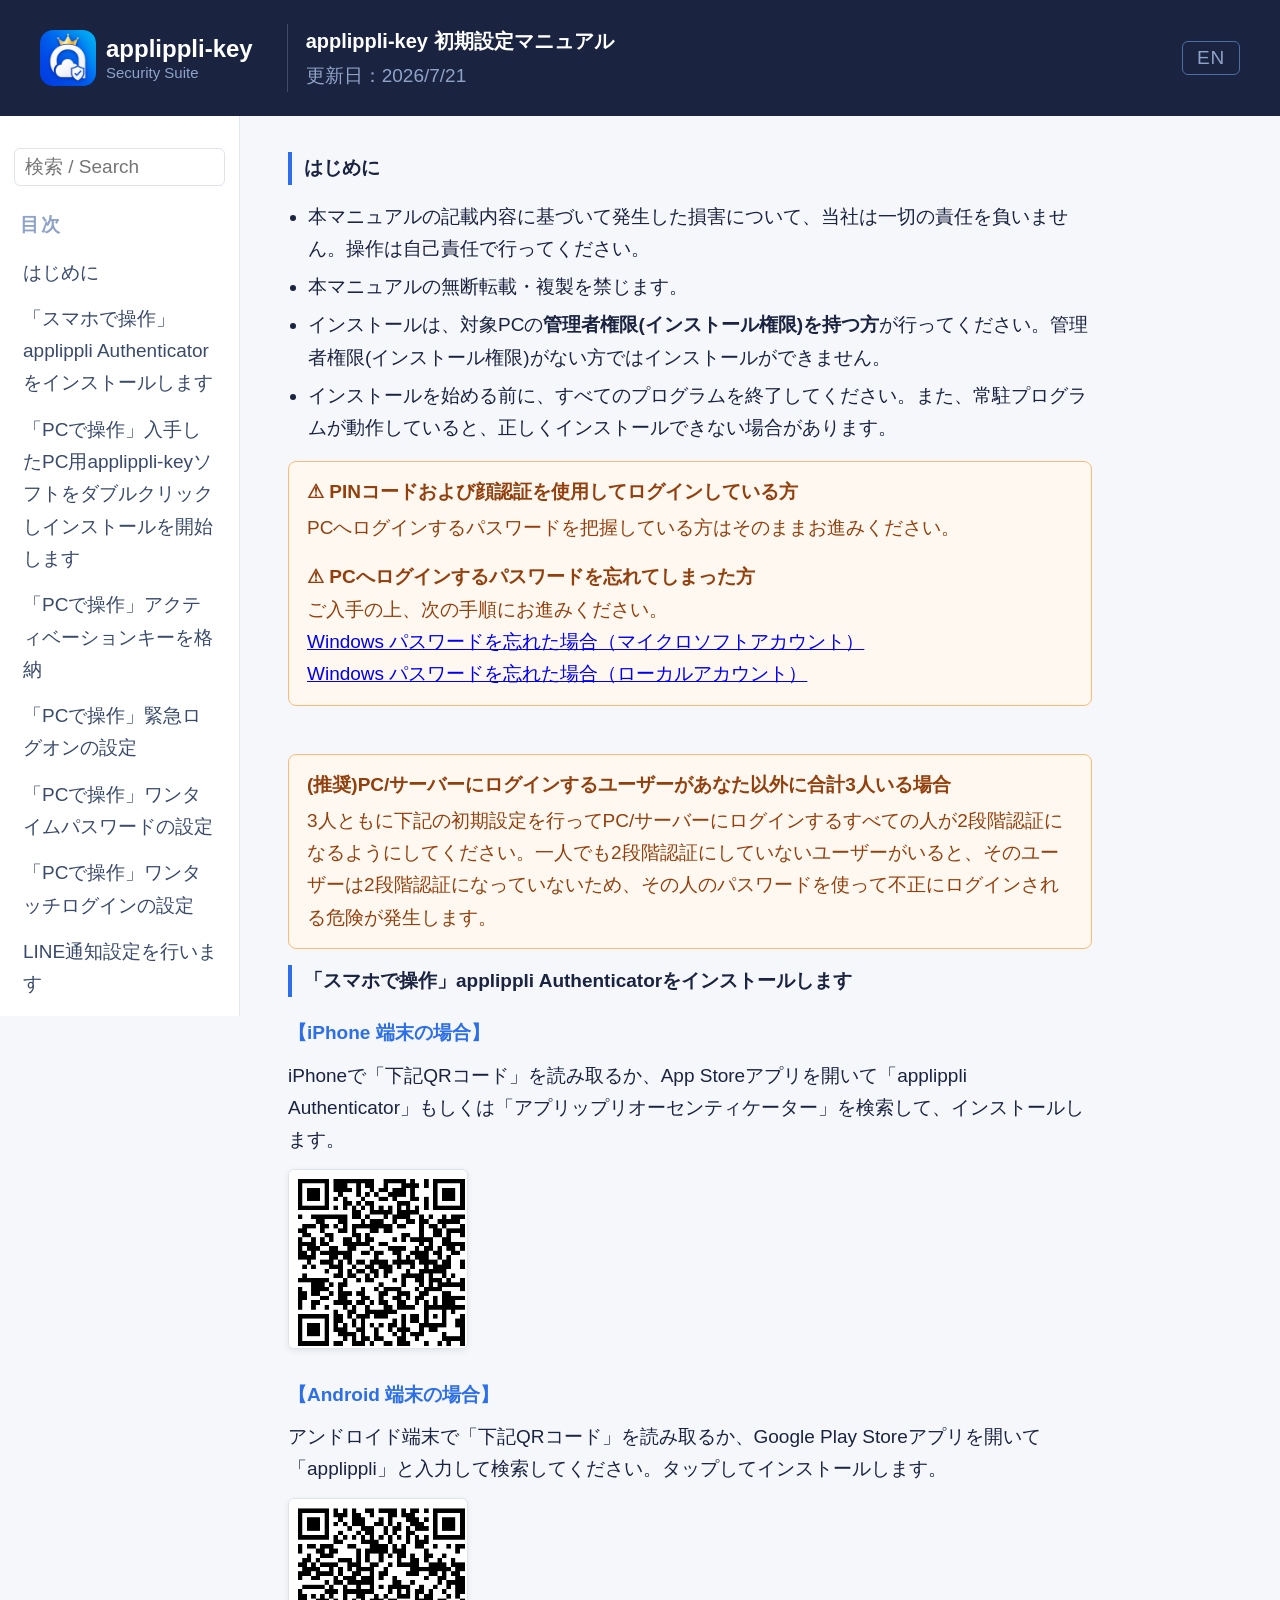
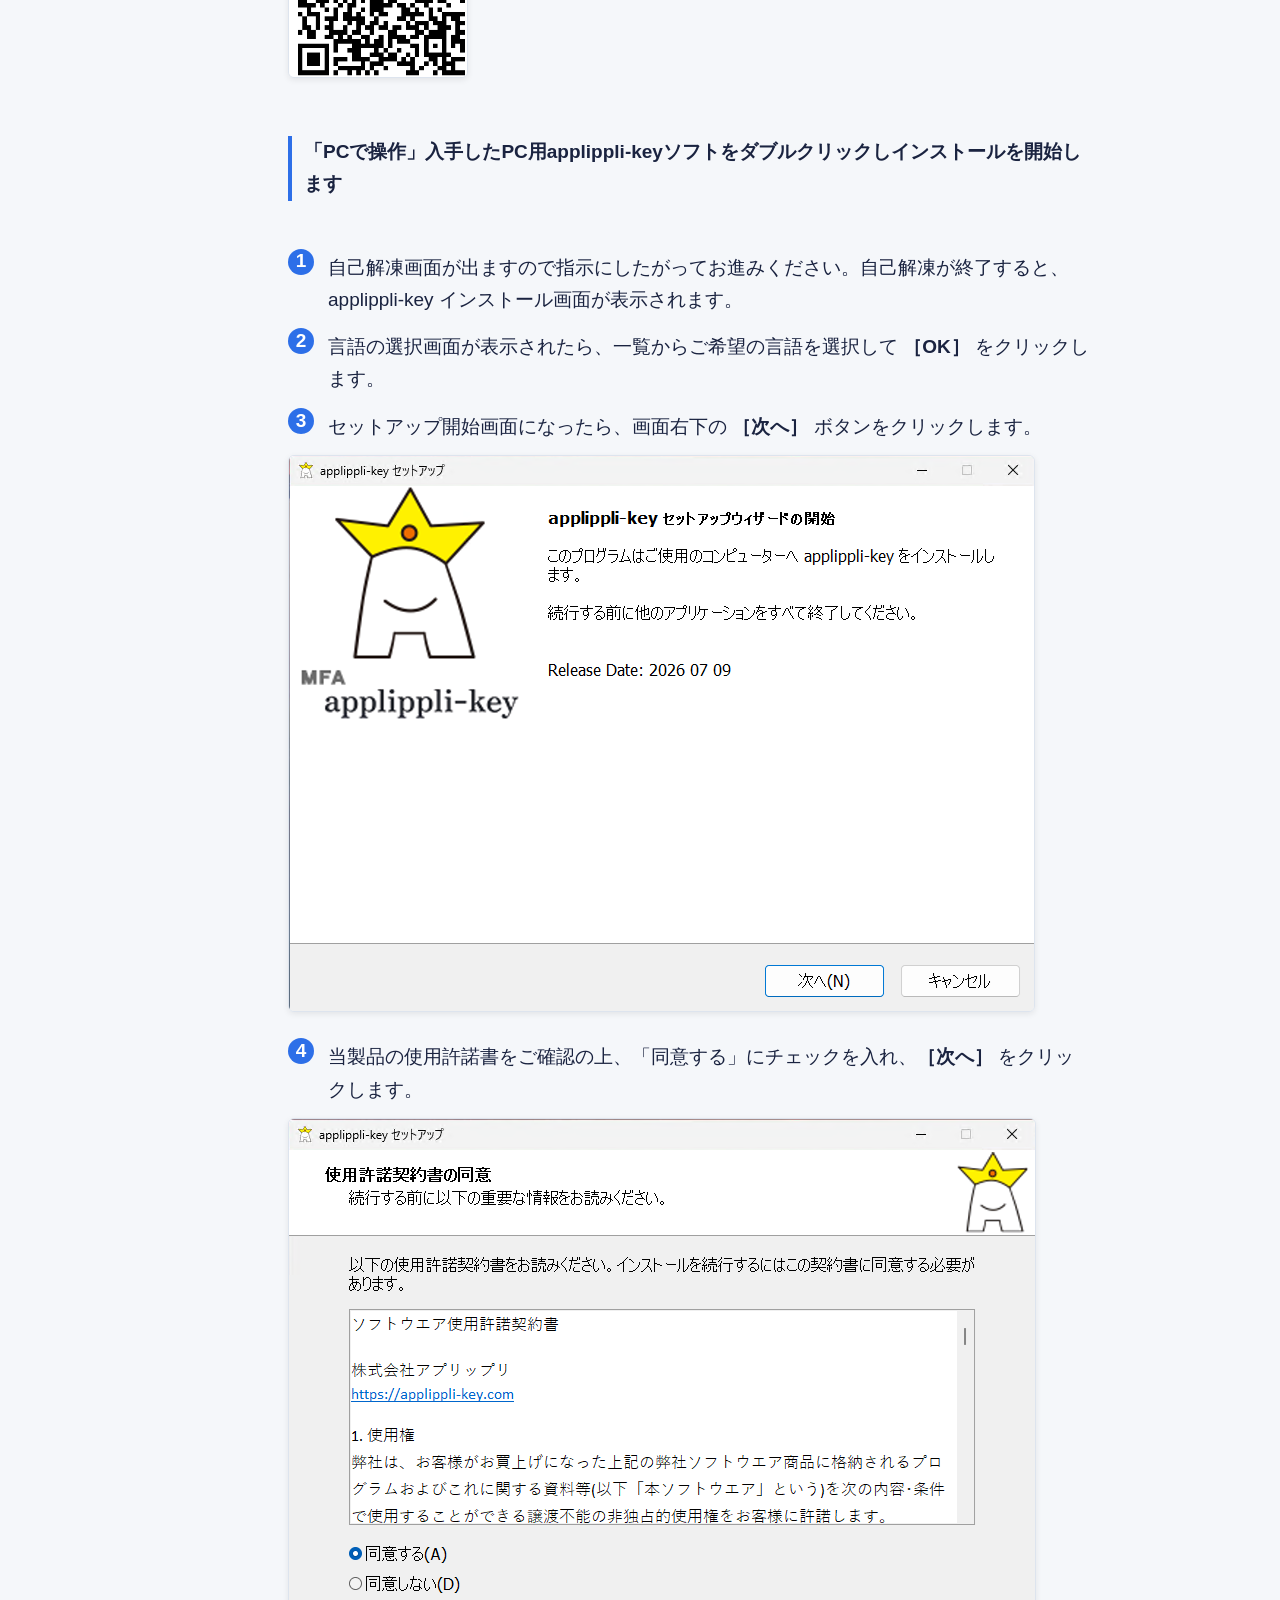
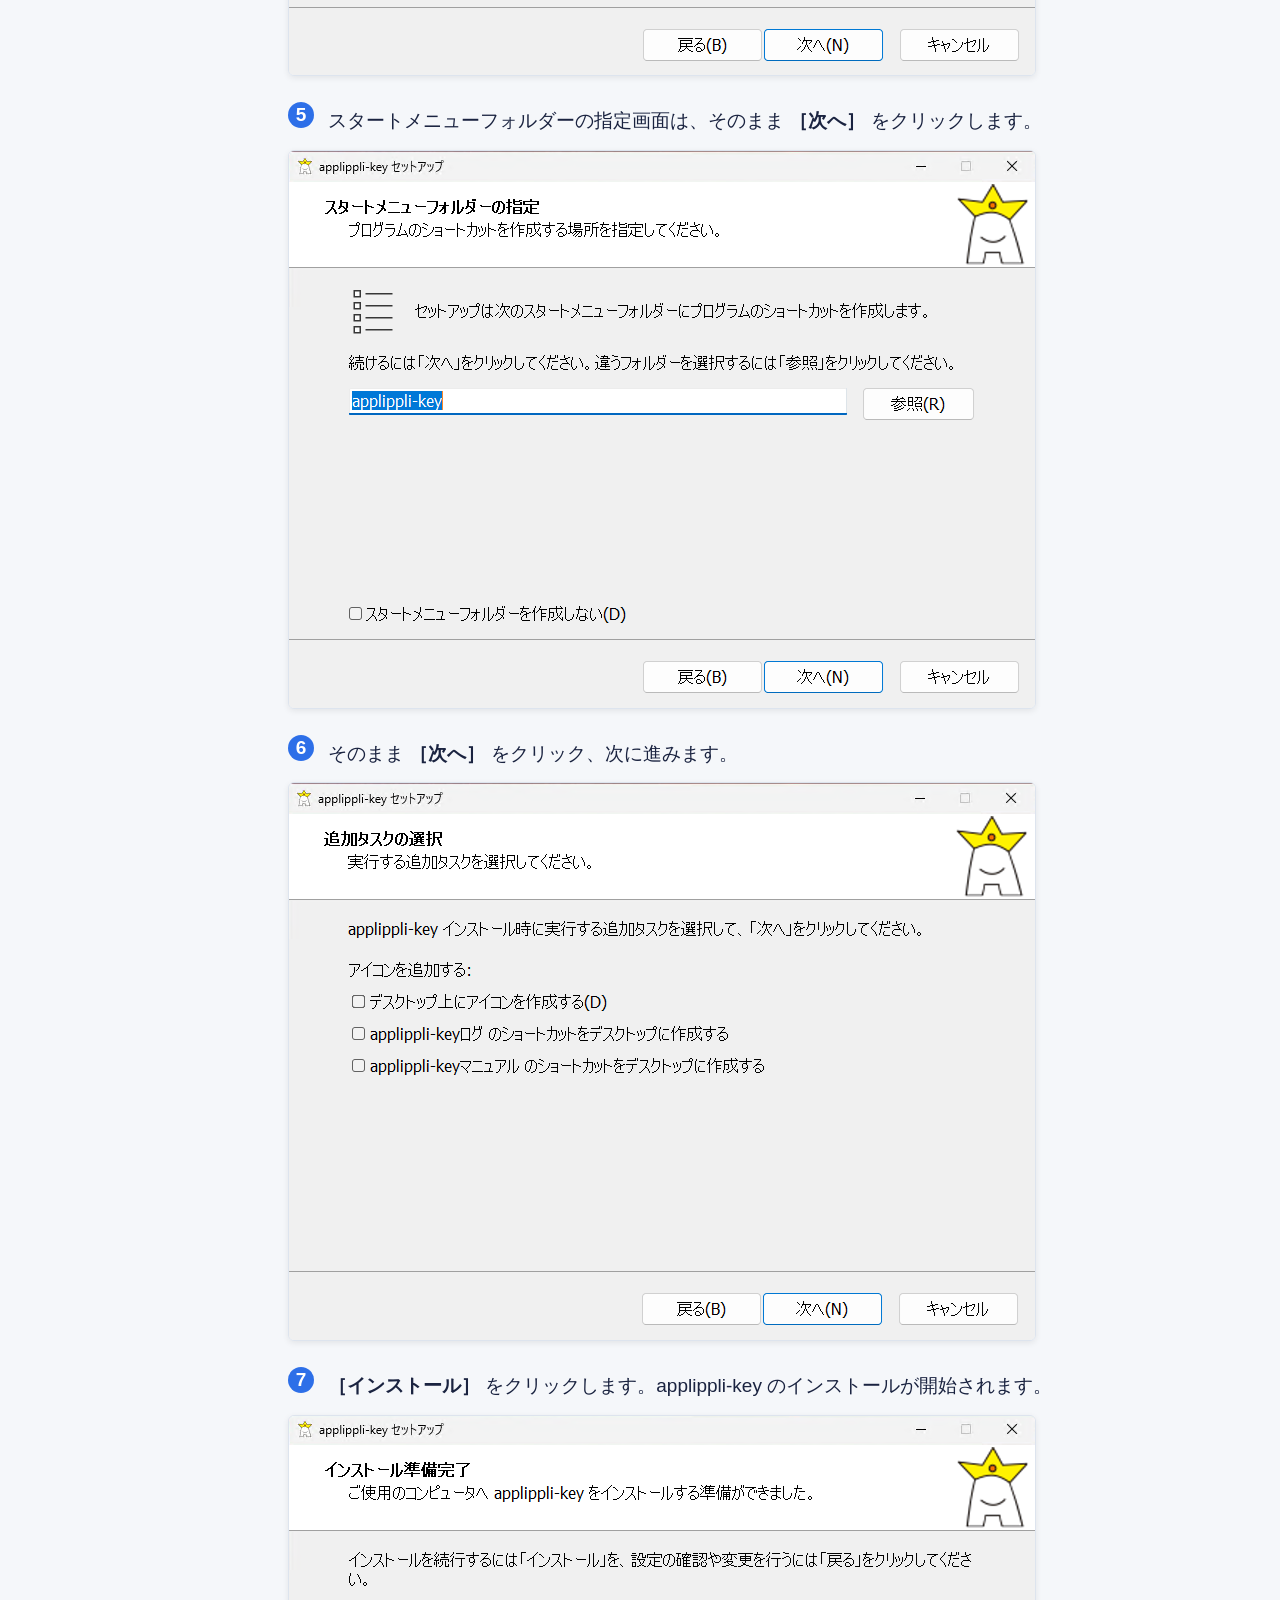
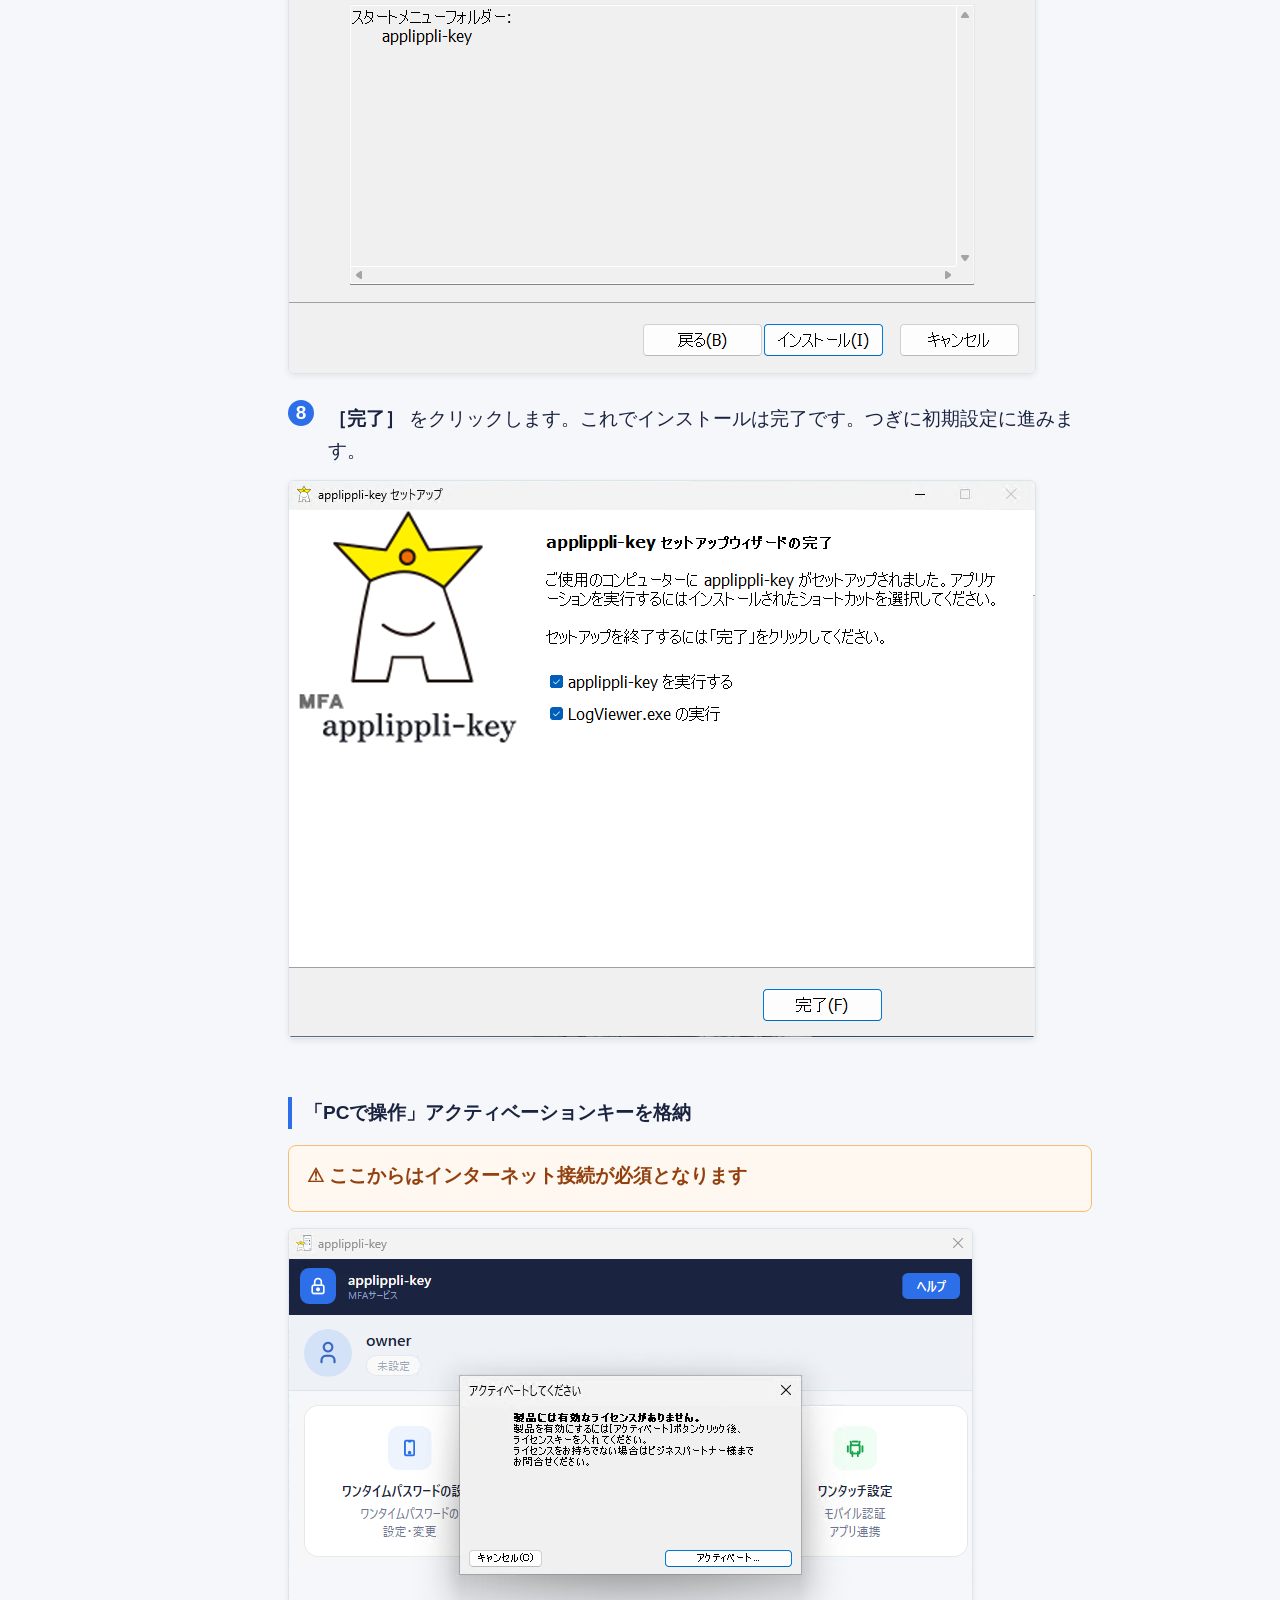
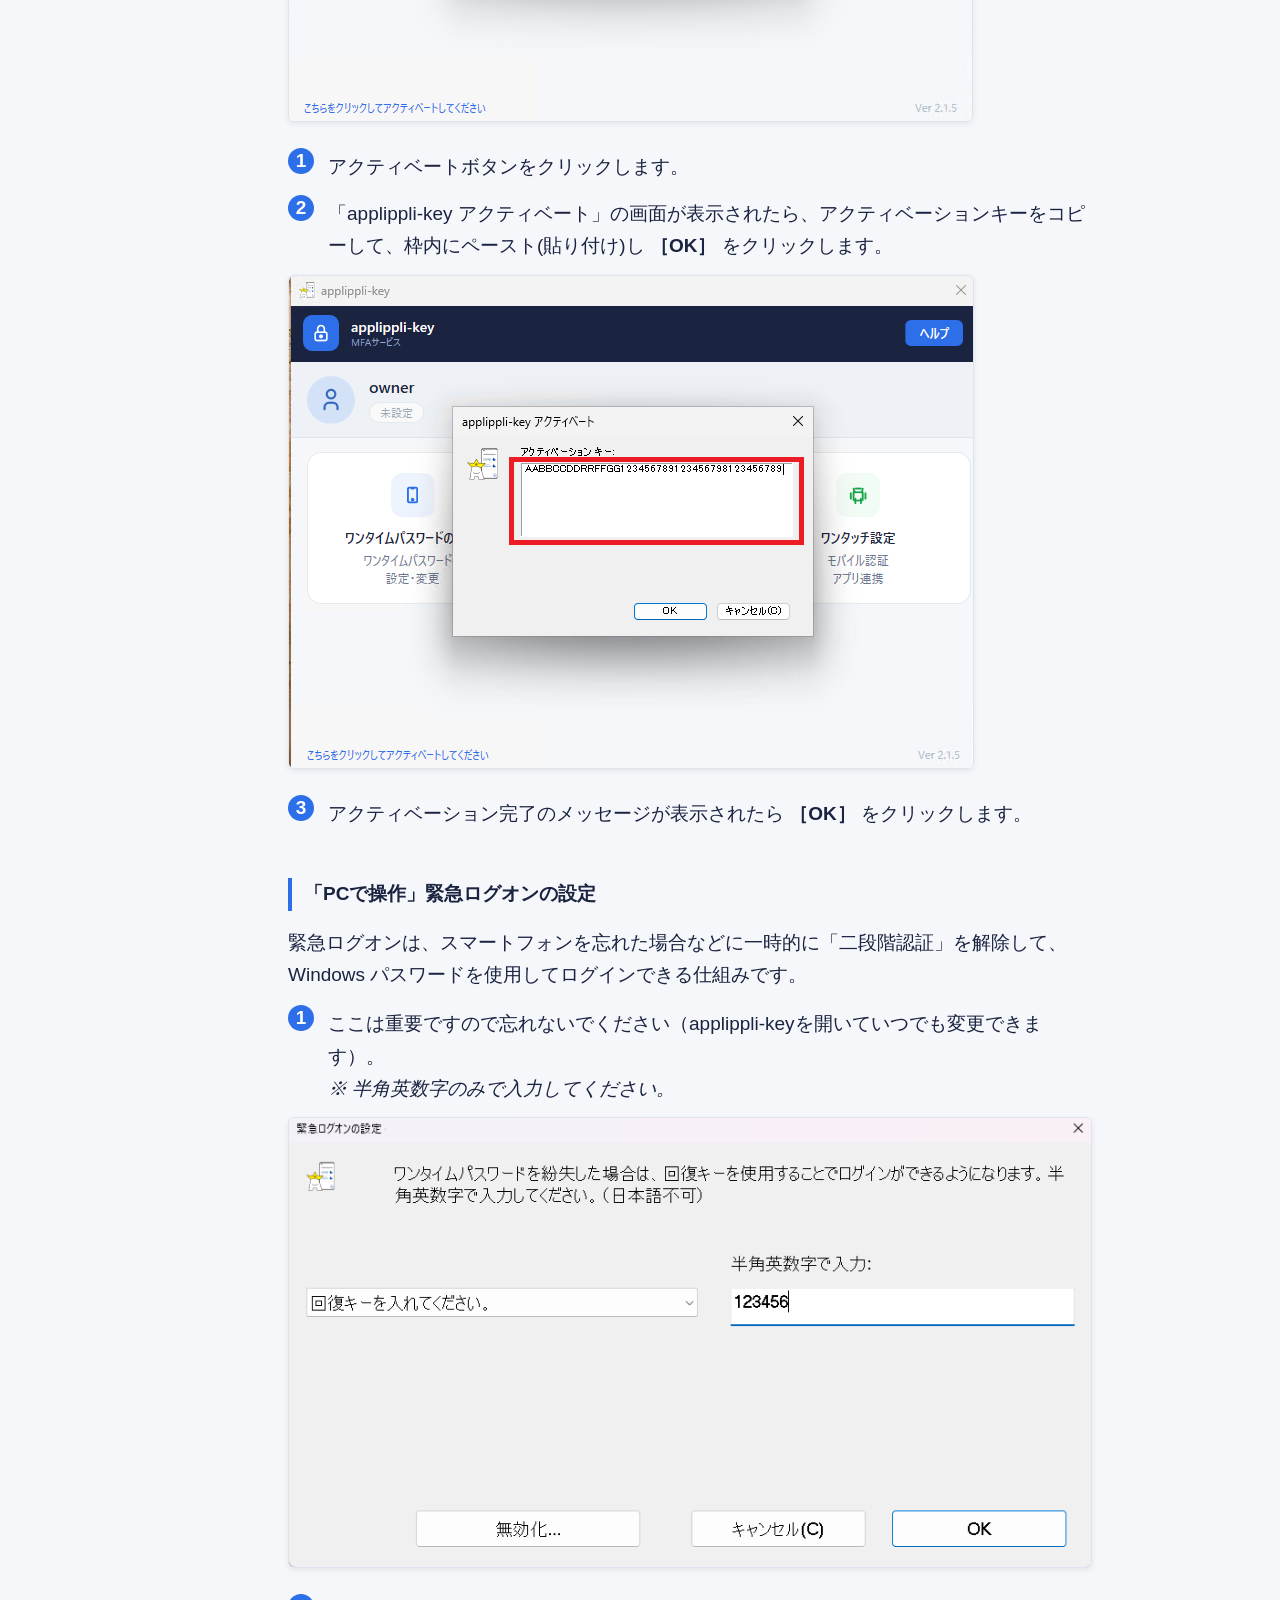
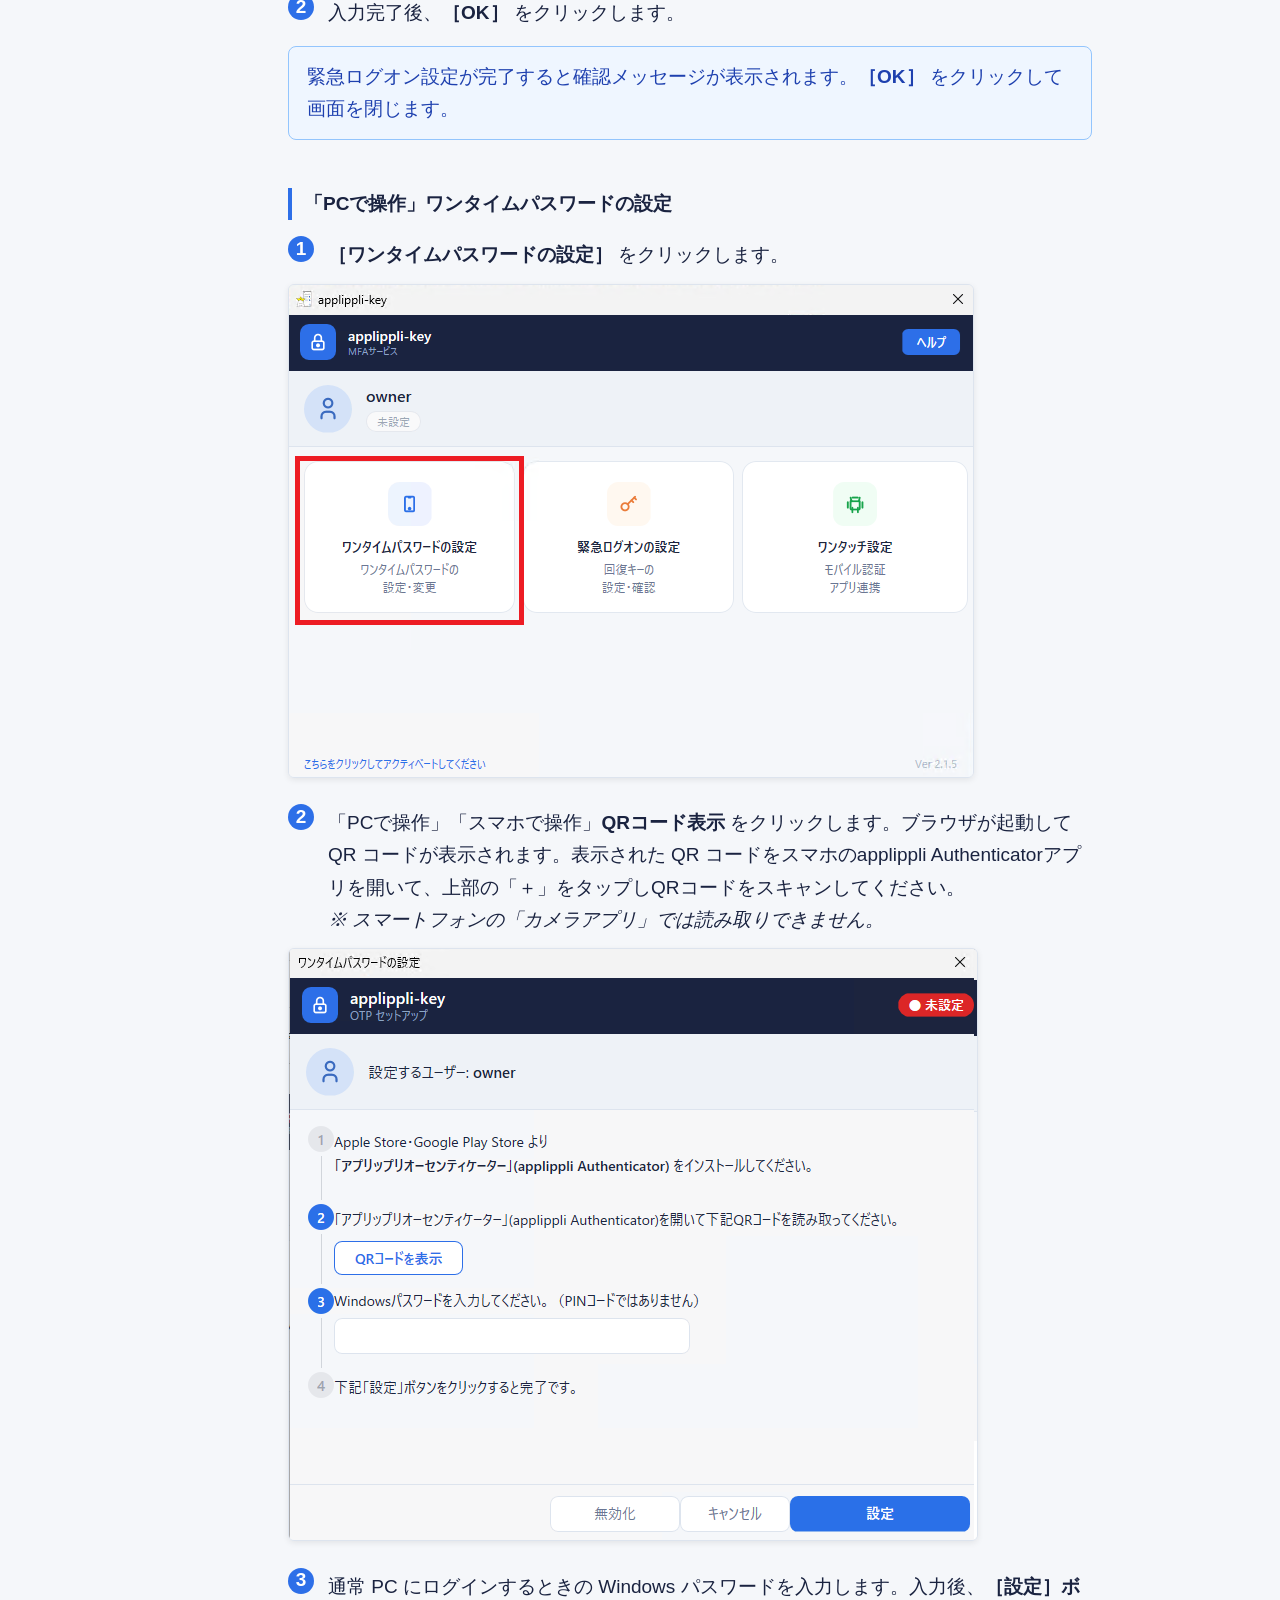
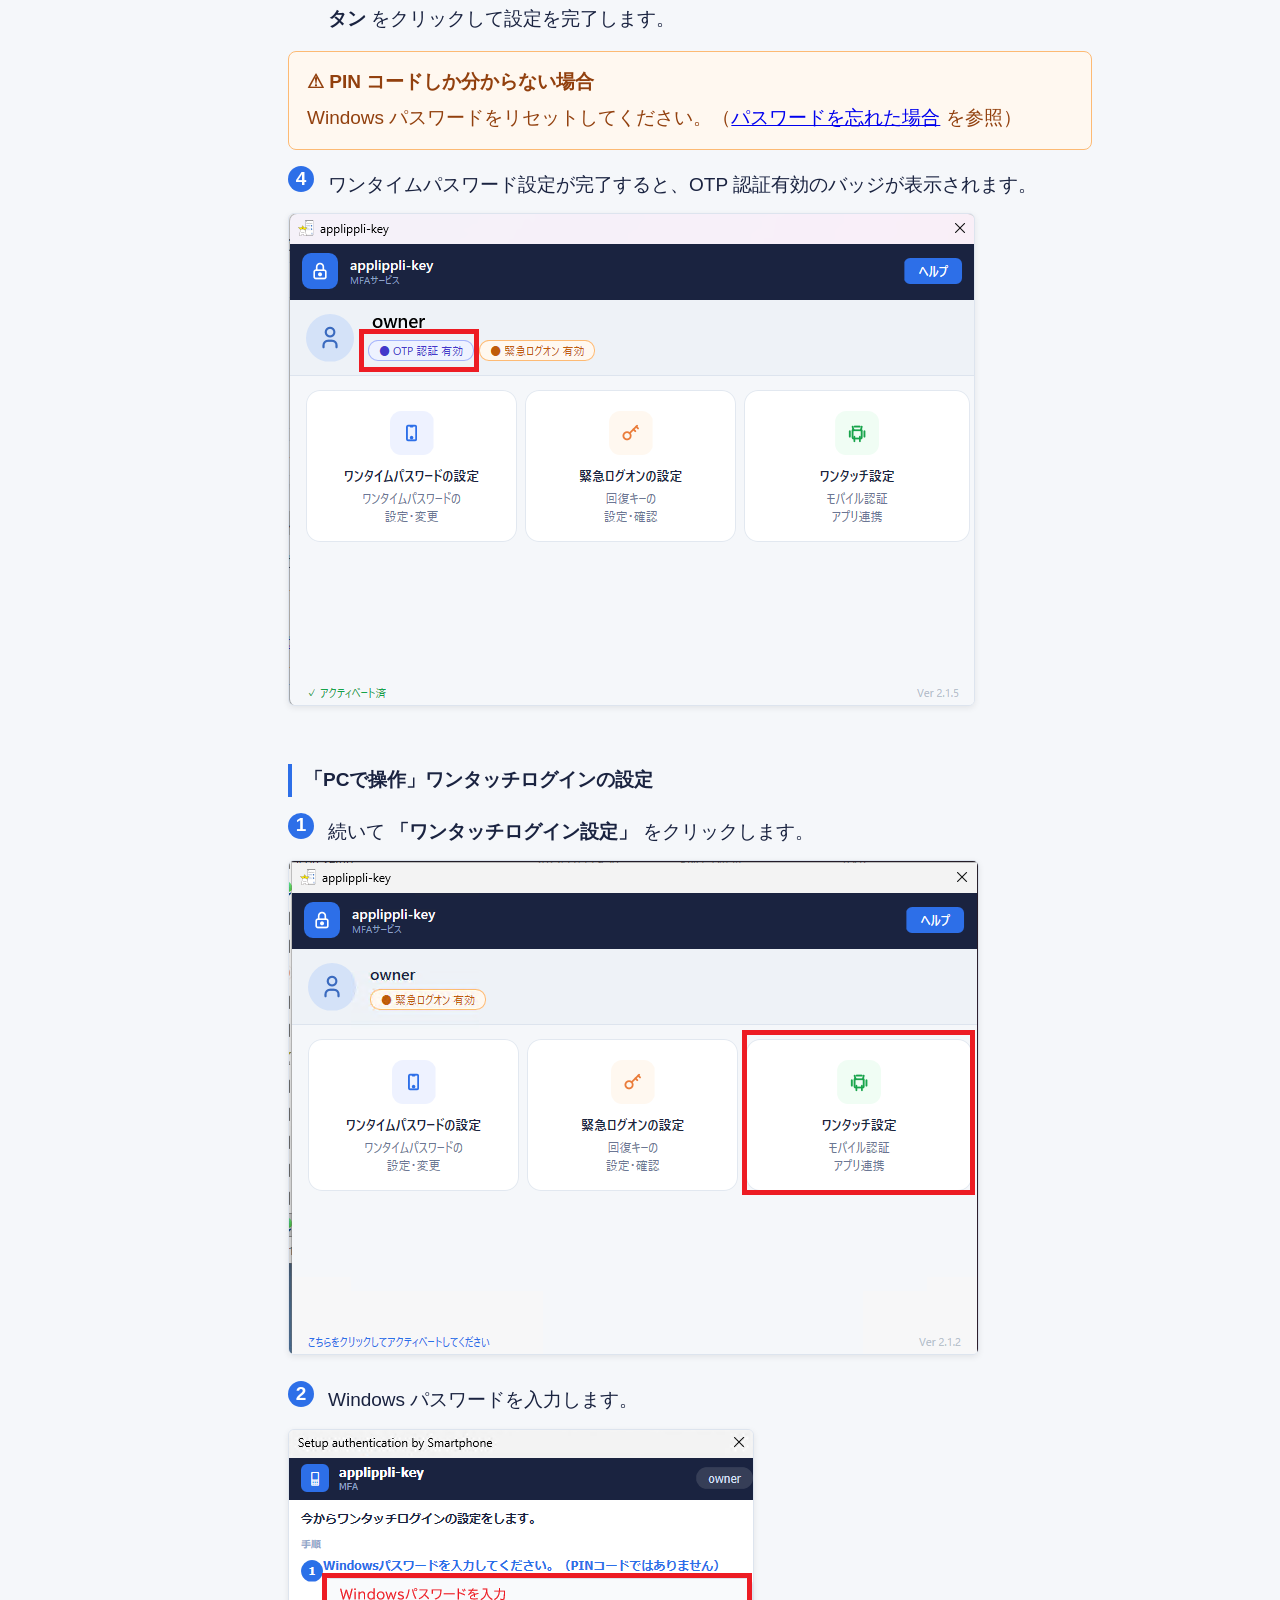
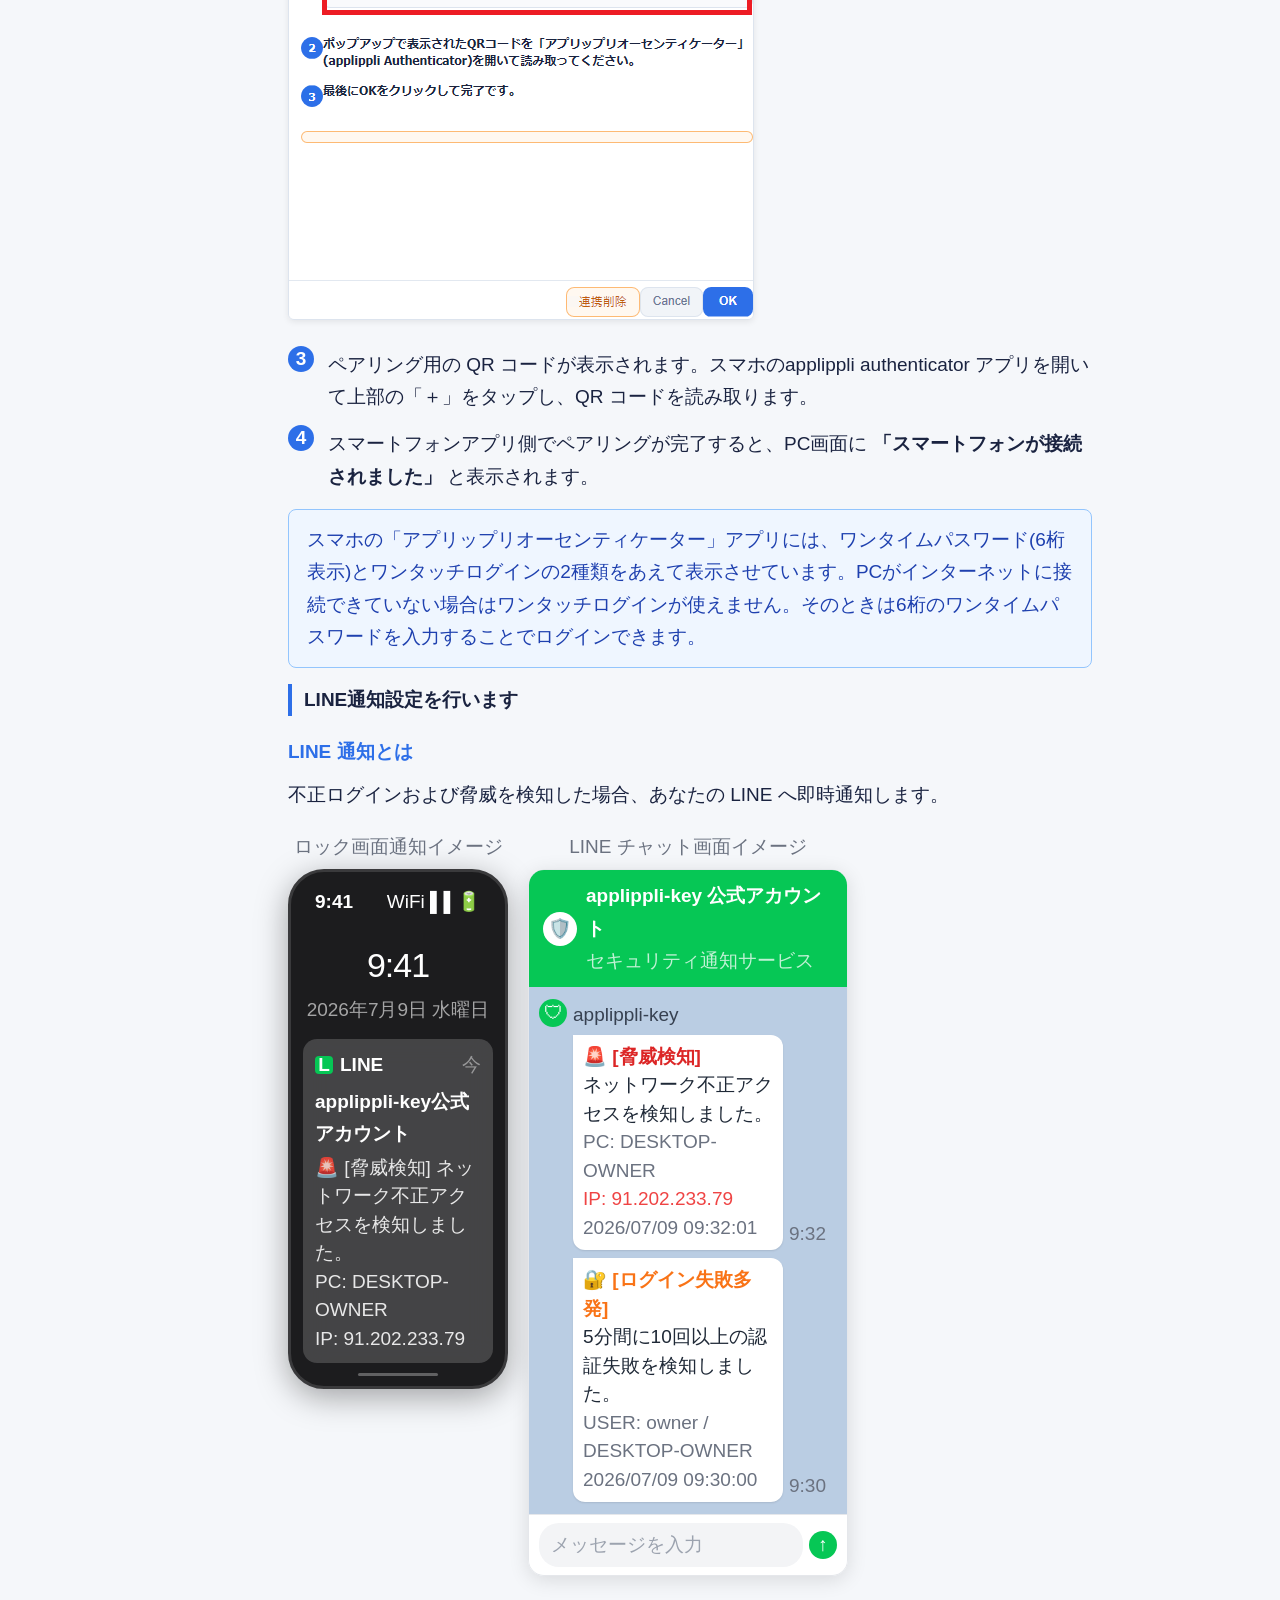
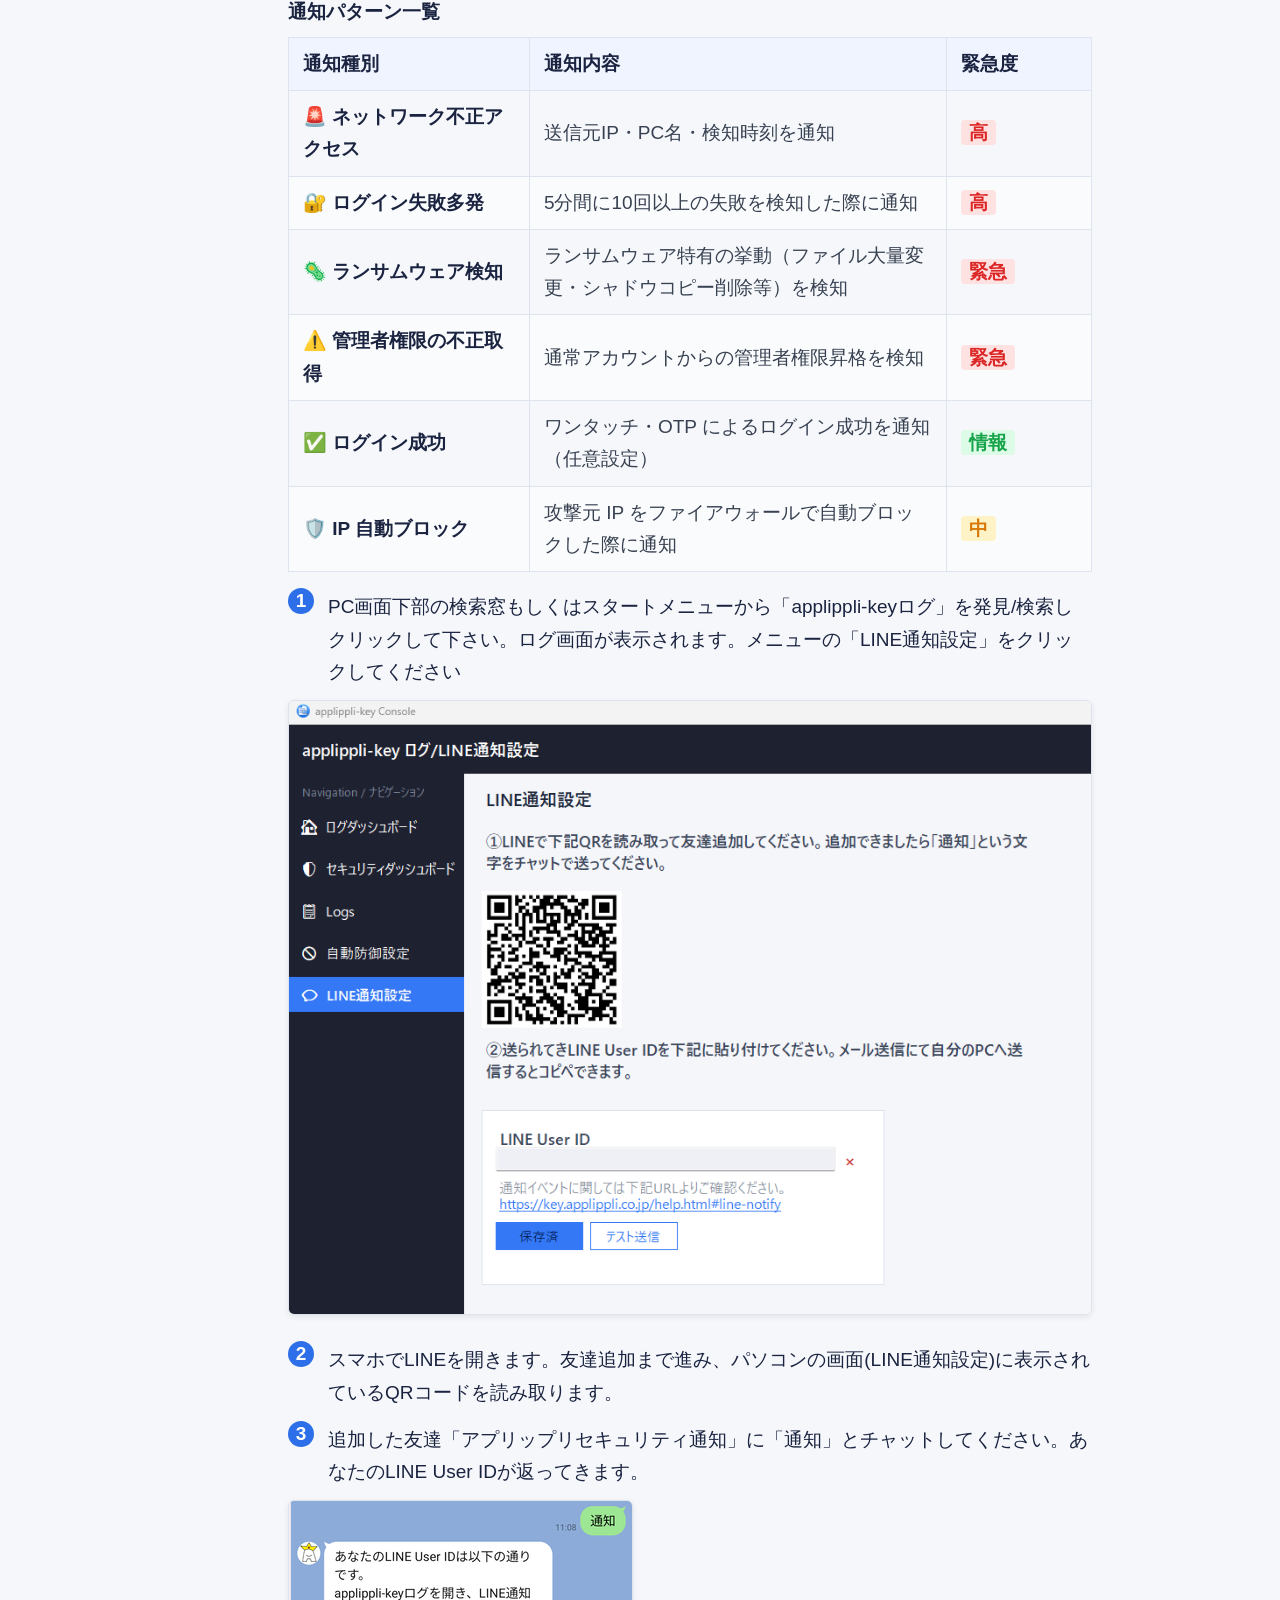
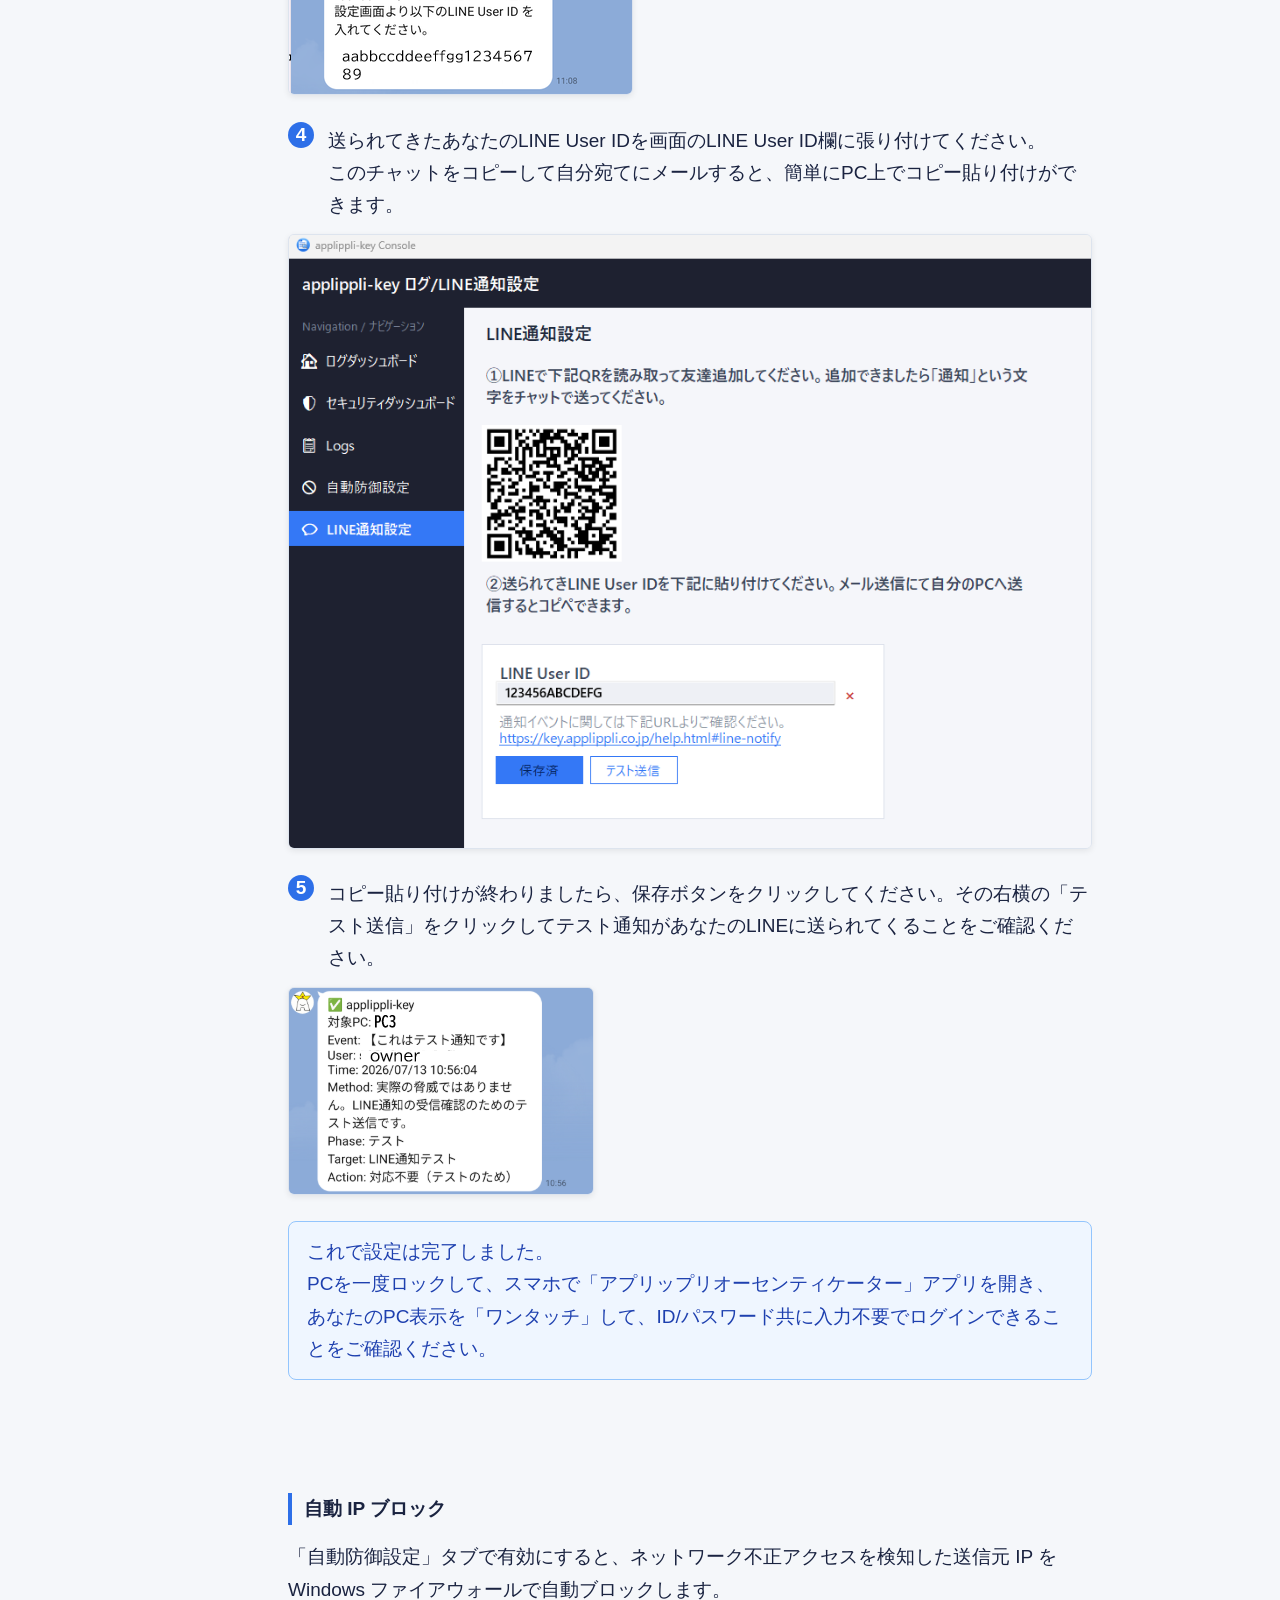
<file: help.html>
<!DOCTYPE html>
<html lang="ja" class="lang-ja">
<head>
<meta charset="UTF-8">
<meta name="viewport" content="width=device-width, initial-scale=1.0">
<meta name="robots" content="noindex, nofollow">
<title>applippli-key Setup Manual</title>
<style>
  * { box-sizing: border-box; margin: 0; padding: 0; }
  body {
    font-family: 'Yu Gothic UI', 'BIZ UDPGothic', Meiryo, sans-serif;
    font-size:19px;
    color: #1a2340;
    background: #f5f7fa;
    line-height: 1.7;
  }

  /* 言語切替 */
  html.lang-en .ja { display: none !important; }
  html.lang-ja .en { display: none !important; }

  /* ヘッダー */
  .header {
    background: #1a2340;
    color: #fff;
    padding: 24px 40px;
    display: flex;
    align-items: center;
    gap: 16px;
  }
  .header-icon {
    width: 44px; height: 44px;
    background: #2d6fe8;
    border-radius: 11px;
    display: flex; align-items: center; justify-content: center;
    flex-shrink: 0;
  }
  .header-brand { display: flex; align-items: center; gap: 10px; flex-shrink: 0; }
  .header-brand img { width: 56px; height: 56px; border-radius: 13px; display: block; flex-shrink: 0; }
  .header-brand-text { display: flex; flex-direction: column; line-height: 1.25; }
  .header-brand-name { font-weight: 700; font-size: 24px; }
  .header-brand-sub { font-size: 15px; color: #8fa3c8; }
  .header-manual-info { margin-left: 18px; padding-left: 18px; border-left: 1px solid rgba(255,255,255,0.18); }
  .header h1 { font-size: 20px; font-weight: bold; }
  .header p  { font-size:19px; color: #8fa3c8; margin-top: 2px; }

  /* 言語ボタン */
  #langBtn {
    margin-left: auto;
    background: transparent;
    border: 1px solid #4a6fa5;
    color: #8fa3c8;
    border-radius: 6px;
    padding: 5px 14px;
    font-size:19px;
    cursor: pointer;
    flex-shrink: 0;
    letter-spacing: .04em;
  }
  #langBtn:hover { background: #2a3a5a; color: #fff; }

  /* レイアウト */
  .container { display: flex; min-height: calc(100vh - 88px); }

  /* サイドナビ */
  nav {
    width: 240px;
    flex-shrink: 0;
    background: #fff;
    border-right: 1px solid #e2e8f0;
    padding: 20px 0;
    position: sticky;
    top: 0;
    height: 100vh;
    overflow-y: auto;
  }
  nav h2 {
    font-size:19px;
    color: #8fa3c8;
    text-transform: uppercase;
    letter-spacing: .08em;
    padding: 0 20px 8px;
  }
  nav a {
    display: block;
    padding: 7px 20px;
    font-size:19px;
    color: #3a4a6b;
    text-decoration: none;
    border-left: 3px solid transparent;
  }
  nav a:hover  { background: #f0f4ff; color: #2d6fe8; border-left-color: #2d6fe8; }
  nav a.active { background: #eef2ff; color: #2d6fe8; border-left-color: #2d6fe8; font-weight: 600; }

  /* 本文エリア */
  main { flex: 1; padding: 36px 48px; max-width: 900px; }

  /* セクション */
  section { margin-bottom: 48px; }
  section h2 {
    font-size: 19px;
    font-weight: bold;
    color: #1a2340;
    border-left: 4px solid #2d6fe8;
    padding-left: 12px;
    margin-bottom: 16px;
  }
  section h3 {
    font-size:19px;
    font-weight: bold;
    color: #2d6fe8;
    margin: 20px 0 10px;
  }

  /* 手順ステップ */
  .steps { list-style: none; padding: 0; }
  .steps li {
    display: flex;
    gap: 14px;
    margin-bottom: 12px;
    align-items: flex-start;
  }
  .step-num {
    flex-shrink: 0;
    width: 26px; height: 26px;
    background: #2d6fe8;
    color: #fff;
    border-radius: 50%;
    font-size:19px;
    font-weight: bold;
    display: flex; align-items: center; justify-content: center;
  }
  .step-txt { padding-top: 3px; }

  /* 注意ボックス */
  .note {
    background: #fff8f0;
    border: 1px solid #fdba74;
    border-radius: 8px;
    padding: 14px 18px;
    margin: 16px 0;
    font-size:19px;
    color: #92400e;
  }
  .note strong { display: block; margin-bottom: 4px; }

  /* 情報ボックス */
  .info {
    background: #eff6ff;
    border: 1px solid #93c5fd;
    border-radius: 8px;
    padding: 14px 18px;
    margin: 16px 0;
    font-size:19px;
    color: #1e40af;
  }

  /* アプリリンク */
  .app-link {
    display: inline-flex;
    align-items: center;
    gap: 8px;
    background: #f0f4ff;
    border: 1px solid #c7d4f8;
    border-radius: 8px;
    padding: 10px 16px;
    font-size:19px;
    color: #2d6fe8;
    text-decoration: none;
    margin: 8px 4px;
  }
  .app-link:hover { background: #e0eaff; }

  /* 区切り線 */
  hr { border: none; border-top: 1px solid #e2e8f0; margin: 20px 0; }

  /* フッター */
  footer {
    text-align: center;
    padding: 24px;
    font-size:19px;
    color: #8fa3c8;
    border-top: 1px solid #e2e8f0;
    background: #fff;
    display: flex;
    align-items: center;
    justify-content: center;
    gap: 10px;
  }
  footer img { width: 40px; height: 40px; border-radius: 10px; display: block; flex-shrink: 0; }
  footer .footer-brand-text { display: flex; flex-direction: column; line-height: 1.25; text-align: left; }
  footer .footer-brand-name { font-weight: 700; font-size: 18px; color: #1a2340; }
  footer .footer-brand-sub { font-size: 12px; color: #8fa3c8; }

  ul.bullet { padding-left: 20px; margin: 8px 0; }
  ul.bullet li { margin-bottom: 6px; }

  .badge-new {
    display: inline-block;
    background: #ef4444;
    color: #fff;
    font-size:19px;
    font-weight: bold;
    letter-spacing: .03em;
    padding: 2px 8px;
    border-radius: 10px;
    margin-left: 8px;
    vertical-align: middle;
  }
  nav a .badge-new { margin-left: 6px; font-size:19px; padding: 1px 6px; }

  @media print {
    nav { display: none; }
    main { padding: 20px; }
  }

  /* ===== モバイル対応 ===== */
  #navOverlay {
    display: none;
    position: fixed; inset: 0;
    background: rgba(0,0,0,0.45);
    z-index: 99;
  }
  #navOverlay.open { display: block; }
  nav.open { transform: translateX(0); }

  #hamburger {
    display: none;
    background: transparent;
    border: none;
    color: #fff;
    font-size: 22px;
    cursor: pointer;
    padding: 4px 8px;
    margin-right: 4px;
    flex-shrink: 0;
  }

  @media (max-width: 700px) {
    .header { padding: 14px 16px; gap: 10px; flex-wrap: wrap; }
    .header h1 { font-size:19px; }
    .header p  { font-size:19px; }
    .header-manual-info {
      margin-left: 0; padding-left: 0; border-left: none;
      flex-basis: 100%; margin-top: 8px;
      padding-top: 8px; border-top: 1px solid rgba(255,255,255,0.18);
    }
    #langBtn { margin-left: auto; }
    #hamburger { display: block; }

    nav {
      position: fixed;
      left: 0;
      top: 0; bottom: 0;
      width: 240px;
      z-index: 100;
      transition: transform 0.25s ease;
      height: 100%;
      box-shadow: 4px 0 16px rgba(0,0,0,0.15);
    }

    .container { display: block; }
    main { padding: 20px 16px; max-width: 100%; }

    section h2 { font-size:19px; }
    section h3 { font-size:19px; }

    table { display: block; overflow-x: auto; -webkit-overflow-scrolling: touch; }
    img   { max-width: 100%; height: auto; }

    pre, code { font-size:19px; overflow-x: auto; display: block; }
  }

  /* 検索ハイライト */
  mark { background: #fef08a; border-radius: 2px; padding: 0 1px; }

  /* 検索ボックス */
  #searchInput {
    width: 100%; padding: 7px 28px 7px 10px;
    border: 1px solid #dde4ee; border-radius: 6px;
    font-size:19px; color: #1a2340; outline: none;
    font-family: inherit;
  }
  #searchInput:focus { border-color: #2d6fe8; }
</style>
<script>
function toggleLang() {
  clearSearch();
  var html = document.documentElement;
  var btn  = document.getElementById('langBtn');
  if (html.className === 'lang-en') {
    html.className = 'lang-ja';
    html.lang = 'ja';
    btn.textContent = 'EN';
    try { localStorage.setItem('help-lang', 'ja'); } catch(e) {}
  } else {
    html.className = 'lang-en';
    html.lang = 'en';
    btn.textContent = 'JA';
    try { localStorage.setItem('help-lang', 'en'); } catch(e) {}
  }
}
window.onload = function() {
  try {
    var lang = localStorage.getItem('help-lang') || 'ja';
    document.documentElement.className = 'lang-' + lang;
    document.documentElement.lang = lang;
    document.getElementById('langBtn').textContent = lang === 'ja' ? 'EN' : 'JA';
  } catch(e) {}
};

/* ===== スクロールスパイ ===== */
function updateActiveNav() {
  var scrollPos = (window.scrollY !== undefined ? window.scrollY : document.documentElement.scrollTop) + 80;
  var links = document.querySelectorAll('nav a[href^="#"]');
  var currentLink = null;
  for (var j = 0; j < links.length; j++) {
    var target = document.getElementById(links[j].getAttribute('href').slice(1));
    if (target && target.offsetTop <= scrollPos) currentLink = links[j];
  }
  for (var j = 0; j < links.length; j++) {
    if (links[j] === currentLink) {
      links[j].className = 'active';
      links[j].scrollIntoView({ block: 'nearest' });
    } else {
      links[j].className = '';
    }
  }
}
window.addEventListener('scroll', updateActiveNav);
window.addEventListener('load', updateActiveNav);

/* ===== 検索 ===== */
var searchMarks = [];

function isLangHidden(el) {
  var htmlCls = document.documentElement.className;
  var cur = el;
  while (cur && cur !== document.documentElement) {
    var cls = cur.className || '';
    if (cls === 'ja' && htmlCls === 'lang-en') return true;
    if (cls === 'en' && htmlCls === 'lang-ja') return true;
    cur = cur.parentNode;
  }
  return false;
}

function walkTextNodes(el, fn) {
  for (var c = el.firstChild; c; c = c.nextSibling) {
    if (c.nodeType === 3) {
      fn(c);
    } else if (c.nodeType === 1 && c.tagName !== 'SCRIPT' && c.tagName !== 'STYLE') {
      walkTextNodes(c, fn);
    }
  }
}

function doSearch(val) {
  clearMarks();
  var countEl = document.getElementById('searchCount');
  var clearBtn = document.getElementById('searchClear');
  if (clearBtn) clearBtn.style.display = val ? 'block' : 'none';
  if (!val || val.length < 1) { countEl.textContent = ''; return; }

  var term = val.toLowerCase();
  var count = 0;
  var firstMark = null;
  var main = document.getElementById('mainContent');

  walkTextNodes(main, function(node) {
    if (isLangHidden(node.parentNode)) return;
    var text = node.nodeValue;
    var ltext = text.toLowerCase();
    var idx = ltext.indexOf(term);
    if (idx === -1) return;
    var frag = document.createDocumentFragment();
    var last = 0;
    while (idx !== -1) {
      frag.appendChild(document.createTextNode(text.slice(last, idx)));
      var mark = document.createElement('mark');
      mark.textContent = text.slice(idx, idx + val.length);
      frag.appendChild(mark);
      searchMarks.push(mark);
      if (!firstMark) firstMark = mark;
      count++;
      last = idx + val.length;
      idx = ltext.indexOf(term, last);
    }
    frag.appendChild(document.createTextNode(text.slice(last)));
    node.parentNode.replaceChild(frag, node);
  });

  var isJa = document.documentElement.className === 'lang-ja';
  if (count > 0) {
    countEl.style.color = '#2d6fe8';
    countEl.textContent = count + (isJa ? ' 件' : ' match' + (count > 1 ? 'es' : ''));
    firstMark.scrollIntoView({ block: 'center' });
  } else {
    countEl.style.color = '#e53e3e';
    countEl.textContent = isJa ? '見つかりません' : 'Not found';
  }
}

function clearMarks() {
  for (var i = 0; i < searchMarks.length; i++) {
    var m = searchMarks[i];
    if (m.parentNode) m.parentNode.replaceChild(document.createTextNode(m.textContent), m);
  }
  searchMarks = [];
  var main = document.getElementById('mainContent');
  if (main) main.normalize();
}

function clearSearch() {
  var inp = document.getElementById('searchInput');
  if (inp) inp.value = '';
  var clearBtn = document.getElementById('searchClear');
  if (clearBtn) clearBtn.style.display = 'none';
  var countEl = document.getElementById('searchCount');
  if (countEl) countEl.textContent = '';
  clearMarks();
}

function isMobile() { return window.innerWidth <= 700; }

function toggleNav() {
  var nav = document.getElementById('sideNav');
  var overlay = document.getElementById('navOverlay');
  var isOpen = nav.classList.contains('open');
  if (isOpen) {
    nav.classList.remove('open');
    nav.style.transform = 'translateX(-100%)';
    overlay.classList.remove('open');
  } else {
    nav.classList.add('open');
    nav.style.transform = 'translateX(0px)';
    overlay.classList.add('open');
  }
}

function closeNav() {
  var nav = document.getElementById('sideNav');
  nav.classList.remove('open');
  nav.style.transform = 'translateX(-100%)';
  document.getElementById('navOverlay').classList.remove('open');
}

/* モバイル時にナビを初期非表示・リンククリックでドロワーを閉じる */
window.addEventListener('load', function() {
  if (isMobile()) {
    document.getElementById('sideNav').style.transform = 'translateX(-100%)';
  }
  var links = document.querySelectorAll('#sideNav a');
  for (var i = 0; i < links.length; i++) {
    links[i].addEventListener('click', function() {
      if (isMobile()) closeNav();
    });
  }
});
</script>
</head>
<body>

<!-- ===== ヘッダー ===== -->
<div class="header">
  <button id="hamburger" onclick="toggleNav()" aria-label="メニュー">☰</button>
  <div class="header-brand">
    <img src="img/key-logo.png" alt="applippli-key">
    <div class="header-brand-text">
      <span class="header-brand-name">applippli-key</span>
      <span class="header-brand-sub">Security Suite</span>
    </div>
  </div>
  <div class="header-manual-info">
    <h1>
      <span class="ja">applippli-key 初期設定マニュアル</span>
      <span class="en">applippli-key Setup Manual</span>
    </h1>
    <p>
      <span class="ja">更新日：</span><span class="en">Updated: </span>2026/7/21
    </p>
  </div>
  <button id="langBtn" onclick="toggleLang()">EN</button>
</div>

<div id="navOverlay" onclick="closeNav()"></div>

<div class="container">

<!-- ===== サイドナビ ===== -->
<nav id="sideNav">
  <div style="padding:12px 14px 4px;">
    <div style="position:relative;">
      <input type="text" id="searchInput"
             placeholder="検索 / Search"
             oninput="doSearch(this.value)"
             style="width:100%;padding:7px 26px 7px 10px;border:1px solid #dde4ee;
                    border-radius:6px;font-size:19px;color:#1a2340;outline:none;
                    font-family:inherit;box-sizing:border-box;">
      <span id="searchClear" onclick="clearSearch()"
            style="position:absolute;right:8px;top:50%;margin-top:-8px;
                   cursor:pointer;color:#9aa3b8;font-size:19px;display:none;
                   line-height:1;user-select:none;">&#10005;</span>
    </div>
    <div id="searchCount" style="font-size:19px;margin-top:4px;padding-left:2px;min-height:15px;"></div>
  </div>
  <h2><span class="ja">目次</span><span class="en">Contents</span></h2>
  <a href="#intro"><span class="ja">はじめに</span><span class="en">Introduction</span></a>
<a href="#app-download"><span class="ja">「スマホで操作」applippli Authenticatorをインストールします</span><span class="en">Install applippli Authenticator on your smartphone</span></a>
  <a href="#installer-download"><span class="ja">「PCで操作」入手したPC用applippli-keyソフトをダブルクリックしインストールを開始します</span><span class="en">On your PC, double-click the applippli-key installer you obtained to begin installation.</span></a>
  <a href="#activate"><span class="ja">「PCで操作」アクティベーションキーを格納</span><span class="en">(On PC) Activation Key</span></a>
  <a href="#emergency"><span class="ja">「PCで操作」緊急ログオンの設定</span><span class="en">(On PC) Emergency Logon Setup</span></a>
  <a href="#otp-setup"><span class="ja">「PCで操作」ワンタイムパスワードの設定</span><span class="en">(On PC) OTP Setup</span></a>
  <a href="#onetouch"><span class="ja">「PCで操作」ワンタッチログインの設定</span><span class="en">(On PC) One-Touch Login Setup</span></a>
  <a href="#logviewer"><span class="ja">LINE通知設定を行います</span><span class="en">Configure LINE Notifications</span></a>
  <a href="#auto-block"><span class="ja">自動 IP ブロック</span><span class="en">Automatic IP Blocking</span></a>
  <a href="#log-color"><span class="ja">ログの色分け</span><span class="en">Log Color Coding</span></a>
  <a href="#log-events"><span class="ja">ログ イベント早見表</span><span class="en">Log Event Quick Reference</span></a>
  <a href="#emergency-use"><span class="ja">緊急ログオンの使用方法</span><span class="en">Using Emergency Logon</span></a>
  <a href="#user-switch"><span class="ja">他ユーザーへの切り替え</span><span class="en">Switching Users</span></a>
  <a href="#uninstall"><span class="ja">アンインストール手順</span><span class="en">Uninstall</span></a>
  <a href="#forgot-ms"><span class="ja">パスワードを忘れた場合（MSアカウント）</span><span class="en">Forgot Password (MS Account)</span></a>
  <a href="#forgot-local"><span class="ja">パスワードを忘れた場合（ローカル）</span><span class="en">Forgot Password (Local)</span></a>
  <a href="#account-type"><span class="ja">アカウント種別の判別方法</span><span class="en">Identify Account Type</span></a>
</nav>

<!-- ===== 本文 ===== -->
<main id="mainContent">

  <!-- はじめに / Introduction -->
  <section id="intro">
    <h2><span class="ja">はじめに</span><span class="en">Introduction</span></h2>
    <ul class="bullet">
      <li><span class="ja">本マニュアルの記載内容に基づいて発生した損害について、当社は一切の責任を負いません。操作は自己責任で行ってください。</span><span class="en">We accept no liability for any damages arising from the use of this manual. Operate at your own risk.</span></li>
      <li><span class="ja">本マニュアルの無断転載・複製を禁じます。</span><span class="en">Unauthorized reproduction or copying of this manual is prohibited.</span></li>
      <li><span class="ja">インストールは、対象PCの<strong>管理者権限(インストール権限)を持つ方</strong>が行ってください。管理者権限(インストール権限)がない方ではインストールができません。</span><span class="en">Installation must be performed by a user with <strong>administrator privileges</strong> on the PC (installation is not possible without administrator privileges).</span></li>
      <li><span class="ja">インストールを始める前に、すべてのプログラムを終了してください。また、常駐プログラムが動作していると、正しくインストールできない場合があります。</span><span class="en">Close all running programs before starting the installation. Also, background (resident) programs may interfere with the installation.</span></li>
    </ul>
    <div class="note">
      <strong>
        <span class="ja">⚠ PINコードおよび顔認証を使用してログインしている方</span>
        <span class="en">⚠ For users logging in with a PIN code or facial recognition</span>
      </strong>
      <span class="ja">PCへログインするパスワードを把握している方はそのままお進みください。</span>
      <span class="en">If you know your PC login password, please proceed as is.</span>
      <p class="ja" style="margin-top:.9em;"><b>⚠ PCへログインするパスワードを忘れてしまった方</b><br>
      ご入手の上、次の手順にお進みください。<br>
      <a href="#forgot-ms">Windows パスワードを忘れた場合（マイクロソフトアカウント）</a><br>
      <a href="#forgot-local">Windows パスワードを忘れた場合（ローカルアカウント）</a></p>
      <p class="en" style="margin-top:.9em;"><b>⚠ If you have forgotten your PC login password</b><br>
      Once obtained, proceed to the next step.<br>
      <a href="#forgot-ms">If you forgot your Windows password (Microsoft account)</a><br>
      <a href="#forgot-local">If you forgot your Windows password (Local account)</a></p>
    </div>
  </section>

  <div class="note">
      <strong>
        <span class="ja">(推奨)PC/サーバーにログインするユーザーがあなた以外に合計3人いる場合</span>
        <span class="en">(Recommended) If a total of 3 other users log in to this PC/server besides yourself</span>
      </strong>
      <span class="ja">3人ともに下記の初期設定を行ってPC/サーバーにログインするすべての人が2段階認証になるようにしてください。一人でも2段階認証にしていないユーザーがいると、そのユーザーは2段階認証になっていないため、その人のパスワードを使って不正にログインされる危険が発生します。</span>
      <span class="en">Have all 3 users complete the initial setup below so that everyone who logs in to the PC/server has two-factor authentication enabled. If even one user does not have two-factor authentication enabled, that user's password could be used to log in without authorization.</span>
    </div>

<section id="app-download">
    <h2><span class="ja">「スマホで操作」applippli Authenticatorをインストールします</span><span class="en">Install applippli Authenticator on your smartphone</span></h2>
    <h3><span class="ja">【iPhone 端末の場合】</span><span class="en">For iPhone</span></h3>
    <p>
      <span class="ja">iPhoneで「下記QRコード」を読み取るか、App Storeアプリを開いて「applippli Authenticator」もしくは「アプリップリオーセンティケーター」を検索して、インストールします。</span>
      <span class="en">On your iPhone, scan the QR code below, or open the App Store app and search for "applippli Authenticator" to install it.</span>
    </p>
    <div style="margin:12px 0;">
      <img src="img/qr-ios-authenticator.png" alt="applippli Authenticator iOS QRコード" style="width:180px;border:1px solid #dde4ee;border-radius:6px;box-shadow:0 2px 6px rgba(0,0,0,0.08);">
    </div>
    <h3><span class="ja">【Android 端末の場合】</span><span class="en">For Android</span></h3>
    <p>
      <span class="ja">アンドロイド端末で「下記QRコード」を読み取るか、Google Play Storeアプリを開いて「applippli」と入力して検索してください。タップしてインストールします。</span>
      <span class="en">On your Android device, scan the QR code below, or open the Google Play Store app and search for "applippli Authenticator" to install it.</span>
    </p>
    <div style="margin:12px 0;">
      <img src="img/qr-android-authenticator.png" alt="applippli Authenticator Android QRコード" style="width:180px;border:1px solid #dde4ee;border-radius:6px;box-shadow:0 2px 6px rgba(0,0,0,0.08);">
    </div>
  </section>

  <!-- インストーラーDL / Download Installer -->
  <section id="installer-download">
    <h2><span class="ja">「PCで操作」入手したPC用applippli-keyソフトをダブルクリックしインストールを開始します</span><span class="en">On your PC, double-click the applippli-key installer you obtained to begin installation.</span></h2>
  </section>

  <!-- インストール / Installation -->
  <section id="install">
    <ul class="steps">
      <li><span class="step-num">1</span><span class="step-txt"><span class="ja">自己解凍画面が出ますので指示にしたがってお進みください。自己解凍が終了すると、applippli-key インストール画面が表示されます。</span><span class="en">Follow the self-extraction prompts. The applippli-key installation screen will appear once extraction is complete.</span></span></li>
      <li><span class="step-num">2</span><span class="step-txt"><span class="ja">言語の選択画面が表示されたら、一覧からご希望の言語を選択して <strong>［OK］</strong> をクリックします。</span><span class="en">When the language selection screen appears, choose your preferred language and click <strong>[OK]</strong>.</span></span></li>
      <li><span class="step-num">3</span><span class="step-txt"><span class="ja">セットアップ開始画面になったら、画面右下の <strong>［次へ］</strong> ボタンをクリックします。</span><span class="en">On the setup start screen, click <strong>[Next]</strong> at the bottom right.</span></span></li>
      <li style="list-style:none;display:block;margin:12px 0 16px;">
        <img src="img/102.png" alt="セットアップ開始画面" style="max-width:100%;border:1px solid #dde4ee;border-radius:6px;box-shadow:0 2px 6px rgba(0,0,0,0.08);">
      </li>
      <li><span class="step-num">4</span><span class="step-txt"><span class="ja">当製品の使用許諾書をご確認の上、「同意する」にチェックを入れ、<strong>［次へ］</strong> をクリックします。</span><span class="en">Read the license agreement, check "I agree," and click <strong>[Next]</strong>.</span></span></li>
      <li style="list-style:none;display:block;margin:12px 0 16px;">
        <img src="img/103.png" alt="使用許諾書画面" style="max-width:100%;border:1px solid #dde4ee;border-radius:6px;box-shadow:0 2px 6px rgba(0,0,0,0.08);">
      </li>
      <li><span class="step-num">5</span><span class="step-txt"><span class="ja">スタートメニューフォルダーの指定画面は、そのまま <strong>［次へ］</strong> をクリックします。</span><span class="en">On the Start Menu folder screen, click <strong>[Next]</strong> to proceed with the default.</span></span></li>
      <li style="list-style:none;display:block;margin:12px 0 16px;">
        <img src="img/104.png" alt="スタートメニューフォルダー指定画面" style="max-width:100%;border:1px solid #dde4ee;border-radius:6px;box-shadow:0 2px 6px rgba(0,0,0,0.08);">
      </li>
      <li><span class="step-num">6</span><span class="step-txt"><span class="ja">そのまま <strong>［次へ］</strong> をクリック、次に進みます。</span><span class="en">Click <strong>[Next]</strong> to continue.</span></span></li>
      <li style="list-style:none;display:block;margin:12px 0 16px;">
        <img src="img/105.png" alt="デスクトップアイコン作成画面" style="max-width:100%;border:1px solid #dde4ee;border-radius:6px;box-shadow:0 2px 6px rgba(0,0,0,0.08);">
      </li>
      <li><span class="step-num">7</span><span class="step-txt"><span class="ja"><strong>［インストール］</strong> をクリックします。applippli-key のインストールが開始されます。</span><span class="en">Review the settings and click <strong>[Install]</strong> to begin installation.</span></span></li>
      <li style="list-style:none;display:block;margin:12px 0 16px;">
        <img src="img/106.png" alt="インストール確認画面" style="max-width:100%;border:1px solid #dde4ee;border-radius:6px;box-shadow:0 2px 6px rgba(0,0,0,0.08);">
      </li>
      <li><span class="step-num">8</span><span class="step-txt"><span class="ja"><strong>［完了］</strong> をクリックします。これでインストールは完了です。つぎに初期設定に進みます。</span><span class="en">Click <strong>[Finish]</strong>. This completes the installation. Next, proceed to the initial setup.</span></span></li>
      <li style="list-style:none;display:block;margin:12px 0 16px;">
        <img src="img/108.png" alt="インストール完了画面" style="max-width:100%;border:1px solid #dde4ee;border-radius:6px;box-shadow:0 2px 6px rgba(0,0,0,0.08);">
      </li>
    </ul>
  </section>

  <!-- 緊急ログオン設定 / Emergency Logon Setup -->
  <!-- アクティベーション / Activation -->
  <section id="activate">
    <h2><span class="ja">「PCで操作」アクティベーションキーを格納</span><span class="en">(On PC) Activation Key Registration</span></h2>
    <div class="note">
      <strong>
        <span class="ja">⚠ ここからはインターネット接続が必須となります</span>
        <span class="en">⚠ Internet connection required</span>
      </strong>
      <span class="en">An internet connection is required from this point onward.</span>
    </div>
    <ul class="steps">
      <li style="list-style:none;display:block;margin:12px 0 16px;">
        <img src="img/136.png" alt="アクティベーションしてください画面"
             style="max-width:100%;border:1px solid #dde4ee;border-radius:6px;box-shadow:0 2px 6px rgba(0,0,0,0.08);">
      </li>
      <li><span class="step-num">1</span><span class="step-txt">
        <span class="ja">アクティベートボタンをクリックします。</span>
        <span class="en">Click the Activate button.</span>
      </span></li>
      <li><span class="step-num">2</span><span class="step-txt">
        <span class="ja">「applippli-key アクティベート」の画面が表示されたら、アクティベーションキーをコピーして、枠内にペースト(貼り付け)し <strong>［OK］</strong> をクリックします。</span>
        <span class="en">When the activation screen appears, copy your activation key and paste it into the field, then click <strong>[OK]</strong>.</span>
      </span></li>
      <li style="list-style:none;display:block;margin:12px 0 16px;">
        <img src="img/137.png" alt="アクティベート画面"
             style="max-width:100%;border:1px solid #dde4ee;border-radius:6px;box-shadow:0 2px 6px rgba(0,0,0,0.08);">
      </li>
      <li><span class="step-num">3</span><span class="step-txt">
        <span class="ja">アクティベーション完了のメッセージが表示されたら <strong>［OK］</strong> をクリックします。</span>
        <span class="en">When the activation success message appears, click <strong>[OK]</strong>.</span>
      </span></li>
    </ul>
  </section>

  <section id="emergency">
    <h2><span class="ja">「PCで操作」緊急ログオンの設定</span><span class="en">(On PC) Emergency Logon Setup</span></h2>
    <p>
      <span class="ja">緊急ログオンは、スマートフォンを忘れた場合などに一時的に「二段階認証」を解除して、Windows パスワードを使用してログインできる仕組みです。</span>
      <span class="en">Emergency Logon allows you to temporarily disable two-factor authentication and log in with your Windows password — for example, when you have forgotten your smartphone.</span>
    </p>
    <ul class="steps" style="margin-top:14px;">
      <li><span class="step-num">1</span><span class="step-txt">
        <span class="ja">ここは重要ですので忘れないでください（applippli-keyを開いていつでも変更できます）。<br><em>※ 半角英数字のみで入力してください。</em></span>
        <span class="en">This is important — please don't forget it (you can change it anytime by opening applippli-key).<br><em>※ Use half-width alphanumeric characters only.</em></span>
      </span></li>
      <li style="list-style:none;display:block;margin:12px 0 16px;">
        <img src="img/601.png" alt="緊急ログオンの設定画面"
             style="max-width:100%;border:1px solid #dde4ee;border-radius:6px;box-shadow:0 2px 6px rgba(0,0,0,0.08);">
      </li>
      <li><span class="step-num">2</span><span class="step-txt">
        <span class="ja">入力完了後、<strong>［OK］</strong> をクリックします。</span>
        <span class="en">After entering your answer, click <strong>[OK]</strong>.</span>
      </span></li>
    </ul>
    <div class="info">
      <span class="ja">緊急ログオン設定が完了すると確認メッセージが表示されます。<strong>［OK］</strong> をクリックして画面を閉じます。</span>
      <span class="en">A confirmation message will appear when Emergency Logon setup is complete. Click <strong>[OK]</strong> to close.</span>
    </div>
  </section>

  <!-- OTP設定 / OTP Setup -->
  <section id="otp-setup">
    <h2><span class="ja">「PCで操作」ワンタイムパスワードの設定</span><span class="en">(On PC) OTP Setup</span></h2>
    <ul class="steps">
      <li><span class="step-num">1</span><span class="step-txt">
        <span class="ja"><strong>［ワンタイムパスワードの設定］</strong> をクリックします。</span>
        <span class="en">Click <strong>[OTP Setup]</strong>.</span>
      </span></li>
      <li style="list-style:none;display:block;margin:12px 0 16px;">
        <img src="img/138.png" alt="ワンタイムパスワードの設定画面"
             style="max-width:100%;border:1px solid #dde4ee;border-radius:6px;box-shadow:0 2px 6px rgba(0,0,0,0.08);">
      </li>
      <li><span class="step-num">2</span><span class="step-txt">
        <span class="ja">「PCで操作」「スマホで操作」<strong>QRコード表示</strong> をクリックします。ブラウザが起動して QR コードが表示されます。表示された QR コードをスマホのapplippli Authenticatorアプリを開いて、上部の「＋」をタップしQRコードをスキャンしてください。<br><em>※ スマートフォンの「カメラアプリ」では読み取りできません。</em></span>
        <span class="en">"On PC" / "On smartphone" Click <strong>QR Code Display</strong>. A browser window will open displaying a QR code. Open the applippli Authenticator app on your smartphone, tap "+" at the top, and scan the displayed QR code.<br><em>※ The device's default camera cannot be used to scan.</em></span>
      </span></li>
      <li style="list-style:none;display:block;margin:12px 0 16px;">
        <img src="img/113.png" alt="QRコード表示画面" style="max-width:100%;border:1px solid #dde4ee;border-radius:6px;box-shadow:0 2px 6px rgba(0,0,0,0.08);">
      </li>
      <li><span class="step-num">3</span><span class="step-txt">
        <span class="ja">通常 PC にログインするときの Windows パスワードを入力します。入力後、<strong>［設定］ボタン</strong> をクリックして設定を完了します。</span>
        <span class="en">Enter your Windows login password, then click the <strong>[Set]</strong> button to complete setup.</span>
      </span></li>
      <li style="list-style:none;display:block;margin:12px 0 16px;">
        <div class="note">
          <strong>
            <span class="ja">⚠ PIN コードしか分からない場合</span>
            <span class="en">⚠ If you only know your PIN code</span>
          </strong>
          <span class="ja">Windows パスワードをリセットしてください。（<a href="#forgot-ms">パスワードを忘れた場合</a> を参照）</span>
          <span class="en">Please reset your Windows password. (See <a href="#forgot-ms">Forgot Password</a>)</span>
        </div>
      </li>
      <li><span class="step-num">4</span><span class="step-txt">
        <span class="ja">ワンタイムパスワード設定が完了すると、OTP 認証有効のバッジが表示されます。</span>
        <span class="en">Once OTP setup is complete, the OTP authentication enabled badge will appear.</span>
      </span></li>
      <li style="list-style:none;display:block;margin:12px 0 16px;">
        <img src="img/145.png" alt="OTP認証有効バッジ表示画面" style="max-width:100%;border:1px solid #dde4ee;border-radius:6px;box-shadow:0 2px 6px rgba(0,0,0,0.08);">
      </li>
    </ul>
  </section>

  <!-- ワンタッチログイン / One-Touch Login -->
  <section id="onetouch">
    <h2><span class="ja">「PCで操作」ワンタッチログインの設定</span><span class="en">(On PC) One-Touch Login Setup</span></h2>

    <ul class="steps">
      <li><span class="step-num">1</span><span class="step-txt">
        <span class="ja">続いて <strong>「ワンタッチログイン設定」</strong> をクリックします。</span>
        <span class="en">Next, click <strong>"One-Touch Login Setup."</strong></span>
      </span></li>
      <li style="list-style:none;display:block;margin:12px 0 16px;">
        <img src="img/150.png" alt="ワンタッチログイン設定画面" style="max-width:100%;border:1px solid #dde4ee;border-radius:6px;box-shadow:0 2px 6px rgba(0,0,0,0.08);">
      </li>
      <li><span class="step-num">2</span><span class="step-txt">
        <span class="ja">Windows パスワードを入力します。</span>
        <span class="en">Enter your Windows password.</span>
      </span></li>
      <li style="list-style:none;display:block;margin:12px 0 16px;">
        <img src="img/151.png" alt="Windowsパスワード入力画面" style="max-width:100%;border:1px solid #dde4ee;border-radius:6px;box-shadow:0 2px 6px rgba(0,0,0,0.08);">
      </li>
      <li><span class="step-num">3</span><span class="step-txt">
        <span class="ja">ペアリング用の QR コードが表示されます。スマホのapplippli authenticator アプリを開いて上部の「＋」をタップし、QR コードを読み取ります。</span>
        <span class="en">A pairing QR code will appear. Open the applippli authenticator app on your smartphone, tap "+" at the top, and scan the QR code.</span>
      </span></li>
      <li><span class="step-num">4</span><span class="step-txt">
        <span class="ja">スマートフォンアプリ側でペアリングが完了すると、PC画面に <strong>「スマートフォンが接続されました」</strong> と表示されます。</span>
        <span class="en">Once pairing is complete in the smartphone app, your PC screen will show <strong>"Smartphone connected."</strong></span>
      </span></li>
    </ul>

    <div class="info">
      <span class="ja">スマホの「アプリップリオーセンティケーター」アプリには、ワンタイムパスワード(6桁表示)とワンタッチログインの2種類をあえて表示させています。PCがインターネットに接続できていない場合はワンタッチログインが使えません。そのときは6桁のワンタイムパスワードを入力することでログインできます。</span>
      <span class="en">The "applippli Authenticator" app on your smartphone intentionally shows two features: a one-time password (6-digit display) and One-Touch Login. If your PC is not connected to the internet, One-Touch Login cannot be used. In that case, you can log in by entering the 6-digit one-time password.</span>
    </div>
    <section id="logviewer">
    <h2><span class="ja">LINE通知設定を行います</span><span class="en">Configure LINE Notifications</span></h2>

    <h3 id="line-notify"><span class="ja">LINE 通知とは</span><span class="en">About LINE Notification</span></h3>
    <p>
      <span class="ja">不正ログインおよび脅威を検知した場合、あなたの LINE へ即時通知します。</span>
      <span class="en">When an unauthorized login attempt or threat is detected, an instant notification is sent to your LINE.</span>
    </p>

    <!-- Visual mockup -->
    <div style="display:flex;gap:20px;flex-wrap:wrap;margin:20px 0;align-items:flex-start;">

      <!-- Lock screen -->
      <div style="flex-shrink:0;">
        <div style="font-size:19px;color:#6b7280;text-align:center;margin-bottom:6px;"><span class="ja">ロック画面通知イメージ</span><span class="en">Lock Screen Notification</span></div>
        <div style="width:220px;background:#1c1c1e;border-radius:36px;padding:10px;box-shadow:0 8px 32px rgba(0,0,0,0.35);border:3px solid #3a3a3c;">
          <div style="display:flex;justify-content:space-between;padding:4px 14px 8px;color:white;font-size:19px;">
            <span style="font-weight:600;">9:41</span>
            <span>WiFi ▌▌🔋</span>
          </div>
          <div style="text-align:center;padding:10px 0 12px;color:white;">
            <div style="font-size:34px;font-weight:200;letter-spacing:-1px;">9:41</div>
            <div style="font-size:19px;opacity:0.6;">2026年7月9日 水曜日</div>
          </div>
          <!-- LINE notification banner -->
          <div style="background:rgba(255,255,255,0.18);backdrop-filter:blur(12px);border-radius:14px;padding:10px 12px;margin:0 2px;">
            <div style="display:flex;align-items:center;gap:7px;margin-bottom:5px;">
              <div style="width:18px;height:18px;background:#06C755;border-radius:4px;display:flex;align-items:center;justify-content:center;flex-shrink:0;">
                <span style="color:white;font-size:19px;font-weight:900;line-height:1;">L</span>
              </div>
              <span style="color:white;font-size:19px;font-weight:700;">LINE</span>
              <span style="color:rgba(255,255,255,0.45);font-size:19px;margin-left:auto;">今</span>
            </div>
            <div style="color:white;font-size:19px;font-weight:700;margin-bottom:3px;">applippli-key公式アカウント</div>
            <div style="color:rgba(255,255,255,0.88);font-size:19px;line-height:1.5;">🚨 [脅威検知] ネットワーク不正アクセスを検知しました。<br>PC: DESKTOP-OWNER<br>IP: 91.202.233.79</div>
          </div>
          <div style="text-align:center;margin-top:10px;">
            <div style="width:80px;height:3px;background:rgba(255,255,255,0.3);border-radius:2px;margin:0 auto;"></div>
          </div>
        </div>
      </div>

      <!-- LINE chat mockup -->
      <div style="flex:1;min-width:250px;max-width:320px;">
        <div style="font-size:19px;color:#6b7280;text-align:center;margin-bottom:6px;"><span class="ja">LINE チャット画面イメージ</span><span class="en">LINE Chat Screen</span></div>
        <div style="border-radius:16px;overflow:hidden;box-shadow:0 4px 20px rgba(0,0,0,0.12);border:1px solid #e5e7eb;">
          <!-- Header -->
          <div style="background:#06C755;padding:10px 14px;display:flex;align-items:center;gap:9px;">
            <div style="width:34px;height:34px;background:white;border-radius:50%;display:flex;align-items:center;justify-content:center;font-size:19px;flex-shrink:0;">🛡️</div>
            <div>
              <div style="color:white;font-weight:bold;font-size:19px;">applippli-key 公式アカウント</div>
              <div style="color:rgba(255,255,255,0.75);font-size:19px;"><span class="ja">セキュリティ通知サービス</span><span class="en">Security Notification Service</span></div>
            </div>
          </div>
          <!-- Chat area -->
          <div style="background:#bacde3;padding:12px 10px;display:flex;flex-direction:column;gap:8px;min-height:200px;">
            <!-- Bot icon -->
            <div style="display:flex;gap:6px;align-items:flex-end;">
              <div style="width:28px;height:28px;background:#06C755;border-radius:50%;display:flex;align-items:center;justify-content:center;flex-shrink:0;align-self:flex-start;">
                <span style="color:white;font-size:19px;">🛡</span>
              </div>
              <div>
                <div style="font-size:19px;color:#374151;margin-bottom:3px;">applippli-key</div>
                <!-- Bubble 1 -->
                <div style="background:white;border-radius:0 12px 12px 12px;padding:8px 10px;max-width:210px;font-size:19px;line-height:1.5;color:#1f2937;box-shadow:0 1px 2px rgba(0,0,0,0.1);">
                  🚨 <strong style="color:#dc2626;">[脅威検知]</strong><br>
                  <span class="ja">ネットワーク不正アクセスを検知しました。</span><span class="en">Network intrusion attempt detected.</span><br>
                  <span style="color:#6b7280;font-size:19px;">PC: DESKTOP-OWNER</span><br>
                  <span style="color:#ef4444;font-size:19px;">IP: 91.202.233.79</span><br>
                  <span style="color:#6b7280;font-size:19px;">2026/07/09 09:32:01</span>
                </div>
              </div>
              <div style="font-size:19px;color:#6b7280;align-self:flex-end;white-space:nowrap;">9:32</div>
            </div>

            <div style="display:flex;gap:6px;align-items:flex-end;">
              <div style="width:28px;flex-shrink:0;"></div>
              <div>
                <!-- Bubble 2 -->
                <div style="background:white;border-radius:0 12px 12px 12px;padding:8px 10px;max-width:210px;font-size:19px;line-height:1.5;color:#1f2937;box-shadow:0 1px 2px rgba(0,0,0,0.1);">
                  🔐 <strong style="color:#f97316;">[ログイン失敗多発]</strong><br>
                  <span class="ja">5分間に10回以上の認証失敗を検知しました。</span><span class="en">10+ failed logins in 5 minutes.</span><br>
                  <span style="color:#6b7280;font-size:19px;">USER: owner / DESKTOP-OWNER</span><br>
                  <span style="color:#6b7280;font-size:19px;">2026/07/09 09:30:00</span>
                </div>
              </div>
              <div style="font-size:19px;color:#6b7280;align-self:flex-end;white-space:nowrap;">9:30</div>
            </div>

          </div>
          <!-- Input bar -->
          <div style="background:white;padding:8px 10px;display:flex;align-items:center;gap:6px;border-top:1px solid #e5e7eb;">
            <div style="flex:1;background:#f3f4f6;border-radius:20px;padding:6px 12px;font-size:19px;color:#9ca3af;">メッセージを入力</div>
            <div style="width:28px;height:28px;background:#06C755;border-radius:50%;display:flex;align-items:center;justify-content:center;">
              <span style="color:white;font-size:19px;">↑</span>
            </div>
          </div>
        </div>
      </div>
    </div>

    <!-- Notification patterns -->
    <h4 style="margin-top:20px;margin-bottom:8px;font-size:19px;color:#1a2340;"><span class="ja">通知パターン一覧</span><span class="en">Notification Patterns</span></h4>
    <div style="margin:0 0 16px;">
      <table style="width:100%;border-collapse:collapse;font-size:19px;">
        <tr style="background:#f0f4ff;">
          <th style="padding:10px 14px;text-align:left;border:1px solid #dde4ee;width:30%;"><span class="ja">通知種別</span><span class="en">Type</span></th>
          <th style="padding:10px 14px;text-align:left;border:1px solid #dde4ee;"><span class="ja">通知内容</span><span class="en">Message Content</span></th>
          <th style="padding:10px 14px;text-align:left;border:1px solid #dde4ee;width:18%;"><span class="ja">緊急度</span><span class="en">Severity</span></th>
        </tr>
        <tr>
          <td style="padding:10px 14px;border:1px solid #dde4ee;font-weight:600;">🚨 <span class="ja">ネットワーク不正アクセス</span><span class="en">Network Intrusion</span></td>
          <td style="padding:10px 14px;border:1px solid #dde4ee;font-size:19px;color:#374151;"><span class="ja">送信元IP・PC名・検知時刻を通知</span><span class="en">Notifies source IP, PC name, and detection time</span></td>
          <td style="padding:10px 14px;border:1px solid #dde4ee;"><span style="background:#fee2e2;color:#dc2626;border-radius:4px;padding:2px 8px;font-size:19px;font-weight:600;"><span class="ja">高</span><span class="en">High</span></span></td>
        </tr>
        <tr style="background:#fafbfc;">
          <td style="padding:10px 14px;border:1px solid #dde4ee;font-weight:600;">🔐 <span class="ja">ログイン失敗多発</span><span class="en">Brute Force</span></td>
          <td style="padding:10px 14px;border:1px solid #dde4ee;font-size:19px;color:#374151;"><span class="ja">5分間に10回以上の失敗を検知した際に通知</span><span class="en">Triggered when 10+ failures occur in 5 minutes</span></td>
          <td style="padding:10px 14px;border:1px solid #dde4ee;"><span style="background:#fee2e2;color:#dc2626;border-radius:4px;padding:2px 8px;font-size:19px;font-weight:600;"><span class="ja">高</span><span class="en">High</span></span></td>
        </tr>
        <tr>
          <td style="padding:10px 14px;border:1px solid #dde4ee;font-weight:600;">🦠 <span class="ja">ランサムウェア検知</span><span class="en">Ransomware</span></td>
          <td style="padding:10px 14px;border:1px solid #dde4ee;font-size:19px;color:#374151;"><span class="ja">ランサムウェア特有の挙動（ファイル大量変更・シャドウコピー削除等）を検知</span><span class="en">Detects ransomware behaviors (mass file changes, shadow copy deletion, etc.)</span></td>
          <td style="padding:10px 14px;border:1px solid #dde4ee;"><span style="background:#fee2e2;color:#dc2626;border-radius:4px;padding:2px 8px;font-size:19px;font-weight:600;"><span class="ja">緊急</span><span class="en">Critical</span></span></td>
        </tr>
        <tr style="background:#fafbfc;">
          <td style="padding:10px 14px;border:1px solid #dde4ee;font-weight:600;">⚠️ <span class="ja">管理者権限の不正取得</span><span class="en">Privilege Escalation</span></td>
          <td style="padding:10px 14px;border:1px solid #dde4ee;font-size:19px;color:#374151;"><span class="ja">通常アカウントからの管理者権限昇格を検知</span><span class="en">Detects privilege escalation from standard accounts</span></td>
          <td style="padding:10px 14px;border:1px solid #dde4ee;"><span style="background:#fee2e2;color:#dc2626;border-radius:4px;padding:2px 8px;font-size:19px;font-weight:600;"><span class="ja">緊急</span><span class="en">Critical</span></span></td>
        </tr>
        <tr>
          <td style="padding:10px 14px;border:1px solid #dde4ee;font-weight:600;">✅ <span class="ja">ログイン成功</span><span class="en">Login Success</span></td>
          <td style="padding:10px 14px;border:1px solid #dde4ee;font-size:19px;color:#374151;"><span class="ja">ワンタッチ・OTP によるログイン成功を通知（任意設定）</span><span class="en">Notifies on successful one-touch/OTP login (optional)</span></td>
          <td style="padding:10px 14px;border:1px solid #dde4ee;"><span style="background:#dcfce7;color:#16a34a;border-radius:4px;padding:2px 8px;font-size:19px;font-weight:600;"><span class="ja">情報</span><span class="en">Info</span></span></td>
        </tr>
        <tr style="background:#fafbfc;">
          <td style="padding:10px 14px;border:1px solid #dde4ee;font-weight:600;">🛡️ <span class="ja">IP 自動ブロック</span><span class="en">Auto IP Block</span></td>
          <td style="padding:10px 14px;border:1px solid #dde4ee;font-size:19px;color:#374151;"><span class="ja">攻撃元 IP をファイアウォールで自動ブロックした際に通知</span><span class="en">Notifies when the attack source IP is automatically blocked by firewall</span></td>
          <td style="padding:10px 14px;border:1px solid #dde4ee;"><span style="background:#fef3c7;color:#d97706;border-radius:4px;padding:2px 8px;font-size:19px;font-weight:600;"><span class="ja">中</span><span class="en">Medium</span></span></td>
        </tr>
      </table>
    </div>

    <!-- Setup steps -->
    <ul class="steps">
      <li><span class="step-num">1</span><span class="step-txt">
        <span class="ja">PC画面下部の検索窓もしくはスタートメニューから「applippli-keyログ」を発見/検索しクリックして下さい。ログ画面が表示されます。メニューの「LINE通知設定」をクリックしてください</span><span class="en">Find and click "applippli-key Log" from the search box at the bottom of your PC screen or the Start menu. The log screen will appear — click "LINE Notification Settings" from the menu</span>
      </span></li>
      <li style="list-style:none;display:block;margin:12px 0 16px;">
        <img src="img/123.png" alt="LINE通知設定タブ画面" style="max-width:100%;border:1px solid #dde4ee;border-radius:6px;box-shadow:0 2px 6px rgba(0,0,0,0.08);">
      </li>
      <li><span class="step-num">2</span><span class="step-txt">
        <span class="ja">スマホでLINEを開きます。友達追加まで進み、パソコンの画面(LINE通知設定)に表示されているQRコードを読み取ります。</span><span class="en">Open LINE on your smartphone. Proceed to "Add Friend," and scan the QR code shown on your PC screen (LINE Notification Settings).</span>
      </span></li>
      <li><span class="step-num">3</span><span class="step-txt">
        <span class="ja">追加した友達「アプリップリセキュリティ通知」に「通知」とチャットしてください。あなたのLINE User IDが返ってきます。</span><span class="en">Chat "通知" (notify) to the added friend "applippli Security Notification." Your LINE User ID will be sent back to you.</span>
      </span></li>
      <li style="list-style:none;display:block;margin:12px 0 16px;">
        <img src="img/149.png" alt="LINE User ID返信画面" style="max-width:100%;border:1px solid #dde4ee;border-radius:6px;box-shadow:0 2px 6px rgba(0,0,0,0.08);">
      </li>
      <li><span class="step-num">4</span><span class="step-txt">
        <span class="ja">送られてきたあなたのLINE User IDを画面のLINE User ID欄に張り付けてください。<br>このチャットをコピーして自分宛てにメールすると、簡単にPC上でコピー貼り付けができます。</span><span class="en">Paste your received LINE User ID into the LINE User ID field on the screen.<br>Copying this chat and emailing it to yourself makes it easy to copy and paste on your PC.</span>
      </span></li>
      <li style="list-style:none;display:block;margin:12px 0 16px;">
        <img src="img/124.png" alt="LINE User ID入力画面" style="max-width:100%;border:1px solid #dde4ee;border-radius:6px;box-shadow:0 2px 6px rgba(0,0,0,0.08);">
      </li>
      <li><span class="step-num">5</span><span class="step-txt">
        <span class="ja">コピー貼り付けが終わりましたら、保存ボタンをクリックしてください。その右横の「テスト送信」をクリックしてテスト通知があなたのLINEに送られてくることをご確認ください。</span><span class="en">Once you have copied and pasted it, click the Save button. Then click "Send Test" next to it and confirm that a test notification is sent to your LINE.</span>
      </span></li>
      <li style="list-style:none;display:block;margin:12px 0 16px;">
        <img src="img/147.png" alt="保存・テスト送信画面" style="max-width:100%;border:1px solid #dde4ee;border-radius:6px;box-shadow:0 2px 6px rgba(0,0,0,0.08);">
      </li>
    </ul>

    
<div class="info">
      <span class="ja">これで設定は完了しました。<br>PCを一度ロックして、スマホで「アプリップリオーセンティケーター」アプリを開き、あなたのPC表示を「ワンタッチ」して、ID/パスワード共に入力不要でログインできることをご確認ください。</span>
      <span class="en">Setup is now complete.<br>Lock your PC once, open the "applippli Authenticator" app on your smartphone, tap your PC's entry ("one-touch"), and confirm that you can log in without entering your ID or password.</span>
    </div>
    <br><br><br>
    <h2 id="auto-block"><span class="ja">自動 IP ブロック</span><span class="en">Automatic IP Blocking</span></h2>
    <p>
      <span class="ja">「自動防御設定」タブで有効にすると、ネットワーク不正アクセスを検知した送信元 IP を Windows ファイアウォールで自動ブロックします。</span>
      <span class="en">When enabled in the "Auto Block Settings" tab, the source IP of detected network intrusion attempts is automatically blocked by Windows Firewall.</span>
    </p>
    <div style="margin:12px 0;">
      <table style="width:100%;border-collapse:collapse;font-size:19px;">
        <tr style="background:#f0f4ff;">
          <th style="padding:10px 14px;text-align:left;border:1px solid #dde4ee;width:40%;">
            <span class="ja">設定項目</span><span class="en">Setting</span>
          </th>
          <th style="padding:10px 14px;text-align:left;border:1px solid #dde4ee;">
            <span class="ja">説明</span><span class="en">Description</span>
          </th>
        </tr>
        <tr>
          <td style="padding:10px 14px;border:1px solid #dde4ee;"><span class="ja">ブロック対象</span><span class="en">Block Target</span></td>
          <td style="padding:10px 14px;border:1px solid #dde4ee;"><span class="ja">検知した IP の /24 サブネット単位でブロック（IP 変更による回避に対応）</span><span class="en">Blocks the /24 subnet of the detected IP (to counter evasion via IP rotation)</span></td>
        </tr>
        <tr style="background:#fafbfc;">
          <td style="padding:10px 14px;border:1px solid #dde4ee;"><span class="ja">ブロック期間</span><span class="en">Block Duration</span></td>
          <td style="padding:10px 14px;border:1px solid #dde4ee;"><span class="ja">デフォルト 24 時間（1〜720 時間で設定可）または無期限。期限切れルールは 30 分おきに自動削除。</span><span class="en">Default 24 hours (configurable from 1–720 hours) or permanent. Expired rules are automatically removed every 30 minutes.</span></td>
        </tr>
        <tr>
          <td style="padding:10px 14px;border:1px solid #dde4ee;"><span class="ja">除外 IP レンジ</span><span class="en">Excluded IP Ranges</span></td>
          <td style="padding:10px 14px;border:1px solid #dde4ee;"><span class="ja">社内ネットワーク（10.x / 172.16.x / 192.168.x 等）はデフォルトで除外。CIDR 形式で追加設定可。</span><span class="en">Internal networks (10.x / 172.16.x / 192.168.x etc.) are excluded by default. Additional ranges can be added in CIDR notation.</span></td>
        </tr>
        <tr style="background:#fafbfc;">
          <td style="padding:10px 14px;border:1px solid #dde4ee;"><span class="ja">手動解除</span><span class="en">Manual Unblock</span></td>
          <td style="padding:10px 14px;border:1px solid #dde4ee;"><span class="ja">「自動防御設定」タブのリストから「今すぐ解除」ボタンで即時解除可。</span><span class="en">Click "Unblock Now" in the list on the "Auto Block Settings" tab to unblock immediately.</span></td>
        </tr>
      </table>
    </div>

    <h2 id="log-color"><span class="ja">ログの色分け</span><span class="en">Log Color Coding</span></h2>
    <div style="margin:12px 0;display:flex;gap:12px;flex-wrap:wrap;">
      <span style="background:#f0fdf4;border:1px solid #6ee7b7;border-radius:8px;padding:6px 14px;font-size:19px;color:#15803d;">&#9632; <span class="ja">成功（SUCCESS / OK）</span><span class="en">Success (SUCCESS / OK)</span></span>
      <span style="background:#fff0f0;border:1px solid #fca5a5;border-radius:8px;padding:6px 14px;font-size:19px;color:#dc2626;">&#9632; <span class="ja">失敗（FAIL / BAD-OTP）</span><span class="en">Failure (FAIL / BAD-OTP)</span></span>
      <span style="background:#ffebeb;border:1px solid #c00;border-radius:8px;padding:6px 14px;font-size:19px;color:#8b0000;">&#9632; <span class="ja">脅威（THREAT）— 行全体が赤背景</span><span class="en">Threat (THREAT) — entire row highlighted red</span></span>
      <span style="background:#eef2ff;border:1px solid #a5b4fc;border-radius:8px;padding:6px 14px;font-size:19px;color:#4338ca;">&#9632; <span class="ja">IP アドレス（繰り返し失敗 IP は赤表示）</span><span class="en">IP Address (repeat failure IPs shown in red)</span></span>
    </div>

    <h2 id="log-events"><span class="ja">ログ イベント早見表</span><span class="en">Log Event Quick Reference</span></h2>
    <p>
      <span class="ja">ログ一覧の各フィールドに表示されるコードの意味と、対応が必要なケースをまとめています。</span>
      <span class="en">Quick reference for codes shown in each log field and when action is required.</span>
    </p>

    <!-- イベント種別 -->
    <div style="overflow-x:auto;">
    <table style="width:100%;border-collapse:collapse;font-size:19px;min-width:360px;">
      <tr style="background:#f0f4ff;">
        <th style="padding:8px 12px;text-align:left;border:1px solid #dde4ee;width:38%;">
          <span class="ja">表示名</span><span class="en">Display Name</span>
        </th>
        <th style="padding:8px 12px;text-align:left;border:1px solid #dde4ee;">
          <span class="ja">内容</span><span class="en">Description</span>
        </th>
      </tr>
      <tr>
        <td style="padding:8px 12px;border:1px solid #dde4ee;"><span class="ja">2段階認証ログオン</span><span class="en">2-Step Auth Logon</span></td>
        <td style="padding:8px 12px;border:1px solid #dde4ee;"><span class="ja">MFA によるログオン</span><span class="en">Logon via MFA</span></td>
      </tr>
      <tr style="background:#fafbfc;">
        <td style="padding:8px 12px;border:1px solid #dde4ee;"><span class="ja">2段階認証ロック解除</span><span class="en">2-Step Auth Unlock</span></td>
        <td style="padding:8px 12px;border:1px solid #dde4ee;"><span class="ja">MFA による画面ロック解除</span><span class="en">Screen unlock via MFA</span></td>
      </tr>
      <tr>
        <td style="padding:8px 12px;border:1px solid #dde4ee;"><span class="ja">緊急ログオン</span><span class="en">Emergency Logon</span></td>
        <td style="padding:8px 12px;border:1px solid #dde4ee;"><span class="ja">緊急コードを使用したログオン</span><span class="en">Logon using emergency code</span></td>
      </tr>
      <tr style="background:#fafbfc;">
        <td style="padding:8px 12px;border:1px solid #dde4ee;"><span class="ja">リモートデスクトップ接続</span><span class="en">Remote Desktop</span></td>
        <td style="padding:8px 12px;border:1px solid #dde4ee;"><span class="ja">RDP 経由のログオン</span><span class="en">Logon via Remote Desktop Protocol</span></td>
      </tr>
      <tr>
        <td style="padding:8px 12px;border:1px solid #dde4ee;"><span class="ja">バージョン通知</span><span class="en">Version Info</span></td>
        <td style="padding:8px 12px;border:1px solid #dde4ee;"><span class="ja">クライアントのバージョン確認ログ。バージョン欄に番号を表示。</span><span class="en">Client version check log. Version number shown in the version column.</span></td>
      </tr>
      <tr style="background:#fafbfc;">
        <td style="padding:8px 12px;border:1px solid #dde4ee;"><span class="ja">脅威検知 〈プロセス名〉</span><span class="en">Threat — 〈process name〉</span></td>
        <td style="padding:8px 12px;border:1px solid #dde4ee;"><span class="ja">プロセス監視・コマンドライン監視・サービス偽装・RDP有効化などの検知イベント</span><span class="en">Detection from process monitoring, command-line monitoring, service masquerading, or RDP enablement</span></td>
      </tr>
      <tr>
        <td style="padding:8px 12px;border:1px solid #dde4ee;"><span class="ja">ネットワーク不正アクセス</span><span class="en">Network Intrusion</span></td>
        <td style="padding:8px 12px;border:1px solid #dde4ee;"><span class="ja">ネットワーク経由のログオン連続失敗（5分間に10回以上）を検知</span><span class="en">Network logon burst failure detected (10+ within 5 minutes)</span></td>
      </tr>
    </table>
    </div>

    <!-- 結果コード -->
    <div style="overflow-x:auto;">
    <table style="width:100%;border-collapse:collapse;font-size:19px;min-width:440px;">
      <tr style="background:#f0f4ff;">
        <th style="padding:8px 12px;text-align:left;border:1px solid #dde4ee;width:22%;">
          <span class="ja">表示</span><span class="en">Display</span>
        </th>
        <th style="padding:8px 12px;text-align:left;border:1px solid #dde4ee;width:18%;">
          <span class="ja">要対応</span><span class="en">Action</span>
        </th>
        <th style="padding:8px 12px;text-align:left;border:1px solid #dde4ee;">
          <span class="ja">意味</span><span class="en">Meaning</span>
        </th>
      </tr>
      <tr>
        <td style="padding:8px 12px;border:1px solid #dde4ee;color:#15803d;font-weight:bold;"><span class="ja">成功</span><span class="en">Success</span></td>
        <td style="padding:8px 12px;border:1px solid #dde4ee;">—</td>
        <td style="padding:8px 12px;border:1px solid #dde4ee;"><span class="ja">認証が正常に完了した</span><span class="en">Authentication completed successfully</span></td>
      </tr>
      <tr style="background:#fafbfc;">
        <td style="padding:8px 12px;border:1px solid #dde4ee;color:#dc2626;font-weight:bold;"><span class="ja">失敗</span><span class="en">Failure</span></td>
        <td style="padding:8px 12px;border:1px solid #dde4ee;"><span class="ja">継続時は要確認</span><span class="en">Check if repeated</span></td>
        <td style="padding:8px 12px;border:1px solid #dde4ee;"><span class="ja">パスワードまたは OTP が不一致</span><span class="en">Password or OTP mismatch</span></td>
      </tr>
      <tr>
        <td style="padding:8px 12px;border:1px solid #dde4ee;color:#dc2626;font-weight:bold;"><span class="ja">OTP間違い</span><span class="en">OTP Error</span></td>
        <td style="padding:8px 12px;border:1px solid #dde4ee;"><span class="ja">連続時は要確認</span><span class="en">Check if repeated</span></td>
        <td style="padding:8px 12px;border:1px solid #dde4ee;"><span class="ja">ワンタイムパスワードが不正解。5分間に10回以上でバースト検知・LINE通知。</span><span class="en">One-time password incorrect. Burst detection and LINE notification triggered at 10+ within 5 minutes.</span></td>
      </tr>
      <tr style="background:#fafbfc;">
        <td style="padding:8px 12px;border:1px solid #dde4ee;color:#dc2626;font-weight:bold;">BYPASS</td>
        <td style="padding:8px 12px;border:1px solid #dde4ee;color:#dc2626;font-weight:bold;"><span class="ja">要確認</span><span class="en">Review</span></td>
        <td style="padding:8px 12px;border:1px solid #dde4ee;"><span class="ja">MFA をバイパスしてログオン。意図しない場合は原因を調査してください。</span><span class="en">Logon bypassed MFA. Investigate if unintentional.</span></td>
      </tr>
      <tr>
        <td style="padding:8px 12px;border:1px solid #dde4ee;font-weight:bold;background:#fff0f0;"><span style="background:#8b0000;color:#fff;padding:2px 8px;border-radius:4px;font-size:19px;"><span class="ja">脅威</span><span class="en">Threat</span></span></td>
        <td style="padding:8px 12px;border:1px solid #dde4ee;background:#fff0f0;color:#8b0000;font-weight:bold;"><span class="ja">即対応</span><span class="en">Immediate</span></td>
        <td style="padding:8px 12px;border:1px solid #dde4ee;background:#fff0f0;"><span class="ja">プロセス偽装・不審コマンド・ネットワーク攻撃などの脅威を検知。備考欄に詳細と推奨対応を記録。</span><span class="en">Threat detected (process masquerade, suspicious command, network attack, etc.). Details and recommended action recorded in the notes column.</span></td>
      </tr>
      <tr style="background:#fafbfc;">
        <td style="padding:8px 12px;border:1px solid #dde4ee;color:#6b7280;"><span class="ja">情報</span><span class="en">Info</span></td>
        <td style="padding:8px 12px;border:1px solid #dde4ee;">—</td>
        <td style="padding:8px 12px;border:1px solid #dde4ee;"><span class="ja">参考情報の記録（例：RDP接続元クライアント名）</span><span class="en">Informational record (e.g. RDP client name)</span></td>
      </tr>
      <tr>
        <td style="padding:8px 12px;border:1px solid #dde4ee;color:#6b7280;">SKIP</td>
        <td style="padding:8px 12px;border:1px solid #dde4ee;">—</td>
        <td style="padding:8px 12px;border:1px solid #dde4ee;"><span class="ja">バージョン確認をスキップ（オフライン等）</span><span class="en">Version check skipped (offline, etc.)</span></td>
      </tr>
    </table>
    </div>

    <!-- 方式 -->
    <div style="overflow-x:auto;">
    <table style="width:100%;border-collapse:collapse;font-size:19px;min-width:360px;">
      <tr style="background:#f0f4ff;">
        <th style="padding:8px 12px;text-align:left;border:1px solid #dde4ee;width:30%;">
          <span class="ja">表示</span><span class="en">Display</span>
        </th>
        <th style="padding:8px 12px;text-align:left;border:1px solid #dde4ee;">
          <span class="ja">説明</span><span class="en">Description</span>
        </th>
      </tr>
      <tr>
        <td style="padding:8px 12px;border:1px solid #dde4ee;"><span class="ja">手入力</span><span class="en">Manual entry</span></td>
        <td style="padding:8px 12px;border:1px solid #dde4ee;"><span class="ja">認証アプリに表示された 6 桁コードを手入力</span><span class="en">6-digit code from the authenticator app entered manually</span></td>
      </tr>
      <tr style="background:#fafbfc;">
        <td style="padding:8px 12px;border:1px solid #dde4ee;"><span class="ja">ワンタッチ</span><span class="en">One-touch</span></td>
        <td style="padding:8px 12px;border:1px solid #dde4ee;"><span class="ja">スマートフォンアプリでのワンタッチ承認</span><span class="en">One-touch approval via smartphone app</span></td>
      </tr>
      <tr>
        <td style="padding:8px 12px;border:1px solid #dde4ee;"><span class="ja">RDP接続</span><span class="en">RDP</span></td>
        <td style="padding:8px 12px;border:1px solid #dde4ee;"><span class="ja">リモートデスクトップ経由の接続</span><span class="en">Connection via Remote Desktop Protocol</span></td>
      </tr>
      <tr style="background:#fafbfc;">
        <td style="padding:8px 12px;border:1px solid #dde4ee;"><span class="ja">コンソール接続</span><span class="en">Console</span></td>
        <td style="padding:8px 12px;border:1px solid #dde4ee;"><span class="ja">コンソールセッション経由の接続</span><span class="en">Connection via console session</span></td>
      </tr>
    </table>
    </div>
  </section>

      </section>

  <!-- 緊急ログオン使用 / Using Emergency Logon -->
  <section id="emergency-use">
    <h2><span class="ja">緊急ログオンの使用方法</span><span class="en">Using Emergency Logon</span></h2>
    <p>
      <span class="ja">「スマートフォンを忘れた」「無くした」「故障した」のときにログインするためのものです。</span>
      <span class="en">Use this when you have forgotten, lost, or broken your smartphone, and need to log in.</span>
    </p>

    <h3><span class="ja">以前にWindowsパスワードを使用していた方</span><span class="en">For users who previously used a Windows password</span></h3>
    <ul class="steps" style="margin-top:14px;">
      <li><span class="step-num">1</span><span class="step-txt">
        <span class="ja">PC のログイン画面上に表示されている <strong>［緊急ログオン］</strong> をクリックします。</span>
        <span class="en">Click <strong>[Emergency Logon]</strong> on the Windows login screen.</span>
      </span></li>
      <li style="list-style:none;display:block;margin:12px 0 16px;">
        <img src="img/153.png" alt="緊急ログオンクリック画面" style="max-width:100%;border:1px solid #dde4ee;border-radius:6px;box-shadow:0 2px 6px rgba(0,0,0,0.08);">
      </li>
      <li><span class="step-num">2</span><span class="step-txt">
        <span class="ja">PC のユーザー名を入力し、<strong>［次へ］</strong> をクリックします。</span>
        <span class="en">Enter your PC username and click <strong>[Next]</strong>.</span>
      </span></li>
      <li style="list-style:none;display:block;margin:12px 0 16px;">
        <img src="img/152.png" alt="ユーザー名入力画面" style="max-width:100%;border:1px solid #dde4ee;border-radius:6px;box-shadow:0 2px 6px rgba(0,0,0,0.08);">
      </li>
      <li><span class="step-num">3</span><span class="step-txt">
        <span class="ja">回復キーを入力し、<strong>［次へ］</strong> をクリックします。<br><em>※ 半角英数字のみで入力してください。</em></span>
        <span class="en">Enter your recovery key, then click <strong>[Next]</strong>.<br><em>※ Use half-width alphanumeric characters only.</em></span>
      </span></li>
      <li style="list-style:none;display:block;margin:12px 0 16px;">
        <img src="img/154.png" alt="緊急ログオン設定回答入力画面" style="max-width:100%;border:1px solid #dde4ee;border-radius:6px;box-shadow:0 2px 6px rgba(0,0,0,0.08);">
      </li>
      <li><span class="step-num">4</span><span class="step-txt">
        <span class="ja">処理完了のメッセージが表示されたら <strong>［OK］</strong> で閉じます。</span>
        <span class="en">When the completion message appears, click <strong>[OK]</strong> to close it.</span>
      </span></li>
      <li style="list-style:none;display:block;margin:12px 0 16px;">
        <img src="img/155.png" alt="処理完了メッセージ画面" style="max-width:100%;border:1px solid #dde4ee;border-radius:6px;box-shadow:0 2px 6px rgba(0,0,0,0.08);">
      </li>
      <li><span class="step-num">5</span><span class="step-txt">
        <span class="ja">Windows パスワードでログインできるようになります。</span>
        <span class="en">You will now be able to log in with your Windows password.</span>
      </span></li>
      <li style="list-style:none;display:block;margin:12px 0 16px;">
        <img src="img/156.png" alt="Windowsパスワード入力画面" style="max-width:100%;border:1px solid #dde4ee;border-radius:6px;box-shadow:0 2px 6px rgba(0,0,0,0.08);">
      </li>
    </ul>

    <h3><span class="ja">PINコードでログインしていた方</span><span class="en">For users who previously used a PIN code</span></h3>
    <ul class="steps" style="margin-top:14px;">
      <li><span class="step-num">1</span><span class="step-txt">
        <span class="ja">PC のログイン画面上に表示されている <strong>［緊急ログオン］</strong> をクリックします。</span>
        <span class="en">Click <strong>[Emergency Logon]</strong> on the Windows login screen.</span>
      </span></li>
      <li style="list-style:none;display:block;margin:12px 0 16px;">
        <img src="img/153.png" alt="緊急ログオンクリック画面" style="max-width:100%;border:1px solid #dde4ee;border-radius:6px;box-shadow:0 2px 6px rgba(0,0,0,0.08);">
      </li>
      <li><span class="step-num">2</span><span class="step-txt">
        <span class="ja">PC のユーザー名を入力し、<strong>［次へ］</strong> をクリックします。</span>
        <span class="en">Enter your PC username and click <strong>[Next]</strong>.</span>
      </span></li>
      <li style="list-style:none;display:block;margin:12px 0 16px;">
        <img src="img/152.png" alt="ユーザー名入力画面" style="max-width:100%;border:1px solid #dde4ee;border-radius:6px;box-shadow:0 2px 6px rgba(0,0,0,0.08);">
      </li>
      <li><span class="step-num">3</span><span class="step-txt">
        <span class="ja">回復キーを入力し、<strong>［次へ］</strong> をクリックします。<br><em>※ 半角英数字のみで入力してください。</em></span>
        <span class="en">Enter your recovery key, then click <strong>[Next]</strong>.<br><em>※ Use half-width alphanumeric characters only.</em></span>
      </span></li>
      <li style="list-style:none;display:block;margin:12px 0 16px;">
        <img src="img/154.png" alt="緊急ログオン設定回答入力画面" style="max-width:100%;border:1px solid #dde4ee;border-radius:6px;box-shadow:0 2px 6px rgba(0,0,0,0.08);">
      </li>
      <li><span class="step-num">4</span><span class="step-txt">
        <span class="ja">処理完了のメッセージが表示されたら <strong>［OK］</strong> で閉じます。</span>
        <span class="en">When the completion message appears, click <strong>[OK]</strong> to close it.</span>
      </span></li>
      <li style="list-style:none;display:block;margin:12px 0 16px;">
        <img src="img/155.png" alt="処理完了メッセージ画面" style="max-width:100%;border:1px solid #dde4ee;border-radius:6px;box-shadow:0 2px 6px rgba(0,0,0,0.08);">
      </li>
      <li><span class="step-num">5</span><span class="step-txt">
        <span class="ja"><strong style="color:#dc2626;">パソコンを再起動してください。</strong>再起動後にWindowsログイン画面上でPIN入力画面に切り替わってますので、PINコードを入力してログインしてください。</span>
        <span class="en"><strong style="color:#dc2626;">Restart your computer.</strong> After restarting, the Windows login screen will switch to the PIN entry screen — enter your PIN code to log in.</span>
      </span></li>
      <li style="list-style:none;display:block;margin:12px 0 16px;">
        <img src="img/157.png" alt="PIN入力画面" style="max-width:100%;border:1px solid #dde4ee;border-radius:6px;box-shadow:0 2px 6px rgba(0,0,0,0.08);">
      </li>
    </ul>
  </section>

  <!-- ユーザー切り替え / Switching Users -->
  <section id="user-switch">
    <h2><span class="ja">同一 PC で他ユーザーへの切り替え方法</span><span class="en">Switching to Another User on the Same PC</span></h2>
    <p>
      <span class="ja">同一 PC で複数ユーザーが存在する場合で他のユーザーへ切り替える場合、下記の手順にて他ユーザーでのログインができます。</span>
      <span class="en">If multiple users are registered on the same PC, follow the steps below to log in as a different user.</span>
    </p>
    <ul class="steps" style="margin-top:14px;">
      <li><span class="step-num">1</span><span class="step-txt">
        <span class="ja">ログイン画面左下にある <strong>［その他のユーザー］</strong> をクリックします。</span>
        <span class="en">Click <strong>[Other users]</strong> at the bottom left of the login screen.</span>
      </span></li>
      <li style="list-style:none;display:block;margin:12px 0 16px;">
        <img src="img/158.png" alt="その他のユーザー選択画面" style="max-width:100%;border:1px solid #dde4ee;border-radius:6px;box-shadow:0 2px 6px rgba(0,0,0,0.08);">
      </li>
      <li><span class="step-num">2</span><span class="step-txt">
        <span class="ja">ログイン画面が ［User name］・［Password］ に変わるので、ログインしたいユーザー名及びパスワードを入力します。</span>
        <span class="en">The login screen changes to show [User name] and [Password] fields. Enter the username and password of the desired account.</span>
      </span></li>
      <li style="list-style:none;display:block;margin:12px 0 16px;">
        <img src="img/159.png" alt="ユーザー名・パスワード入力画面" style="max-width:100%;border:1px solid #dde4ee;border-radius:6px;box-shadow:0 2px 6px rgba(0,0,0,0.08);">
      </li>
    </ul>
  </section>

  <!-- アンインストール / Uninstall -->
  <section id="uninstall">
    <h2><span class="ja">アンインストール手順</span><span class="en">Uninstall</span></h2>
    <h3><span class="ja">（1）プログラムメニューからアンインストールする場合（Windows 11）</span><span class="en">(1) Uninstall via Start Menu (Windows 11)</span></h3>
    <p>
      <span class="ja">applippli-key をアンインストールしたい PC でスタートボタンをクリック後、以下のフォルダを開きます。アンインストール画面が出たら画面の指示に従って操作してください。</span>
      <span class="en">Click the Start button on the PC where you want to uninstall applippli-key, then navigate to the folder below. Follow the on-screen instructions on the uninstall screen.</span>
    </p>
    <div class="info" style="margin: 12px 0;">
      <span class="ja">［スタート］ → ［すべて］ → ［applippli-key］ → ［applippli-key をアンインストールする］</span>
      <span class="en">[Start] → [All apps] → [applippli-key] → [Uninstall applippli-key]</span>
    </div>
    <div class="note">
      <strong>
        <span class="ja">⚠ 再インストール時の注意</span>
        <span class="en">⚠ Note on reinstallation</span>
      </strong>
      <span class="ja">同一 PC 端末への再インストールおよびアクティベーション化は可能です。<br>
      別の PC 端末へインストールする場合は、新たにアクティベーションキーの購入が必要です。</span>
      <span class="en">Reinstalling on the same PC and re-activating is permitted.<br>
      Installing on a different PC requires a new activation key purchase.</span>
    </div>

    <h3><span class="ja">（2）プログラムの一覧からアンインストールする場合（Windows 11）</span><span class="en">(2) Uninstall via Installed Apps (Windows 11)</span></h3>
    <ul class="steps">
      <li><span class="step-num">1</span><span class="step-txt">
        <span class="ja">スタートボタンをクリック後、<strong>［設定］→ ［アプリ］→ ［インストールされているアプリ］</strong> を開きます。</span>
        <span class="en">Click the Start button and go to <strong>[Settings] → [Apps] → [Installed apps]</strong>.</span>
      </span></li>
      <li><span class="step-num">2</span><span class="step-txt">
        <span class="ja">アプリ一覧が表示されたら、<strong>［applippli-key］</strong> の右側「…」をクリックし、アンインストールをクリックします。</span>
        <span class="en">In the app list, click the "…" button to the right of <strong>[applippli-key]</strong> and select Uninstall.</span>
      </span></li>
      <li><span class="step-num">3</span><span class="step-txt">
        <span class="ja">あとは画面の指示に従って操作してください。</span>
        <span class="en">Follow the on-screen instructions to complete the uninstall.</span>
      </span></li>
    </ul>
  </section>

  <!-- パスワード忘れ（MSアカウント） / Forgot Password (MS Account) -->
  <section id="forgot-ms">
    <h2><span class="ja">Windows パスワードを忘れた場合（マイクロソフトアカウント）</span><span class="en">Forgot Windows Password (Microsoft Account)</span></h2>
    <p>
      <span class="ja">applippli-key 導入時に Windows パスワードを忘れた場合またはパスワードが違う場合に、マイクロソフトオンラインよりパスワードリセットできます。</span>
      <span class="en">If you have forgotten or do not know your Windows password during applippli-key setup, you can reset it via Microsoft online.</span>
    </p>
    <ul class="steps" style="margin-top:14px;">
      <li><span class="step-num">1</span><span class="step-txt">
        <span class="ja">パソコン下部の<strong>「スタート」</strong>→<strong>「設定」</strong>→画面左の<strong>「アカウント」</strong>と進みます。</span>
        <span class="en">Click <strong>"Start"</strong> at the bottom of your PC → <strong>"Settings"</strong> → <strong>"Accounts"</strong> on the left of the screen.</span>
      </span></li>
      <li><span class="step-num">2</span><span class="step-txt">
        <span class="ja">右側のアカウントを選択します。</span>
        <span class="en">Select your account on the right side.</span>
      </span></li>
      <li><span class="step-num">3</span><span class="step-txt">
        <span class="ja">「管理」を選択します。</span>
        <span class="en">Select "Manage."</span>
      </span></li>
      <li><span class="step-num">4</span><span class="step-txt">
        <span class="ja">PIN を入力します。</span>
        <span class="en">Enter your PIN.</span>
      </span></li>
      <li><span class="step-num">5</span><span class="step-txt">
        <span class="ja">マイクロソフトアカウントページが開きます。<strong>「パスワードを変更する」</strong> をクリックしてパスワードを変更できます。</span>
        <span class="en">The Microsoft account page will open. Click <strong>"Change password"</strong> to set a new password.</span>
      </span></li>
    </ul>
  </section>

  <!-- パスワード忘れ（ローカル） / Forgot Password (Local) -->
  <section id="forgot-local">
    <h2><span class="ja">Windows パスワードを忘れた場合（ローカルアカウント）</span><span class="en">Forgot Windows Password (Local Account)</span></h2>
    <ul class="steps">
      <li><span class="step-num">1</span><span class="step-txt">
        <span class="ja">スタートメニューを右クリックして <strong>［コンピューターの管理］</strong> を選択します。</span>
        <span class="en">Right-click the Start menu and select <strong>[Computer Management]</strong>.</span>
      </span></li>
      <li style="list-style:none;display:block;margin:12px 0 16px;">
        <img src="img/140.png" alt="コンピューターの管理画面" style="max-width:100%;border:1px solid #dde4ee;border-radius:6px;box-shadow:0 2px 6px rgba(0,0,0,0.08);">
      </li>
      <li><span class="step-num">2</span><span class="step-txt">
        <span class="ja">左より <strong>［ローカルユーザーとグループ］</strong> を展開し、<strong>［ユーザー］</strong> を選択します。右の画面からパスワード変更したいユーザーを右クリックして「パスワードの設定」を選択します。警告メッセージは続行します。</span>
        <span class="en">Expand <strong>[Local Users and Groups]</strong> on the left, then select <strong>[Users]</strong>. Right-click the user whose password you want to change and select "Set Password." Acknowledge the warning to continue.</span>
      </span></li>
      <li style="list-style:none;display:block;margin:12px 0 16px;">
        <img src="img/141.png" alt="パスワードの設定選択画面" style="max-width:100%;border:1px solid #dde4ee;border-radius:6px;box-shadow:0 2px 6px rgba(0,0,0,0.08);">
      </li>
      <li><span class="step-num">3</span><span class="step-txt">
        <span class="ja">パスワード入力画面が出ますので、上下ともに同じパスワードを入力し最後にOKをクリックします。</span>
        <span class="en">Enter the new password in both fields and click OK.</span>
      </span></li>
      <li style="list-style:none;display:block;margin:12px 0 16px;">
        <img src="img/142.png" alt="パスワード入力画面" style="max-width:100%;border:1px solid #dde4ee;border-radius:6px;box-shadow:0 2px 6px rgba(0,0,0,0.08);">
      </li>
    </ul>
      </section>

  <!-- アカウント種別 / Identify Account Type -->
  <section id="account-type">
    <h2><span class="ja">ローカルアカウントとオンラインアカウントの判別方法</span><span class="en">Identifying Local vs. Online Account</span></h2>
    <p>
      <span class="ja">ご自分の PC がローカルアカウントもしくはオンラインアカウントどちらをご利用しているかを下記の方法にて判別できます。</span>
      <span class="en">You can determine whether your PC uses a local account or a Microsoft (online) account using the steps below.</span>
    </p>
    <ul class="steps" style="margin-top:14px;">
      <li><span class="step-num">1</span><span class="step-txt">
        <span class="ja"><strong>設定画面</strong>を開き <strong>［アカウント］</strong> を選択します。</span>
        <span class="en">Open <strong>Settings</strong> and select <strong>[Accounts]</strong>.</span>
      </span></li>
      <li style="list-style:none;display:block;margin:12px 0 16px;">
        <img src="img/143.png" alt="設定画面のアカウント選択" style="max-width:100%;border:1px solid #dde4ee;border-radius:6px;box-shadow:0 2px 6px rgba(0,0,0,0.08);">
      </li>
      <li><span class="step-num">2</span><span class="step-txt">
        <span class="ja">右側の <strong>［アカウント］</strong> をクリックします。</span>
        <span class="en">Click <strong>[Account]</strong> on the right.</span>
      </span></li>
      <li><span class="step-num">3</span><span class="step-txt">
        <span class="ja">表示内容で確認できます：</span>
        <span class="en">Check the displayed information:</span>
        <ul class="bullet" style="margin-top:6px;">
          <li>
            <span class="ja"><strong>ローカルアカウント</strong>：なにも表示されません</span>
            <span class="en"><strong>Local account</strong>: Nothing is displayed</span>
          </li>
          <li>
            <span class="ja"><strong>オンラインアカウント</strong>：「Microsoft アカウント」と表示されます</span>
            <span class="en"><strong>Online account</strong>: "Microsoft account" is displayed</span>
          </li>
        </ul>
      </span></li>
      <li style="list-style:none;display:block;margin:12px 0 16px;">
        <img src="img/144.png" alt="アカウント種別の表示画面" style="max-width:100%;border:1px solid #dde4ee;border-radius:6px;box-shadow:0 2px 6px rgba(0,0,0,0.08);">
      </li>
    </ul>
  </section>

  <!-- Ver 2 アップグレード / Upgrade to Ver 2 -->
  

  <!-- 自動バージョンアップ機能 / Auto Version Update -->
  


</main>
</div>

<footer>
  <img src="img/key-logo.png" alt="applippli-key">
  <div class="footer-brand-text">
    <span class="footer-brand-name">applippli-key</span>
    <span class="footer-brand-sub">Security Suite</span>
  </div>
</footer>

</body>
</html>
</file>
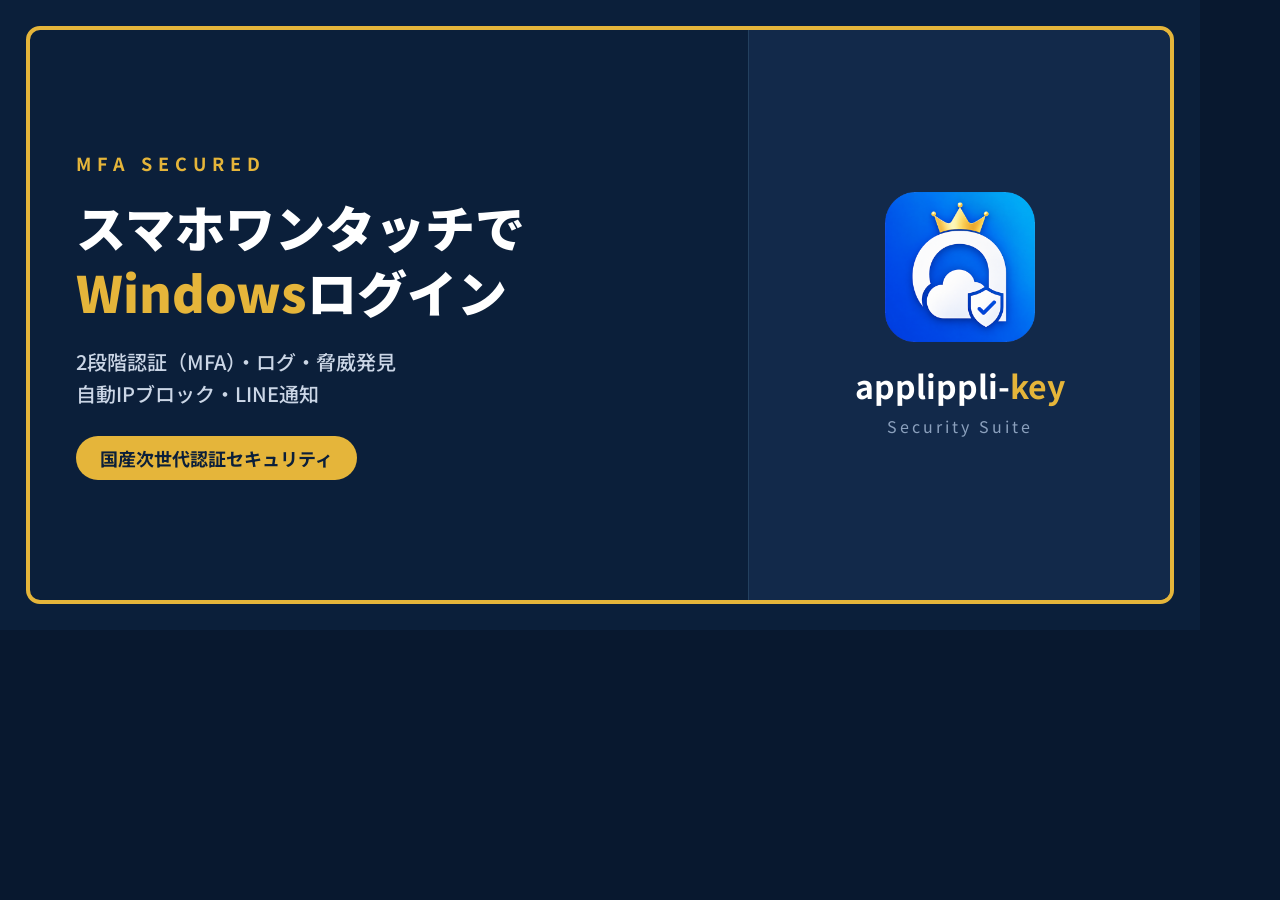
<file: dev/banner-ab.html>
<!doctype html><html lang="ja"><head><meta charset="utf-8">
<link href="https://fonts.googleapis.com/css2?family=Noto+Sans+JP:wght@400;500;700;900&display=swap" rel="stylesheet">
<style>
  *{margin:0;padding:0;box-sizing:border-box}
  html,body{background:#08182f}
  .bn{width:1200px;height:630px;background:#0b1f3a;font-family:'Noto Sans JP',sans-serif;
      padding:26px;display:flex;overflow:hidden}
  .frame{width:100%;height:100%;border:4px solid #e5b53a;border-radius:14px;display:flex;overflow:hidden}
  .left{flex:1;padding:0 46px;display:flex;flex-direction:column;justify-content:center}
  .secured{color:#e5b53a;font-size:18px;font-weight:700;letter-spacing:6px;margin-bottom:18px}
  .catch{color:#fff;font-size:50px;font-weight:900;line-height:1.3}
  .catch .g{color:#e5b53a}
  .sub{color:#cbd6e6;font-size:20px;font-weight:500;margin-top:22px;line-height:1.6}
  .pill{align-self:flex-start;margin-top:26px;background:#e5b53a;color:#0b1f3a;font-size:18px;
        font-weight:700;padding:9px 24px;border-radius:28px}
  .right{width:37%;background:#12294a;display:flex;flex-direction:column;align-items:center;
         justify-content:center;border-left:1px solid #23405f}
  .right img{width:150px;height:150px;display:block;margin-bottom:20px}
  .right .name{color:#fff;font-size:32px;font-weight:700}
  .right .name b{color:#e5b53a}
  .right .ss{color:#8ba0bd;font-size:16px;letter-spacing:3px;margin-top:6px}
</style></head>
<body>
  <div class="bn">
    <div class="frame">
      <div class="left">
        <div class="secured">MFA SECURED</div>
        <div class="catch">スマホワンタッチで<br><span class="g">Windows</span>ログイン</div>
        <div class="sub">2段階認証（MFA）・ログ・脅威発見<br>自動IPブロック・LINE通知</div>
        <div class="pill">国産次世代認証セキュリティ</div>
      </div>
      <div class="right">
        <img src="../img/key-logo.png" alt="">
        <div class="name">applippli-<b>key</b></div>
        <div class="ss">Security Suite</div>
      </div>
    </div>
  </div>
</body></html>
</file>
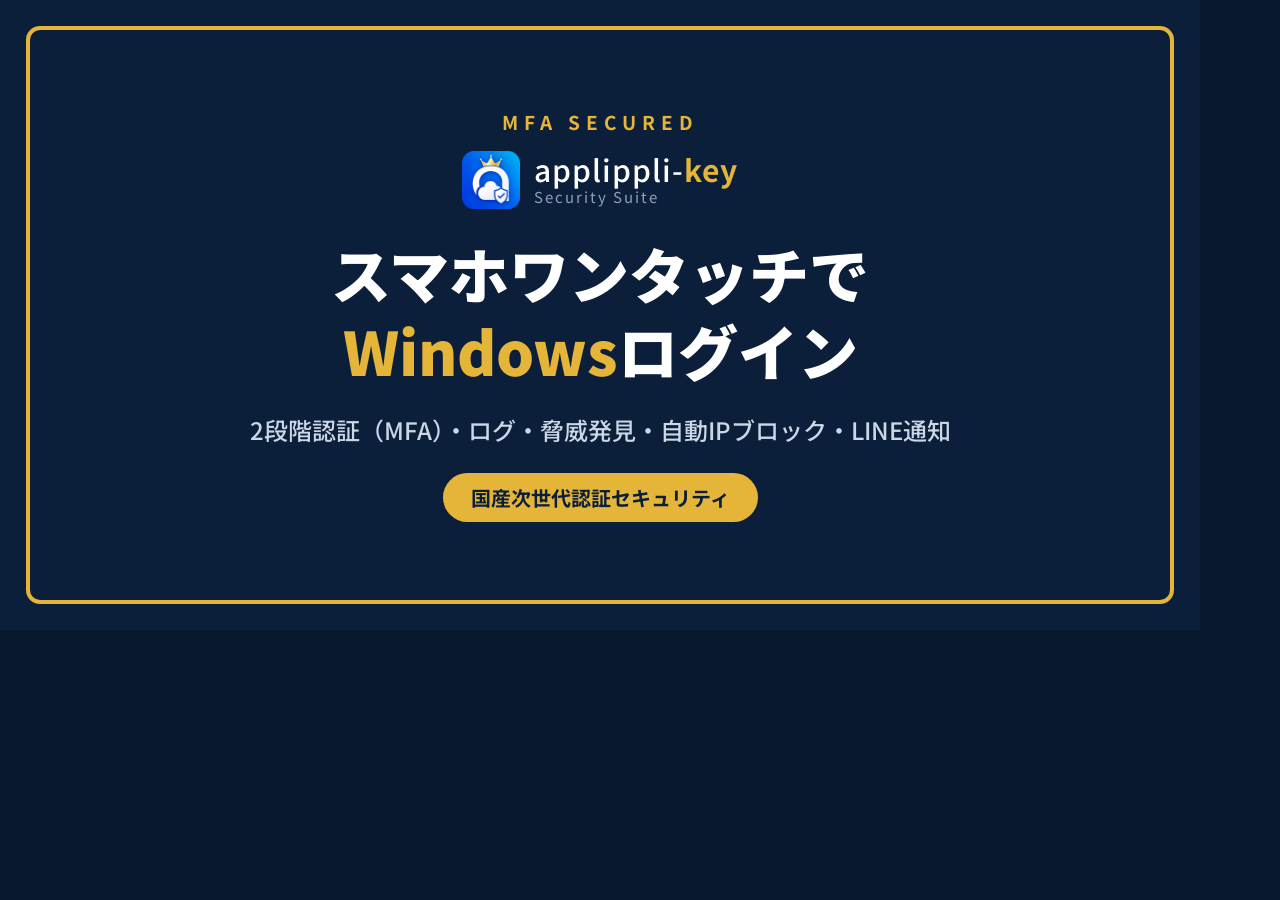
<file: dev/banner-og.html>
<!doctype html><html lang="ja"><head><meta charset="utf-8">
<link href="https://fonts.googleapis.com/css2?family=Noto+Sans+JP:wght@400;500;700;900&display=swap" rel="stylesheet">
<style>
  *{margin:0;padding:0;box-sizing:border-box}
  html,body{background:#08182f}
  .bn{width:1200px;height:630px;background:#0b1f3a;font-family:'Noto Sans JP',sans-serif;
      padding:26px;position:relative;overflow:hidden}
  .frame{width:100%;height:100%;border:4px solid #e5b53a;border-radius:14px;
         display:flex;flex-direction:column;align-items:center;justify-content:center;text-align:center}
  .secured{color:#e5b53a;font-size:19px;font-weight:700;letter-spacing:6px;margin-bottom:16px}
  .brand{display:flex;align-items:center;gap:14px;margin-bottom:26px}
  .brand img{width:58px;height:58px;display:block}
  .brand .txt{display:flex;flex-direction:column;align-items:flex-start;line-height:1.1}
  .brand .name{color:#fff;font-size:30px;font-weight:500;letter-spacing:1px}
  .brand .name b{color:#e5b53a;font-weight:700}
  .brand .ss{color:#8ba0bd;font-size:15px;letter-spacing:2px;margin-top:3px}
  .catch{color:#fff;font-size:60px;font-weight:900;line-height:1.28}
  .catch .g{color:#e5b53a}
  .sub{color:#cbd6e6;font-size:24px;font-weight:500;margin-top:24px}
  .pill{margin-top:26px;background:#e5b53a;color:#0b1f3a;font-size:20px;font-weight:700;
        padding:10px 28px;border-radius:30px}
</style></head>
<body>
  <div class="bn">
    <div class="frame">
      <div class="secured">MFA SECURED</div>
      <div class="brand">
        <img src="../img/key-logo.png" alt="">
        <span class="txt">
          <span class="name">applippli-<b>key</b></span>
          <span class="ss">Security Suite</span>
        </span>
      </div>
      <div class="catch">スマホワンタッチで<br><span class="g">Windows</span>ログイン</div>
      <div class="sub">2段階認証（MFA）・ログ・脅威発見・自動IPブロック・LINE通知</div>
      <div class="pill">国産次世代認証セキュリティ</div>
    </div>
  </div>
</body></html>
</file>
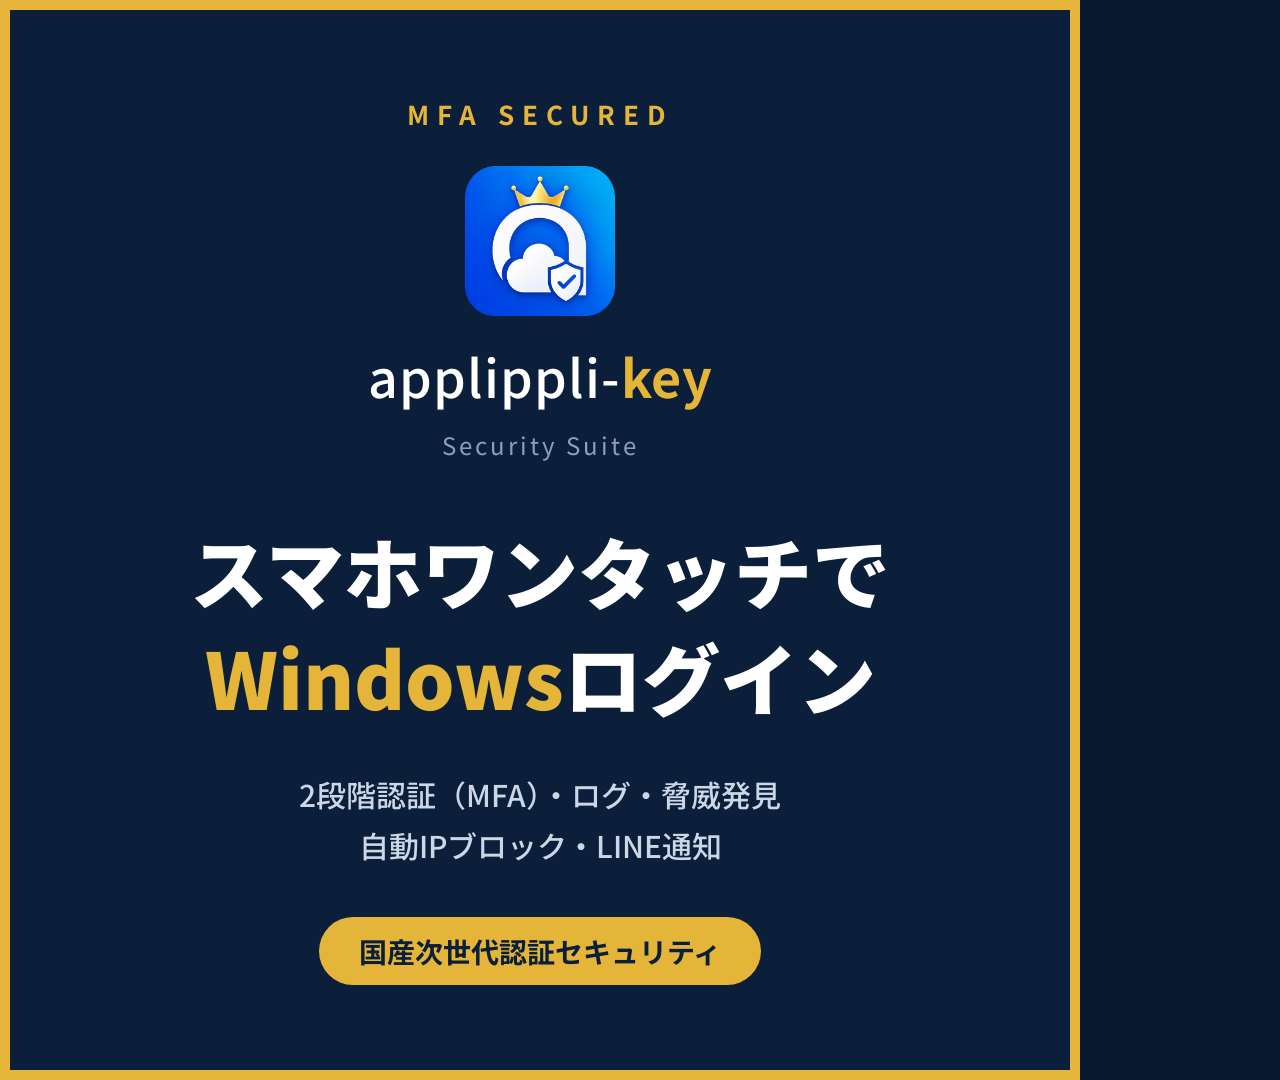
<file: dev/banner-sq.html>
<!doctype html><html lang="ja"><head><meta charset="utf-8">
<link href="https://fonts.googleapis.com/css2?family=Noto+Sans+JP:wght@400;500;700;900&display=swap" rel="stylesheet">
<style>
  *{margin:0;padding:0;box-sizing:border-box}
  html,body{background:#08182f}
  .bn{width:1080px;height:1080px;background:#0b1f3a;border:10px solid #e5b53a;
      display:flex;flex-direction:column;align-items:center;justify-content:center;
      text-align:center;font-family:'Noto Sans JP',sans-serif;position:relative;overflow:hidden}
  .brand{display:flex;flex-direction:column;align-items:center;gap:22px;margin-bottom:56px}
  .brand img{width:150px;height:150px;display:block}
  .brand .name{color:#fff;font-size:52px;font-weight:500;letter-spacing:1px}
  .brand .name b{color:#e5b53a;font-weight:700}
  .brand .ss{color:#8ba0bd;font-size:24px;letter-spacing:3px;margin-top:-8px}
  .catch{color:#fff;font-size:78px;font-weight:900;line-height:1.35}
  .catch .g{color:#e5b53a}
  .sub{color:#cbd6e6;font-size:30px;font-weight:500;margin-top:40px;line-height:1.7;padding:0 60px}
  .pill{margin-top:46px;background:#e5b53a;color:#0b1f3a;font-size:28px;font-weight:700;
        padding:14px 40px;border-radius:40px}
</style></head>
<body>
  <div class="bn" id="bn">
    <div style="color:#e5b53a;font-size:26px;font-weight:700;letter-spacing:8px;margin-bottom:34px">MFA SECURED</div>
    <div class="brand">
      <img src="../img/key-logo.png" alt="">
      <span class="name">applippli-<b>key</b></span>
      <span class="ss">Security Suite</span>
    </div>
    <div class="catch">スマホワンタッチで<br><span class="g">Windows</span>ログイン</div>
    <div class="sub">2段階認証（MFA）・ログ・脅威発見<br>自動IPブロック・LINE通知</div>
    <div class="pill">国産次世代認証セキュリティ</div>
  </div>
</body></html>
</file>
